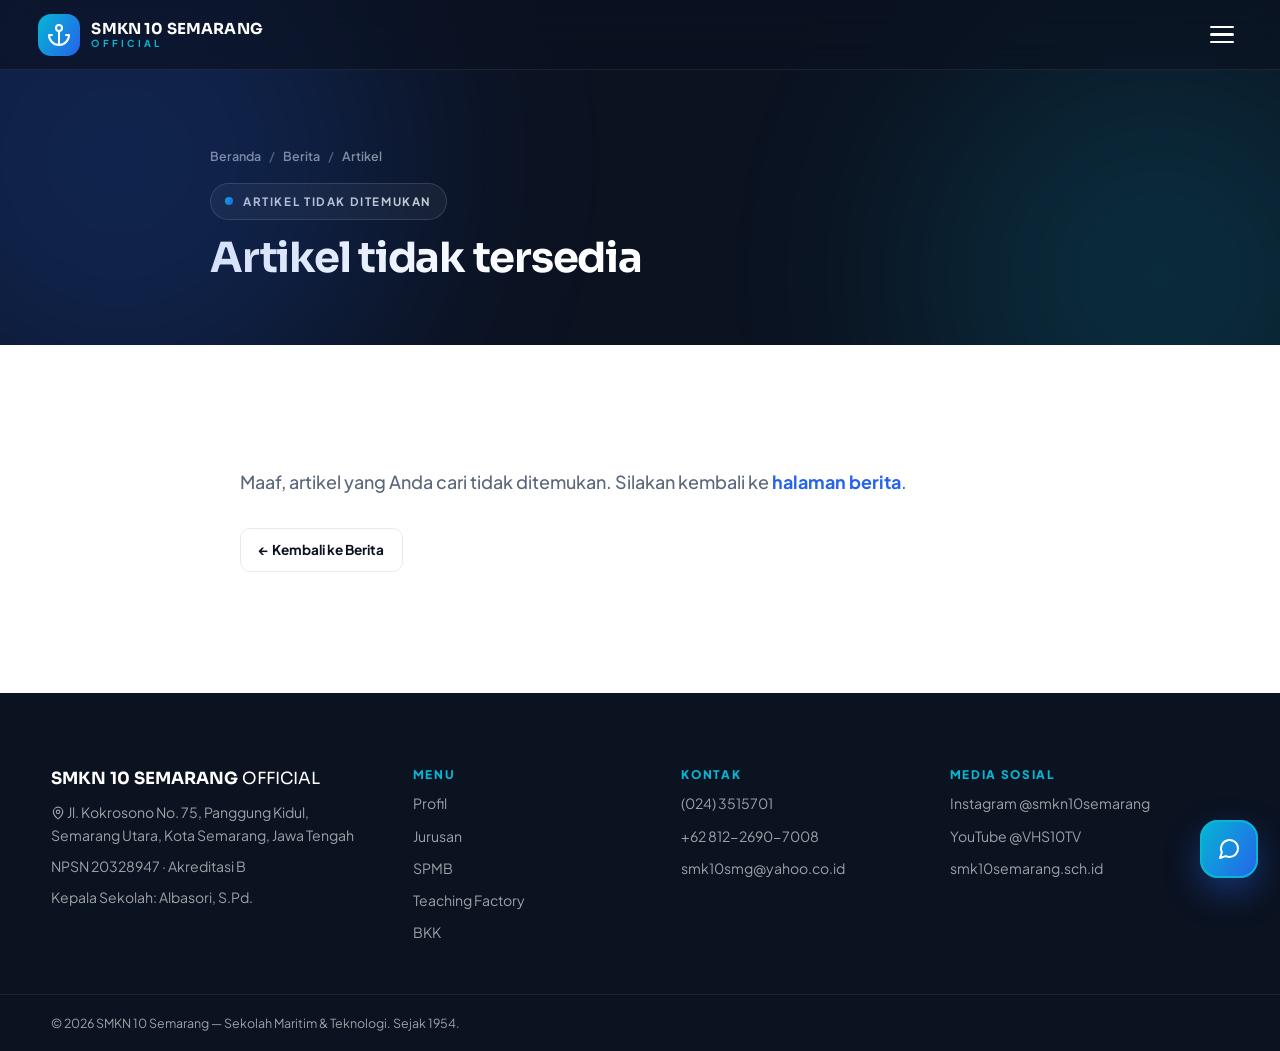
<file: public/artikel.html>
<!DOCTYPE html>
<html lang="id">
<head>
  <meta charset="UTF-8">
  <meta name="viewport" content="width=device-width, initial-scale=1.0">
  <title>Artikel | SMKN 10 Semarang</title>
  <meta name="description" content="Berita dan artikel SMKN 10 Semarang.">
  <link rel="preconnect" href="https://fonts.googleapis.com">
  <link rel="preconnect" href="https://fonts.gstatic.com" crossorigin>
  <link href="https://fonts.googleapis.com/css2?family=Sora:wght@500;600;700&family=Plus+Jakarta+Sans:wght@400;500;600;700;800&display=swap" rel="stylesheet">
  <link rel="icon" href="data:image/svg+xml,%3Csvg xmlns='http://www.w3.org/2000/svg' viewBox='0 0 64 64'%3E%3Crect width='64' height='64' rx='14' fill='%230B1220'/%3E%3Cg fill='none' stroke='%2322D3EE' stroke-width='5' stroke-linecap='round'%3E%3Ccircle cx='32' cy='16' r='7'/%3E%3Cpath d='M32 23v30M15 34H8a24 24 0 0 0 48 0h-7'/%3E%3C/g%3E%3C/svg%3E">
  <link rel="stylesheet" href="assets/css/style.css">
</head>
<body>

  <div class="scroll-progress" id="scrollProgress" aria-hidden="true"></div>
  <div data-component="sprite"></div>
  <header class="navbar" id="navbar" data-component="navbar" data-active="berita"></header>

  <!-- ═══════════ PAGE HERO ═══════════ -->
  <section class="page-hero">
    <div class="hero__mesh" aria-hidden="true">
      <span class="blob blob--a"></span>
      <span class="blob blob--b"></span>
    </div>
    <div class="container" style="max-width:860px">
      <p class="page-hero__crumb"><a href="index.html">Beranda</a> <span>/</span> <a href="berita.html">Berita</a> <span>/</span> Artikel</p>
      <p class="hero__kicker" id="aMeta" style="margin-bottom:16px">Memuat…</p>
      <h1 id="aJudul" style="font-size:clamp(1.7rem,3.6vw,2.6rem)">Memuat artikel…</h1>
    </div>
  </section>

  <!-- ═══════════ ISI ARTIKEL ═══════════ -->
  <section class="section">
    <div class="container" style="max-width:800px">
      <article class="artikel" id="aIsi">
        <p class="lead">Memuat isi artikel…</p>
      </article>
      <p class="form-note" id="aSumber" style="margin-top:30px"></p>
      <div style="margin-top:30px">
        <a href="berita.html" class="btn btn--outline btn--sm">&larr; Kembali ke Berita</a>
      </div>
    </div>
  </section>

  <footer class="footer" data-component="footer"></footer>
  <div data-component="chat"></div>

  <script src="assets/js/config.js" defer></script>
  <script src="assets/js/components.js" defer></script>
  <script src="assets/js/main.js" defer></script>
  <script defer>
  window.addEventListener("DOMContentLoaded", async () => {
    const bulan = ["Januari","Februari","Maret","April","Mei","Juni","Juli","Agustus","September","Oktober","November","Desember"];
    const esc = (s) => String(s ?? "").replace(/[&<>"]/g, (c) => ({"&":"&amp;","<":"&lt;",">":"&gt;",'"':"&quot;"}[c]));
    const id = new URLSearchParams(location.search).get("id");
    const elMeta = document.getElementById("aMeta");
    const elJudul = document.getElementById("aJudul");
    const elIsi = document.getElementById("aIsi");
    const elSumber = document.getElementById("aSumber");
    try {
      const res = await fetch(window.SITE_CONFIG.API_BASE + "/berita.json?v=" + Math.floor(Date.now()/60000), { cache: "no-cache" });
      const rows = await res.json();
      const a = rows.find((r) => r.slug === id);
      if (!a) throw new Error("tidak ditemukan");
      const d = new Date(a.tanggal + "T00:00:00");
      document.title = a.judul + " | SMKN 10 Semarang";
      elMeta.textContent = `${d.getDate()} ${bulan[d.getMonth()]} ${d.getFullYear()}`;
      elJudul.textContent = a.judul;
      elIsi.innerHTML = (a.isi || [a.ringkasan]).map((p) => `<p>${esc(p)}</p>`).join("");
      if (a.sumber) elSumber.innerHTML = `Artikel ini dimigrasikan dari arsip situs lama SMKN 10 Semarang (<a href="${esc(a.sumber)}" target="_blank" rel="noopener">sumber asli</a>).`;
    } catch (e) {
      elMeta.textContent = "Artikel tidak ditemukan";
      elJudul.textContent = "Artikel tidak tersedia";
      elIsi.innerHTML = `<p class="lead">Maaf, artikel yang Anda cari tidak ditemukan. Silakan kembali ke <a href="berita.html" style="color:var(--c2);font-weight:700">halaman berita</a>.</p>`;
    }
  });
  </script>
</body>
</html>
</file>
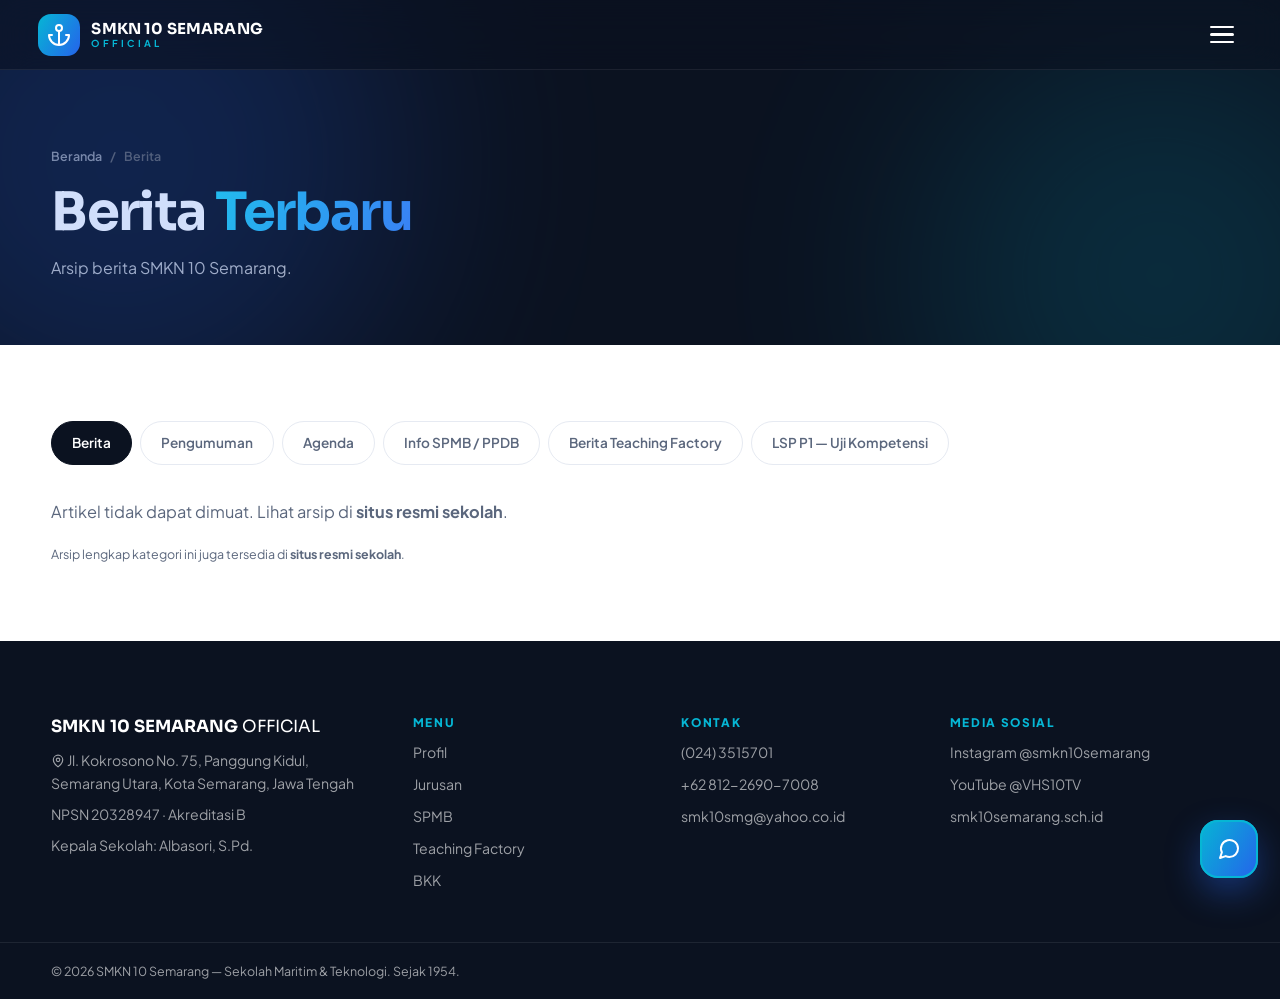
<file: public/berita.html>
<!DOCTYPE html>
<html lang="id">
<head>
  <meta charset="UTF-8">
  <meta name="viewport" content="width=device-width, initial-scale=1.0">
  <title>Berita & Kegiatan | SMKN 10 Semarang</title>
  <meta name="description" content="Berita, agenda, dan kegiatan SMKN 10 Semarang — dari prestasi siswa, kegiatan kesiswaan, sampai kerja sama industri.">
  <link rel="preconnect" href="https://fonts.googleapis.com">
  <link rel="preconnect" href="https://fonts.gstatic.com" crossorigin>
  <link href="https://fonts.googleapis.com/css2?family=Sora:wght@500;600;700&family=Plus+Jakarta+Sans:wght@400;500;600;700;800&display=swap" rel="stylesheet">
  <link rel="icon" href="data:image/svg+xml,%3Csvg xmlns='http://www.w3.org/2000/svg' viewBox='0 0 64 64'%3E%3Crect width='64' height='64' rx='14' fill='%230B1220'/%3E%3Cg fill='none' stroke='%2322D3EE' stroke-width='5' stroke-linecap='round'%3E%3Ccircle cx='32' cy='16' r='7'/%3E%3Cpath d='M32 23v30M15 34H8a24 24 0 0 0 48 0h-7'/%3E%3C/g%3E%3C/svg%3E">
  <link rel="stylesheet" href="assets/css/style.css">
</head>
<body>

  <div class="scroll-progress" id="scrollProgress" aria-hidden="true"></div>
  <div data-component="sprite"></div>
  <header class="navbar" id="navbar" data-component="navbar" data-active="berita"></header>

  <!-- ═══════════ PAGE HERO ═══════════ -->
  <section class="page-hero">
    <div class="hero__mesh" aria-hidden="true">
      <span class="blob blob--a"></span>
      <span class="blob blob--b"></span>
    </div>
    <div class="container">
      <p class="page-hero__crumb"><a href="index.html">Beranda</a> <span>/</span> <span id="crumbKategori">Berita</span></p>
      <h1 id="judulKategori">Berita <em>&amp; Kegiatan</em></h1>
      <p class="page-hero__lead" id="deskKategori">Kabar terbaru dari SMKN 10 Semarang.</p>
    </div>
  </section>

  <!-- ═══════════ FILTER KATEGORI ═══════════ -->
  <section class="section--slim section">
    <div class="container">
      <div class="rumpun-tabs" id="kategoriTabs" aria-label="Pilih kategori"></div>

      <div class="anno-list" id="artikelList" style="margin-top:10px">
        <p class="lead">Memuat artikel…</p>
      </div>

      <p class="form-note" id="arsipNote" style="margin-top:18px"></p>
    </div>
  </section>

  <footer class="footer" data-component="footer"></footer>
  <div data-component="chat"></div>

  <script src="assets/js/config.js" defer></script>
  <script src="assets/js/components.js" defer></script>
  <script src="assets/js/main.js" defer></script>
  <script defer>
  /* Halaman arsip serbaguna: ?k=<kategori> menampilkan artikel kategori itu.
     Artikel diambil dari API (berita.json / pengumuman.json); tiap kategori juga
     menautkan arsip lengkapnya di situs lama — tidak ada informasi yang hilang. */
  window.addEventListener("DOMContentLoaded", async () => {
    const BASE = window.SITE_CONFIG.API_BASE;
    const KATEGORI = {
      "berita":            { nama: "Berita",              resmi: "https://smk10semarang.sch.id/berita/" },
      "pengumuman":        { nama: "Pengumuman",          resmi: "https://smk10semarang.sch.id/pengumuman/", sumber: "pengumuman" },
      "agenda":            { nama: "Agenda",              resmi: "https://smk10semarang.sch.id/agenda/" },
      "ppdb":              { nama: "Info SPMB / PPDB",    resmi: "https://smk10semarang.sch.id/category/ppdb/" },
      "fim":               { nama: "Forum Ilmiah Mingguan", resmi: "https://smk10semarang.sch.id/forum-ilmiah-mingguan/" },
      "kesiswaan":         { nama: "Kesiswaan",           resmi: "https://smk10semarang.sch.id/" },
      "komunitas-belajar": { nama: "Komunitas Belajar",   resmi: "https://smk10semarang.sch.id/" },
      "parenting":         { nama: "Parenting",           resmi: "https://smk10semarang.sch.id/" },
      "kerohanian":        { nama: "Kerohanian",          resmi: "https://smk10semarang.sch.id/" },
      "laporan-bos":       { nama: "Laporan BOS",         resmi: "https://smk10semarang.sch.id/" },
      "tefa":              { nama: "Berita Teaching Factory", resmi: "https://smk10semarang.sch.id/category/tefa/" },
      "mou":               { nama: "MOU Industri",        resmi: "https://smk10semarang.sch.id/mou/" },
      "pelatihan":         { nama: "Kerjasama — Pelatihan", resmi: "https://smk10semarang.sch.id/category/pelatihan/" },
      "studi-tiru":        { nama: "Kerjasama — Studi Tiru", resmi: "https://smk10semarang.sch.id/category/studi-tiru/" },
      "narasumber":        { nama: "Kerjasama — Narasumber", resmi: "https://smk10semarang.sch.id/category/narasumber/" },
      "perguruan-tinggi":  { nama: "Kerjasama — Perguruan Tinggi", resmi: "https://smk10semarang.sch.id/category/perguruan-tinggi/" },
      "instansi":          { nama: "Kerjasama — Instansi Pemerintah", resmi: "https://smk10semarang.sch.id/category/instansi/" },
      "swasta":            { nama: "Kerjasama — Swasta",  resmi: "https://smk10semarang.sch.id/category/swasta/" },
      "lsp-p1":            { nama: "LSP P1 — Uji Kompetensi", resmi: "https://smk10semarang.sch.id/category/lsp-p1/" },
      "magang-guru":       { nama: "SMK PK — Magang Guru", resmi: "https://smk10semarang.sch.id/" },
      "magang-jepang":     { nama: "SMK PK — Magang Jepang", resmi: "https://smk10semarang.sch.id/" },
      "praktisi-mengajar": { nama: "SMK PK — Praktisi Mengajar", resmi: "https://smk10semarang.sch.id/" },
      "workshop":          { nama: "SMK PK — Workshop",   resmi: "https://smk10semarang.sch.id/" },
      "guru-menulis":      { nama: "Guru Menulis",        resmi: "https://smk10semarang.sch.id/" },
      "catatan-ceo":       { nama: "Catatan CEO",         resmi: "https://smk10semarang.sch.id/" },
      "kultum-ramadhan":   { nama: "Kultum Ramadhan",     resmi: "https://smk10semarang.sch.id/" },
      "siswa-menulis":     { nama: "Siswa Menulis",       resmi: "https://smk10semarang.sch.id/" }
    };
    const TAB_UTAMA = ["berita", "pengumuman", "agenda", "ppdb", "tefa", "lsp-p1"];
    const bulan = ["Jan","Feb","Mar","Apr","Mei","Jun","Jul","Agu","Sep","Okt","Nov","Des"];
    const esc = (s) => String(s ?? "").replace(/[&<>"]/g, (c) => ({"&":"&amp;","<":"&lt;",">":"&gt;",'"':"&quot;"}[c]));

    const k = new URLSearchParams(location.search).get("k") || "berita";
    const info = KATEGORI[k] || KATEGORI["berita"];

    document.title = info.nama + " | SMKN 10 Semarang";
    document.getElementById("crumbKategori").textContent = info.nama;
    document.getElementById("judulKategori").innerHTML = esc(info.nama).replace(/^(\S+)/, "$1").replace(/ (—|&amp;) /, " $1 ") ;
    document.getElementById("judulKategori").innerHTML = (() => {
      const parts = info.nama.split(" ");
      return esc(parts[0]) + " <em>" + esc(parts.slice(1).join(" ") || "Terbaru") + "</em>";
    })();
    document.getElementById("deskKategori").textContent = "Arsip " + info.nama.toLowerCase() + " SMKN 10 Semarang.";

    // tab kategori utama
    document.getElementById("kategoriTabs").innerHTML = TAB_UTAMA.map((key) =>
      `<a class="rumpun-tab ${key === k ? "is-active" : ""}" href="berita.html?k=${key}">${esc(KATEGORI[key].nama)}</a>`
    ).join("");

    const list = document.getElementById("artikelList");
    const note = document.getElementById("arsipNote");
    note.innerHTML = `Arsip lengkap kategori ini juga tersedia di <a href="${info.resmi}" target="_blank" rel="noopener"><strong>situs resmi sekolah</strong></a>.`;

    try {
      let rows;
      if (info.sumber === "pengumuman") {
        const res = await fetch(BASE + "/pengumuman.json?v=" + Math.floor(Date.now()/60000), { cache: "no-cache" });
        rows = (await res.json()).map(({ _catatan, ...r }) => ({ ...r, ringkasan: r.isi, url: "#" }));
      } else {
        const res = await fetch(BASE + "/berita.json?v=" + Math.floor(Date.now()/60000), { cache: "no-cache" });
        rows = (await res.json()).map(({ _catatan, ...r }) => r).filter((r) => r.kategori === k);
      }
      rows.sort((a, b) => (a.tanggal < b.tanggal ? 1 : -1));
      if (!rows.length) {
        list.innerHTML = `<p class="lead">Belum ada artikel pada kategori ini di situs baru — silakan lihat arsipnya di <a href="${info.resmi}" target="_blank" rel="noopener"><strong>situs resmi</strong></a>.</p>`;
        return;
      }
      list.innerHTML = rows.map((r) => {
        const d = new Date(r.tanggal + "T00:00:00");
        const internal = !!r.slug;
        const href = internal ? ("artikel.html?id=" + r.slug) : (r.url && r.url !== "#" ? r.url : info.resmi);
        return `
        <a href="${esc(href)}"${internal ? "" : " target=\"_blank\" rel=\"noopener\""} class="anno">
          <span class="anno__date"><strong>${String(d.getDate()).padStart(2, "0")}</strong><small>${bulan[d.getMonth()]} ${d.getFullYear()}</small></span>
          <span class="anno__body"><strong>${esc(r.judul)}</strong><small>${esc(r.ringkasan || "")}</small></span>
          <svg class="ic anno__arrow" aria-hidden="true"><use href="#i-arrow"/></svg>
        </a>`;
      }).join("");
    } catch (err) {
      list.innerHTML = `<p class="lead">Artikel tidak dapat dimuat. Lihat arsip di <a href="${info.resmi}" target="_blank" rel="noopener"><strong>situs resmi sekolah</strong></a>.</p>`;
    }
  });
  </script>
</body>
</html>
</file>
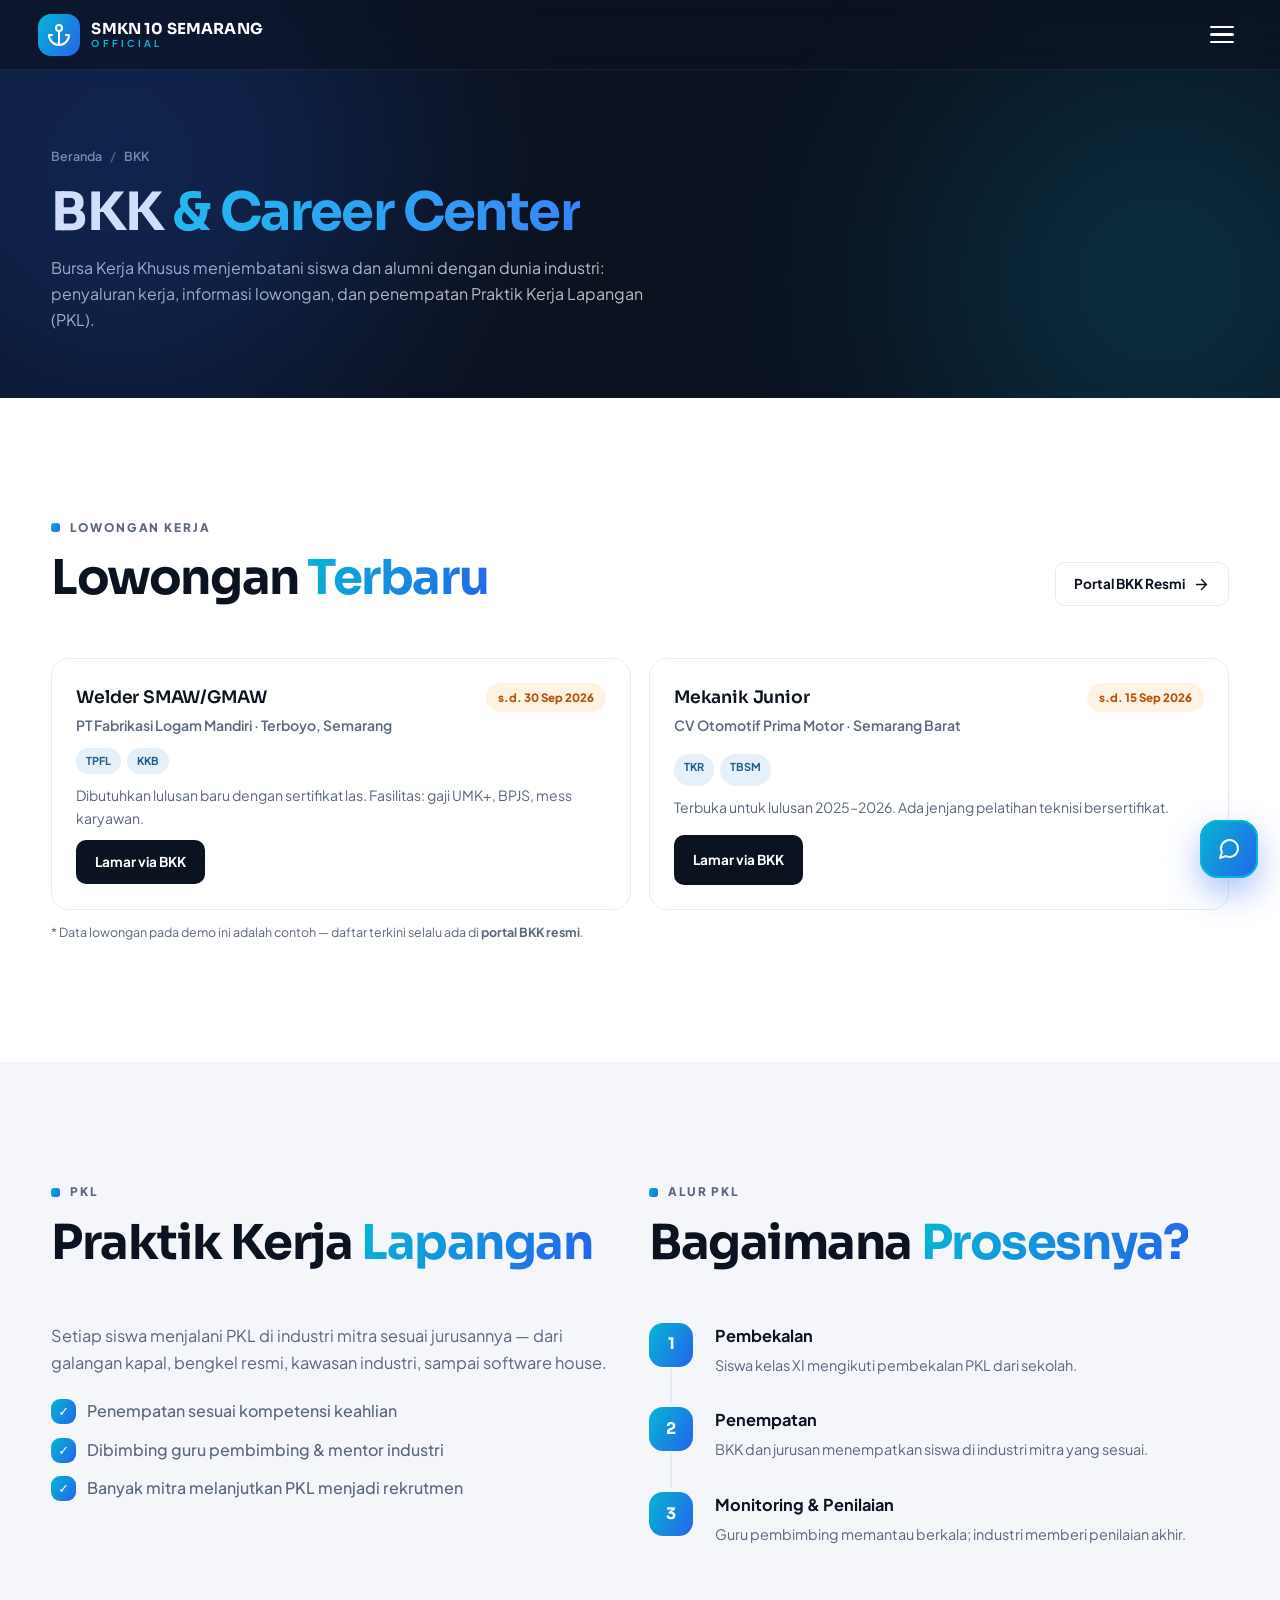
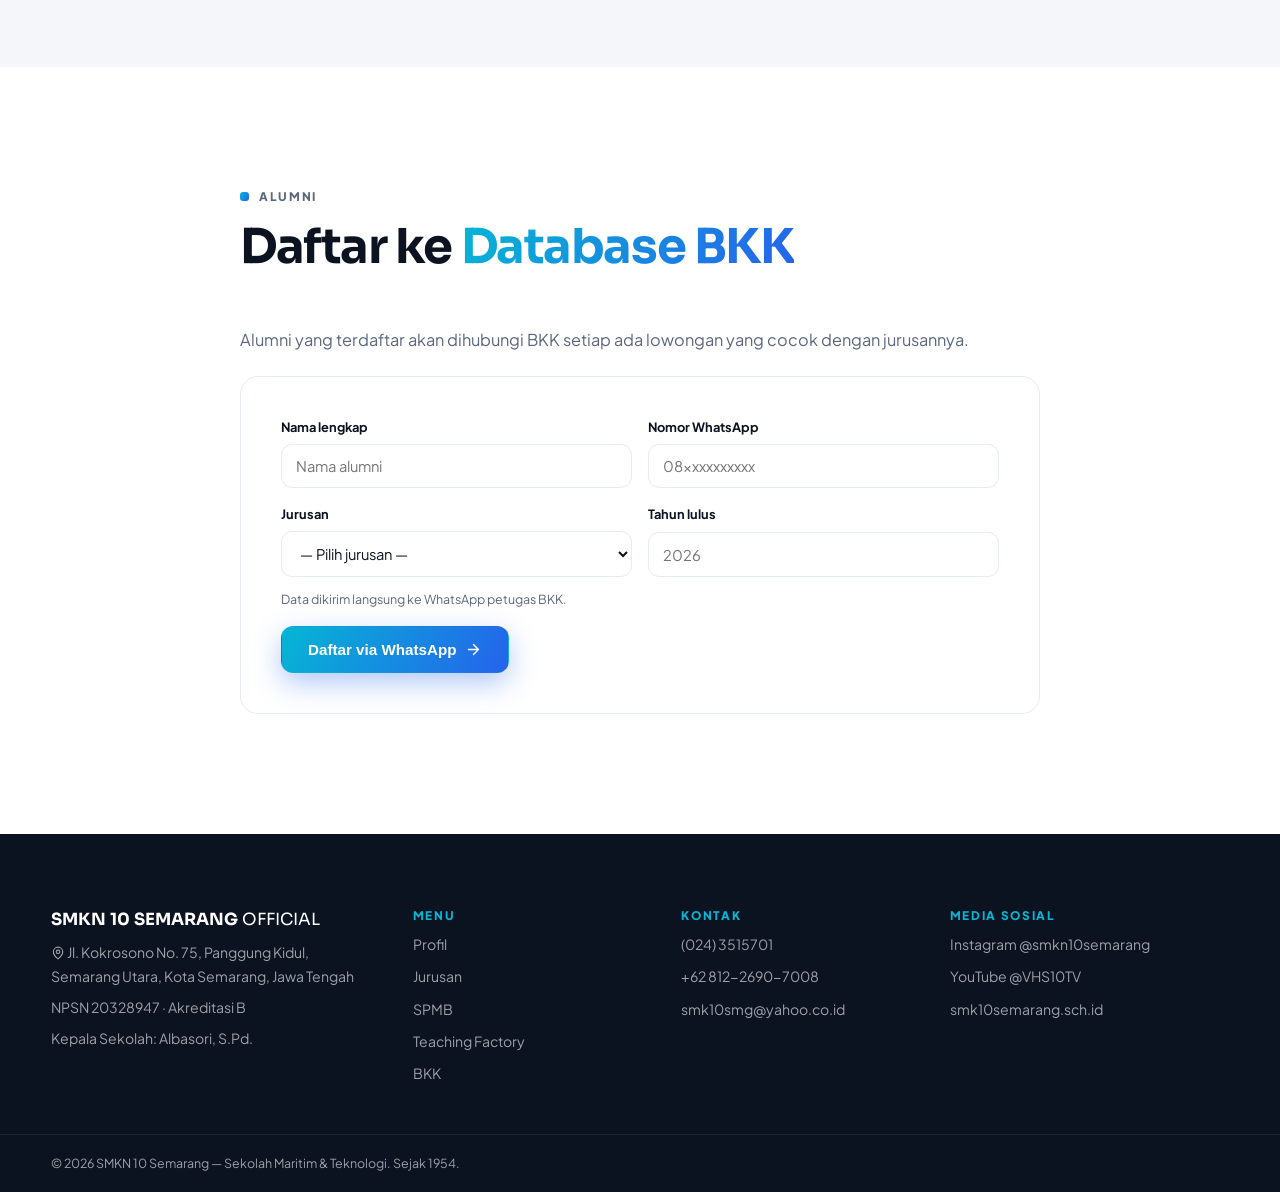
<file: public/bkk.html>
<!DOCTYPE html>
<html lang="id">
<head>
  <meta charset="UTF-8">
  <meta name="viewport" content="width=device-width, initial-scale=1.0">
  <title>BKK & Career Center | SMKN 10 Semarang</title>
  <meta name="description" content="Bursa Kerja Khusus (BKK) SMKN 10 Semarang: lowongan kerja untuk lulusan, informasi PKL, dan pendaftaran alumni. Jembatan sekolah dengan dunia industri.">
  <link rel="preconnect" href="https://fonts.googleapis.com">
  <link rel="preconnect" href="https://fonts.gstatic.com" crossorigin>
  <link href="https://fonts.googleapis.com/css2?family=Sora:wght@500;600;700&family=Plus+Jakarta+Sans:wght@400;500;600;700;800&display=swap" rel="stylesheet">
  <link rel="icon" href="data:image/svg+xml,%3Csvg xmlns='http://www.w3.org/2000/svg' viewBox='0 0 64 64'%3E%3Crect width='64' height='64' rx='14' fill='%230B1220'/%3E%3Cg fill='none' stroke='%2322D3EE' stroke-width='5' stroke-linecap='round'%3E%3Ccircle cx='32' cy='16' r='7'/%3E%3Cpath d='M32 23v30M15 34H8a24 24 0 0 0 48 0h-7'/%3E%3C/g%3E%3C/svg%3E">
  <link rel="stylesheet" href="assets/css/style.css">
</head>
<body>

  <div class="scroll-progress" id="scrollProgress" aria-hidden="true"></div>
  <div data-component="sprite"></div>
  <header class="navbar" id="navbar" data-component="navbar" data-active="bkk"></header>

  <!-- ═══════════ PAGE HERO ═══════════ -->
  <section class="page-hero">
    <div class="hero__mesh" aria-hidden="true">
      <span class="blob blob--a"></span>
      <span class="blob blob--b"></span>
    </div>
    <div class="container">
      <p class="page-hero__crumb"><a href="index.html">Beranda</a> <span>/</span> BKK</p>
      <h1>BKK <em>&amp; Career Center</em></h1>
      <p class="page-hero__lead">
        Bursa Kerja Khusus menjembatani siswa dan alumni dengan dunia industri:
        penyaluran kerja, informasi lowongan, dan penempatan Praktik Kerja Lapangan (PKL).
      </p>
    </div>
  </section>

  <!-- ═══════════ LOWONGAN ═══════════ -->
  <section class="section" id="lowongan">
    <div class="container">
      <div class="section-head section-head--row reveal">
        <div>
          <p class="eyebrow">Lowongan Kerja</p>
          <h2 class="section-title">Lowongan <em>Terbaru</em></h2>
        </div>
        <a href="https://www.bkk.smk10semarang.sch.id" class="btn btn--outline btn--sm" target="_blank" rel="noopener">Portal BKK Resmi <svg class="ic btn__arrow" aria-hidden="true"><use href="#i-arrow"/></svg></a>
      </div>

      <div class="low-grid" data-source="lowongan">
        <div class="low-card reveal">
          <div class="low-card__top">
            <div><h3>Welder SMAW/GMAW</h3><span class="low-card__company">PT Fabrikasi Logam Mandiri · Terboyo, Semarang</span></div>
            <span class="low-deadline">s.d. 30 Sep 2026</span>
          </div>
          <div class="low-chips"><span class="low-chip">TPFL</span><span class="low-chip">KKB</span></div>
          <p>Dibutuhkan lulusan baru dengan sertifikat las. Fasilitas: gaji UMK+, BPJS, mess karyawan.</p>
          <a class="btn btn--navy btn--sm" style="justify-self:start" href="https://wa.me/6281226907008?text=Halo%20BKK%2C%20saya%20ingin%20melamar%20posisi%20Welder" target="_blank" rel="noopener">Lamar via BKK</a>
        </div>
        <div class="low-card reveal">
          <div class="low-card__top">
            <div><h3>Mekanik Junior</h3><span class="low-card__company">CV Otomotif Prima Motor · Semarang Barat</span></div>
            <span class="low-deadline">s.d. 15 Sep 2026</span>
          </div>
          <div class="low-chips"><span class="low-chip">TKR</span><span class="low-chip">TBSM</span></div>
          <p>Terbuka untuk lulusan 2025–2026. Ada jenjang pelatihan teknisi bersertifikat.</p>
          <a class="btn btn--navy btn--sm" style="justify-self:start" href="https://wa.me/6281226907008?text=Halo%20BKK%2C%20saya%20ingin%20melamar%20posisi%20Mekanik%20Junior" target="_blank" rel="noopener">Lamar via BKK</a>
        </div>
      </div>
      <p class="form-note reveal">* Data lowongan pada demo ini adalah contoh — daftar terkini selalu ada di <a href="https://www.bkk.smk10semarang.sch.id" target="_blank" rel="noopener"><strong>portal BKK resmi</strong></a>.</p>
    </div>
  </section>

  <!-- ═══════════ PKL ═══════════ -->
  <section class="section section--soft" id="pkl">
    <div class="container">
      <div class="low-grid">
        <div class="reveal">
          <div class="section-head">
            <p class="eyebrow">PKL</p>
            <h2 class="section-title">Praktik Kerja <em>Lapangan</em></h2>
          </div>
          <p class="lead" style="margin-bottom:18px">
            Setiap siswa menjalani PKL di industri mitra sesuai jurusannya — dari galangan kapal,
            bengkel resmi, kawasan industri, sampai software house.
          </p>
          <ul class="checklist">
            <li>Penempatan sesuai kompetensi keahlian</li>
            <li>Dibimbing guru pembimbing &amp; mentor industri</li>
            <li>Banyak mitra melanjutkan PKL menjadi rekrutmen</li>
          </ul>
        </div>
        <div class="reveal">
          <div class="section-head">
            <p class="eyebrow">Alur PKL</p>
            <h2 class="section-title">Bagaimana <em>Prosesnya?</em></h2>
          </div>
          <div class="timeline">
            <div class="tstep">
              <span class="tstep__num">1</span>
              <div class="tstep__body"><strong>Pembekalan</strong><p>Siswa kelas XI mengikuti pembekalan PKL dari sekolah.</p></div>
            </div>
            <div class="tstep">
              <span class="tstep__num">2</span>
              <div class="tstep__body"><strong>Penempatan</strong><p>BKK dan jurusan menempatkan siswa di industri mitra yang sesuai.</p></div>
            </div>
            <div class="tstep">
              <span class="tstep__num">3</span>
              <div class="tstep__body"><strong>Monitoring &amp; Penilaian</strong><p>Guru pembimbing memantau berkala; industri memberi penilaian akhir.</p></div>
            </div>
          </div>
        </div>
      </div>
    </div>
  </section>

  <!-- ═══════════ FORM ALUMNI ═══════════ -->
  <section class="section" id="alumni-daftar">
    <div class="container" style="max-width:800px">
      <div class="section-head reveal">
        <p class="eyebrow">Alumni</p>
        <h2 class="section-title">Daftar ke <em>Database BKK</em></h2>
      </div>
      <p class="lead reveal" style="margin-bottom:22px">
        Alumni yang terdaftar akan dihubungi BKK setiap ada lowongan yang cocok dengan jurusannya.
      </p>
      <form class="form-card reveal" data-wa="Halo BKK SMKN 10 Semarang, saya alumni dan ingin terdaftar di database BKK.">
        <div class="form-grid">
          <div class="field">
            <label for="b-nama">Nama lengkap</label>
            <input id="b-nama" name="nama" data-label="Nama" type="text" required placeholder="Nama alumni">
          </div>
          <div class="field">
            <label for="b-hp">Nomor WhatsApp</label>
            <input id="b-hp" name="hp" data-label="No. WA" type="tel" required placeholder="08xxxxxxxxxx">
          </div>
          <div class="field">
            <label for="b-jurusan">Jurusan</label>
            <select id="b-jurusan" name="jurusan" data-label="Jurusan">
              <option value="">— Pilih jurusan —</option>
              <option>Nautika Kapal Niaga (NKN)</option>
              <option>Konstruksi Kapal Baja (KKB)</option>
              <option>Teknik Pemesinan Kapal (TPK)</option>
              <option>Teknik Pengelasan &amp; Fabrikasi Logam (TPFL)</option>
              <option>Teknik Kendaraan Ringan (TKR)</option>
              <option>Teknik Sepeda Motor (TBSM)</option>
              <option>Perawatan Bodi Otomotif (PBO)</option>
              <option>Rekayasa Perangkat Lunak &amp; Gim (RPLG)</option>
              <option>Manajemen Logistik (MANLOG)</option>
            </select>
          </div>
          <div class="field">
            <label for="b-lulus">Tahun lulus</label>
            <input id="b-lulus" name="lulus" data-label="Tahun lulus" type="number" min="1960" max="2030" placeholder="2026">
          </div>
        </div>
        <p class="form-note">Data dikirim langsung ke WhatsApp petugas BKK.</p>
        <button type="submit" class="btn btn--acc" style="margin-top:16px">Daftar via WhatsApp <svg class="ic btn__arrow" aria-hidden="true"><use href="#i-arrow"/></svg></button>
      </form>
    </div>
  </section>

  <footer class="footer" data-component="footer"></footer>
  <div data-component="chat"></div>

  <script src="assets/js/config.js" defer></script>
  <script src="assets/js/components.js" defer></script>
  <script src="assets/js/main.js" defer></script>
  <script src="assets/js/data.js" defer></script>
</body>
</html>
</file>
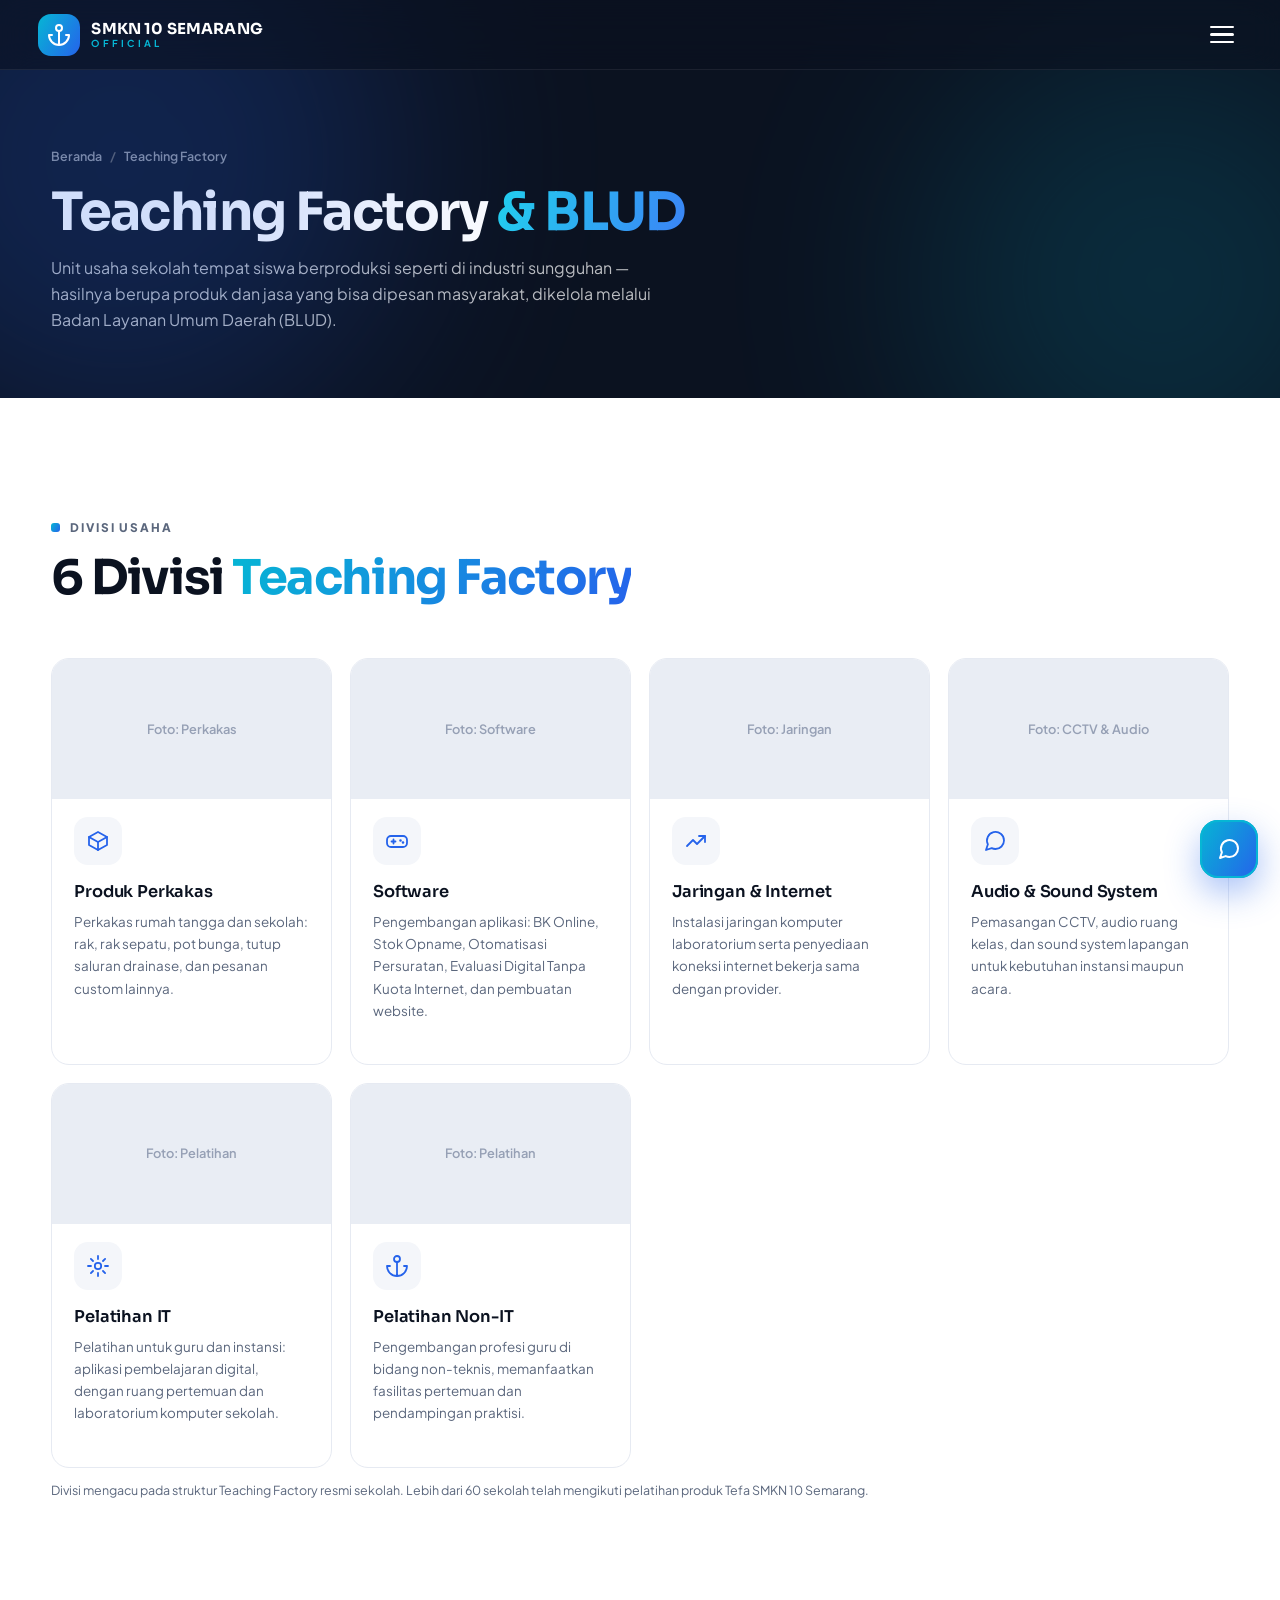
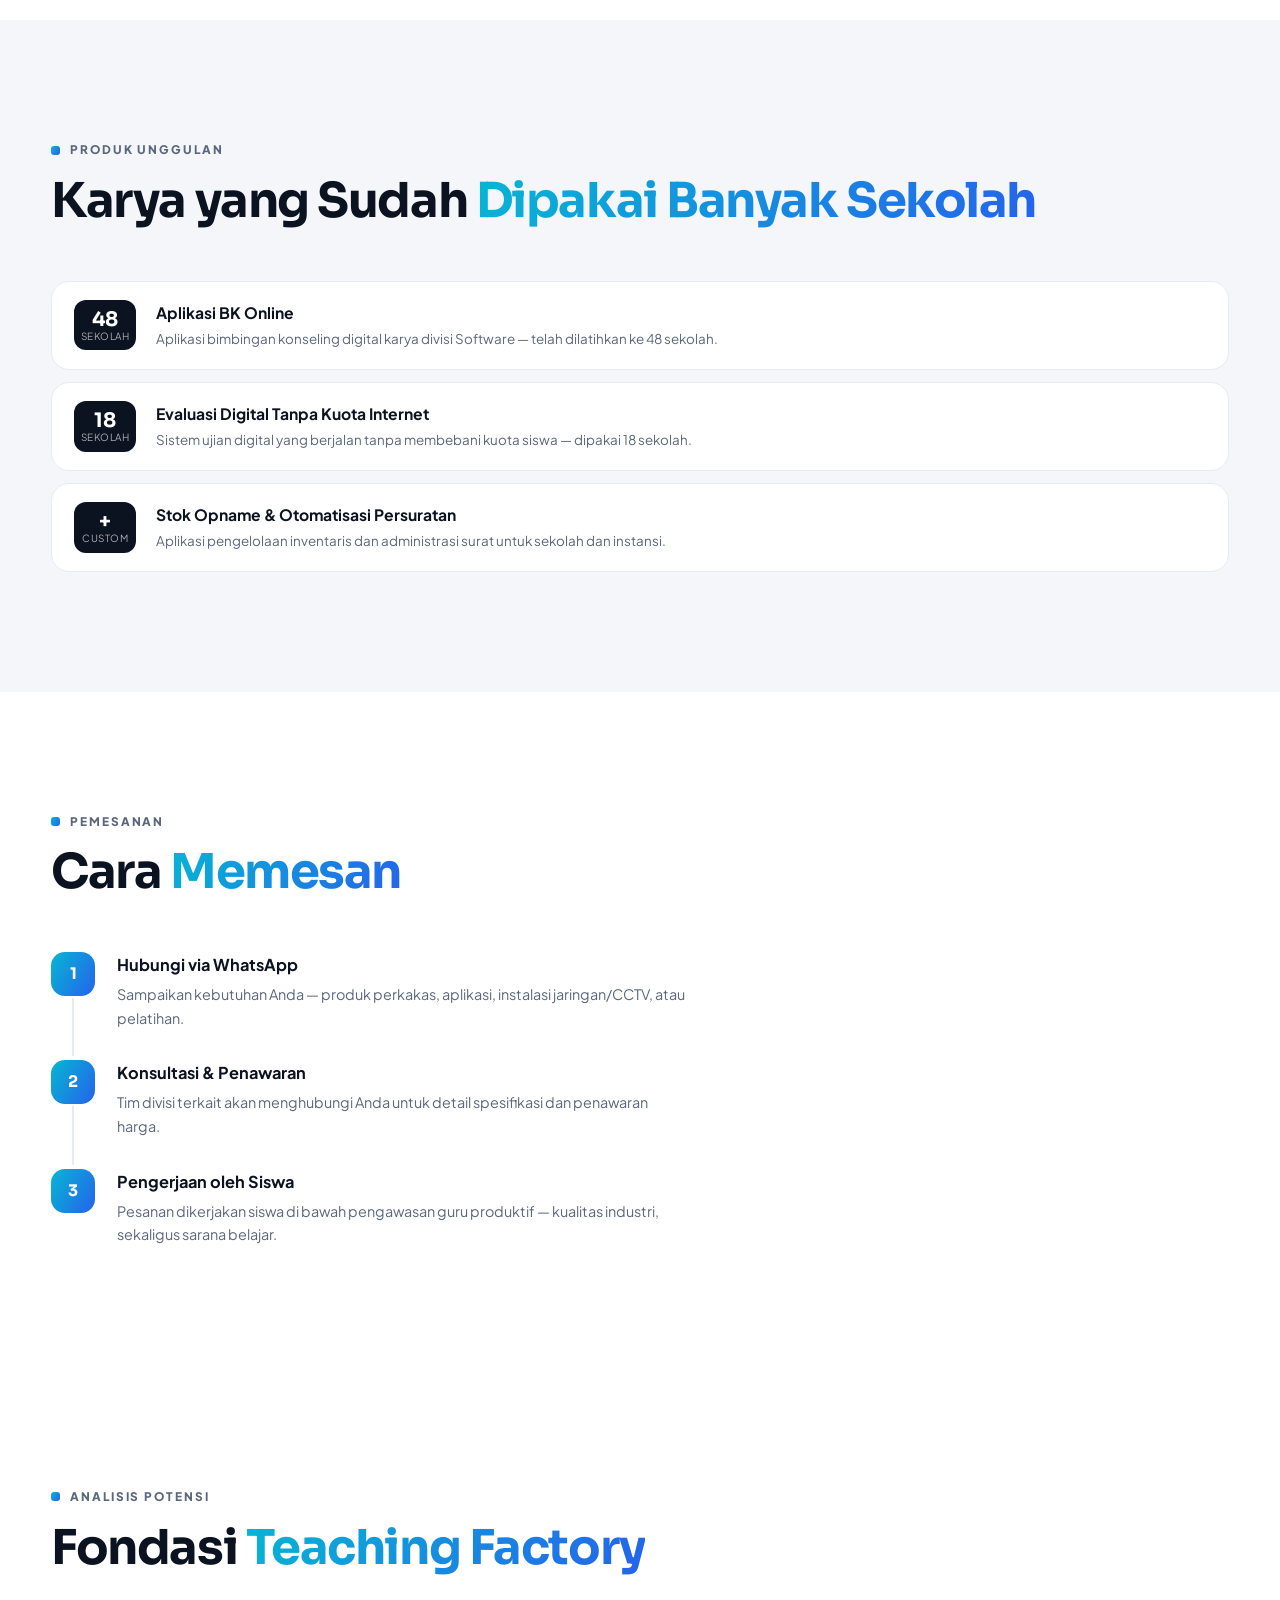
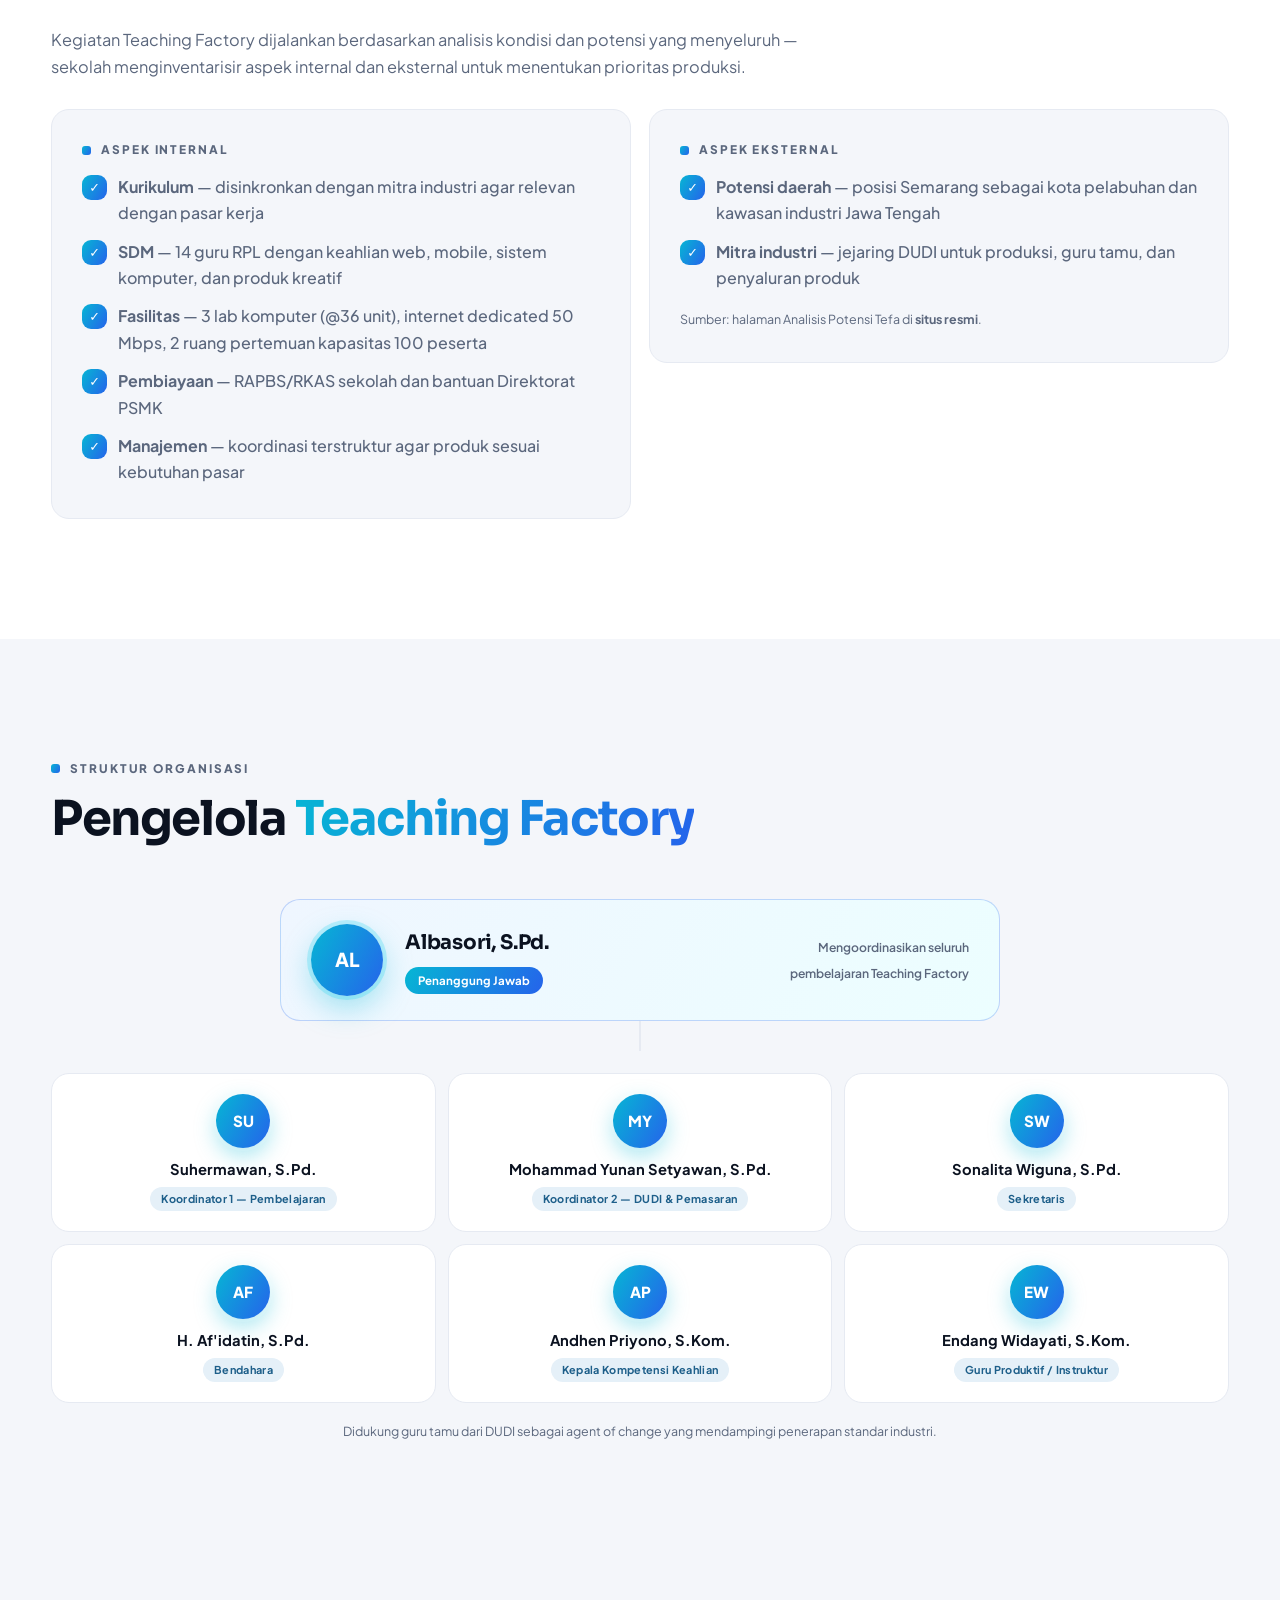
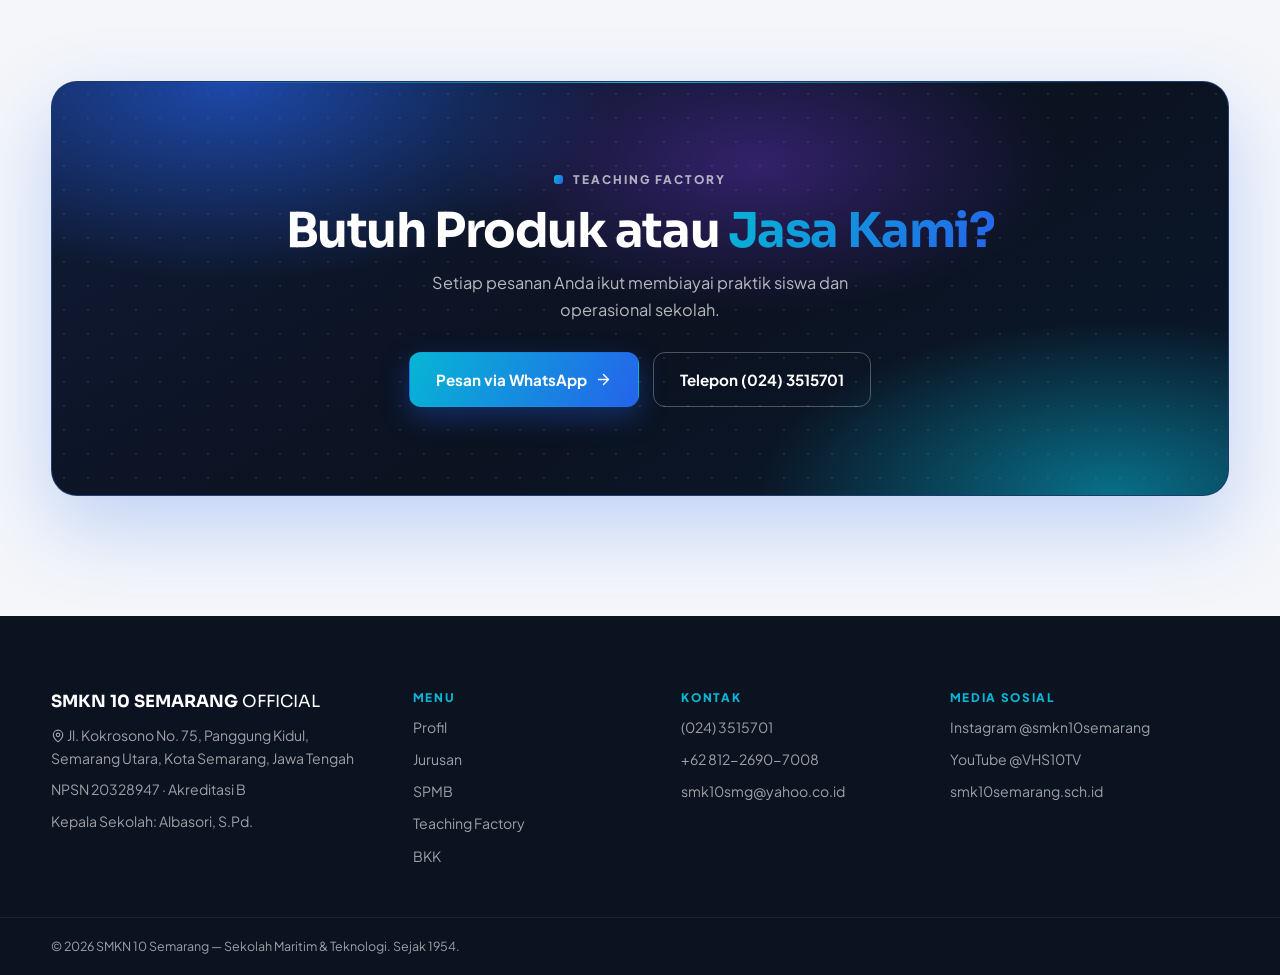
<file: public/blud.html>
<!DOCTYPE html>
<html lang="id">
<head>
  <meta charset="UTF-8">
  <meta name="viewport" content="width=device-width, initial-scale=1.0">
  <title>Teaching Factory · BLUD | SMKN 10 Semarang</title>
  <meta name="description" content="Teaching Factory SMKN 10 Semarang: 6 divisi usaha sekolah — produk perkakas, software, jaringan & internet, audio & CCTV, serta pelatihan guru. Pesan produk dan jasa karya siswa.">
  <link rel="preconnect" href="https://fonts.googleapis.com">
  <link rel="preconnect" href="https://fonts.gstatic.com" crossorigin>
  <link href="https://fonts.googleapis.com/css2?family=Sora:wght@500;600;700&family=Plus+Jakarta+Sans:wght@400;500;600;700;800&display=swap" rel="stylesheet">
  <link rel="icon" href="data:image/svg+xml,%3Csvg xmlns='http://www.w3.org/2000/svg' viewBox='0 0 64 64'%3E%3Crect width='64' height='64' rx='14' fill='%230B1220'/%3E%3Cg fill='none' stroke='%2322D3EE' stroke-width='5' stroke-linecap='round'%3E%3Ccircle cx='32' cy='16' r='7'/%3E%3Cpath d='M32 23v30M15 34H8a24 24 0 0 0 48 0h-7'/%3E%3C/g%3E%3C/svg%3E">
  <link rel="stylesheet" href="assets/css/style.css">
</head>
<body>

  <div class="scroll-progress" id="scrollProgress" aria-hidden="true"></div>
  <div data-component="sprite"></div>
  <header class="navbar" id="navbar" data-component="navbar" data-active="tefa"></header>

  <!-- ═══════════ PAGE HERO ═══════════ -->
  <section class="page-hero">
    <div class="hero__mesh" aria-hidden="true">
      <span class="blob blob--a"></span>
      <span class="blob blob--b"></span>
    </div>
    <div class="container">
      <p class="page-hero__crumb"><a href="index.html">Beranda</a> <span>/</span> Teaching Factory</p>
      <h1>Teaching Factory <em>&amp; BLUD</em></h1>
      <p class="page-hero__lead">
        Unit usaha sekolah tempat siswa berproduksi seperti di industri sungguhan —
        hasilnya berupa produk dan jasa yang bisa dipesan masyarakat, dikelola melalui
        Badan Layanan Umum Daerah (BLUD).
      </p>
    </div>
  </section>

  <!-- ═══════════ DIVISI ═══════════ -->
  <section class="section" id="divisi">
    <div class="container">
      <div class="section-head reveal">
        <p class="eyebrow">Divisi Usaha</p>
        <h2 class="section-title">6 Divisi <em>Teaching Factory</em></h2>
      </div>
      <div class="jurusan-grid">
        <div class="jcard reveal">
          <div class="photo-ph jcard__photo"><span class="photo-ph__label">Foto: Perkakas</span>
          <img src="https://images.unsplash.com/photo-1504328345606-18bbc8c9d7d1?auto=format&fit=crop&w=900&q=70" alt="Pengerjaan logam" loading="lazy" onerror="this.remove()">
        </div>
        <svg class="jcard__icon" aria-hidden="true"><use href="#i-box"/></svg>
          <h3>Produk Perkakas</h3>
          <p>Perkakas rumah tangga dan sekolah: rak, rak sepatu, pot bunga, tutup saluran drainase, dan pesanan custom lainnya.</p>
        </div>
        <div class="jcard reveal">
          <div class="photo-ph jcard__photo"><span class="photo-ph__label">Foto: Software</span>
          <img src="https://images.unsplash.com/photo-1460925895917-afdab827c52f?auto=format&fit=crop&w=900&q=70" alt="Pengembangan aplikasi" loading="lazy" onerror="this.remove()">
        </div>
        <svg class="jcard__icon" aria-hidden="true"><use href="#i-gamepad"/></svg>
          <h3>Software</h3>
          <p>Pengembangan aplikasi: BK Online, Stok Opname, Otomatisasi Persuratan, Evaluasi Digital Tanpa Kuota Internet, dan pembuatan website.</p>
        </div>
        <div class="jcard reveal">
          <div class="photo-ph jcard__photo"><span class="photo-ph__label">Foto: Jaringan</span>
          <img src="https://images.unsplash.com/photo-1517430816045-df4b7de11d1d?auto=format&fit=crop&w=900&q=70" alt="Instalasi perangkat jaringan" loading="lazy" onerror="this.remove()">
        </div>
        <svg class="jcard__icon" aria-hidden="true"><use href="#i-trend"/></svg>
          <h3>Jaringan &amp; Internet</h3>
          <p>Instalasi jaringan komputer laboratorium serta penyediaan koneksi internet bekerja sama dengan provider.</p>
        </div>
        <div class="jcard reveal">
          <div class="photo-ph jcard__photo"><span class="photo-ph__label">Foto: CCTV & Audio</span>
          <img src="https://images.unsplash.com/photo-1557597774-9d273605dfa9?auto=format&fit=crop&w=900&q=70" alt="Kamera CCTV" loading="lazy" onerror="this.remove()">
        </div>
        <svg class="jcard__icon" aria-hidden="true"><use href="#i-chat"/></svg>
          <h3>Audio &amp; Sound System</h3>
          <p>Pemasangan CCTV, audio ruang kelas, dan sound system lapangan untuk kebutuhan instansi maupun acara.</p>
        </div>
        <div class="jcard reveal">
          <div class="photo-ph jcard__photo"><span class="photo-ph__label">Foto: Pelatihan</span>
          <img src="https://images.unsplash.com/photo-1571260899304-425eee4c7efc?auto=format&fit=crop&w=900&q=70" alt="Pelatihan di ruang kelas" loading="lazy" onerror="this.remove()">
        </div>
        <svg class="jcard__icon" aria-hidden="true"><use href="#i-gear"/></svg>
          <h3>Pelatihan IT</h3>
          <p>Pelatihan untuk guru dan instansi: aplikasi pembelajaran digital, dengan ruang pertemuan dan laboratorium komputer sekolah.</p>
        </div>
        <div class="jcard reveal">
          <div class="photo-ph jcard__photo"><span class="photo-ph__label">Foto: Pelatihan</span>
          <img src="https://images.unsplash.com/photo-1523240795612-9a054b0db644?auto=format&fit=crop&w=900&q=70" alt="Diskusi kelompok" loading="lazy" onerror="this.remove()">
        </div>
        <svg class="jcard__icon" aria-hidden="true"><use href="#i-anchor"/></svg>
          <h3>Pelatihan Non-IT</h3>
          <p>Pengembangan profesi guru di bidang non-teknis, memanfaatkan fasilitas pertemuan dan pendampingan praktisi.</p>
        </div>
      </div>
      <p class="form-note reveal">Divisi mengacu pada struktur Teaching Factory resmi sekolah. Lebih dari 60 sekolah telah mengikuti pelatihan produk Tefa SMKN 10 Semarang.</p>
    </div>
  </section>

  <!-- ═══════════ PRODUK UNGGULAN ═══════════ -->
  <section class="section section--soft">
    <div class="container">
      <div class="section-head reveal">
        <p class="eyebrow">Produk Unggulan</p>
        <h2 class="section-title">Karya yang Sudah <em>Dipakai Banyak Sekolah</em></h2>
      </div>
      <div class="anno-list">
        <div class="anno reveal">
          <span class="anno__date"><strong>48</strong><small>Sekolah</small></span>
          <span class="anno__body">
            <strong>Aplikasi BK Online</strong>
            <small>Aplikasi bimbingan konseling digital karya divisi Software — telah dilatihkan ke 48 sekolah.</small>
          </span>
        </div>
        <div class="anno reveal">
          <span class="anno__date"><strong>18</strong><small>Sekolah</small></span>
          <span class="anno__body">
            <strong>Evaluasi Digital Tanpa Kuota Internet</strong>
            <small>Sistem ujian digital yang berjalan tanpa membebani kuota siswa — dipakai 18 sekolah.</small>
          </span>
        </div>
        <div class="anno reveal">
          <span class="anno__date"><strong>+</strong><small>Custom</small></span>
          <span class="anno__body">
            <strong>Stok Opname &amp; Otomatisasi Persuratan</strong>
            <small>Aplikasi pengelolaan inventaris dan administrasi surat untuk sekolah dan instansi.</small>
          </span>
        </div>
      </div>
    </div>
  </section>

  <!-- ═══════════ CARA PESAN ═══════════ -->
  <section class="section">
    <div class="container">
      <div class="section-head reveal">
        <p class="eyebrow">Pemesanan</p>
        <h2 class="section-title">Cara <em>Memesan</em></h2>
      </div>
      <div class="timeline" style="max-width:640px">
        <div class="tstep reveal">
          <span class="tstep__num">1</span>
          <div class="tstep__body">
            <strong>Hubungi via WhatsApp</strong>
            <p>Sampaikan kebutuhan Anda — produk perkakas, aplikasi, instalasi jaringan/CCTV, atau pelatihan.</p>
          </div>
        </div>
        <div class="tstep reveal">
          <span class="tstep__num">2</span>
          <div class="tstep__body">
            <strong>Konsultasi &amp; Penawaran</strong>
            <p>Tim divisi terkait akan menghubungi Anda untuk detail spesifikasi dan penawaran harga.</p>
          </div>
        </div>
        <div class="tstep reveal">
          <span class="tstep__num">3</span>
          <div class="tstep__body">
            <strong>Pengerjaan oleh Siswa</strong>
            <p>Pesanan dikerjakan siswa di bawah pengawasan guru produktif — kualitas industri, sekaligus sarana belajar.</p>
          </div>
        </div>
      </div>
    </div>
  </section>

  <!-- ═══════════ ANALISIS POTENSI ═══════════ -->
  <section class="section" id="analisis-potensi">
    <div class="container">
      <div class="section-head reveal">
        <p class="eyebrow">Analisis Potensi</p>
        <h2 class="section-title">Fondasi <em>Teaching Factory</em></h2>
      </div>
      <p class="lead reveal" style="max-width:760px;margin-bottom:28px">
        Kegiatan Teaching Factory dijalankan berdasarkan analisis kondisi dan potensi yang menyeluruh —
        sekolah menginventarisir aspek internal dan eksternal untuk menentukan prioritas produksi.
      </p>
      <div class="low-grid">
        <div class="reveal">
          <div class="vm-card">
            <p class="eyebrow">Aspek Internal</p>
            <ul class="checklist" style="margin:14px 0 0">
              <li><strong>Kurikulum</strong> — disinkronkan dengan mitra industri agar relevan dengan pasar kerja</li>
              <li><strong>SDM</strong> — 14 guru RPL dengan keahlian web, mobile, sistem komputer, dan produk kreatif</li>
              <li><strong>Fasilitas</strong> — 3 lab komputer (@36 unit), internet dedicated 50 Mbps, 2 ruang pertemuan kapasitas 100 peserta</li>
              <li><strong>Pembiayaan</strong> — RAPBS/RKAS sekolah dan bantuan Direktorat PSMK</li>
              <li><strong>Manajemen</strong> — koordinasi terstruktur agar produk sesuai kebutuhan pasar</li>
            </ul>
          </div>
        </div>
        <div class="reveal">
          <div class="vm-card">
            <p class="eyebrow">Aspek Eksternal</p>
            <ul class="checklist" style="margin:14px 0 0">
              <li><strong>Potensi daerah</strong> — posisi Semarang sebagai kota pelabuhan dan kawasan industri Jawa Tengah</li>
              <li><strong>Mitra industri</strong> — jejaring DUDI untuk produksi, guru tamu, dan penyaluran produk</li>
            </ul>
            <p class="form-note" style="margin-top:18px">Sumber: halaman Analisis Potensi Tefa di <a href="https://smk10semarang.sch.id/analisis-potensi/" target="_blank" rel="noopener"><strong>situs resmi</strong></a>.</p>
          </div>
        </div>
      </div>
    </div>
  </section>

  <!-- ═══════════ STRUKTUR ORGANISASI TEFA ═══════════ -->
  <section class="section section--soft" id="struktur-tefa">
    <div class="container">
      <div class="section-head reveal">
        <p class="eyebrow">Struktur Organisasi</p>
        <h2 class="section-title">Pengelola <em>Teaching Factory</em></h2>
      </div>
      <div class="org reveal">
        <div class="org-top">
          <span class="org-card__avatar org-top__avatar">AL</span>
          <div class="org-top__text">
            <strong>Albasori, S.Pd.</strong>
            <small>Penanggung Jawab</small>
          </div>
          <div class="org-top__aside">
            <span>Mengoordinasikan seluruh</span>
            <span>pembelajaran Teaching Factory</span>
          </div>
        </div>
        <span class="org-line" aria-hidden="true"></span>
        <div class="org-grid org-grid--3">
          <div class="org-card"><span class="org-card__avatar">SU</span><strong>Suhermawan, S.Pd.</strong><small>Koordinator 1 — Pembelajaran</small></div>
          <div class="org-card"><span class="org-card__avatar">MY</span><strong>Mohammad Yunan Setyawan, S.Pd.</strong><small>Koordinator 2 — DUDI &amp; Pemasaran</small></div>
          <div class="org-card"><span class="org-card__avatar">SW</span><strong>Sonalita Wiguna, S.Pd.</strong><small>Sekretaris</small></div>
          <div class="org-card"><span class="org-card__avatar">AF</span><strong>H. Af'idatin, S.Pd.</strong><small>Bendahara</small></div>
          <div class="org-card"><span class="org-card__avatar">AP</span><strong>Andhen Priyono, S.Kom.</strong><small>Kepala Kompetensi Keahlian</small></div>
          <div class="org-card"><span class="org-card__avatar">EW</span><strong>Endang Widayati, S.Kom.</strong><small>Guru Produktif / Instruktur</small></div>
        </div>
        <p class="form-note" style="margin-top:18px">Didukung guru tamu dari DUDI sebagai agent of change yang mendampingi penerapan standar industri.</p>
      </div>
    </div>
  </section>

  <!-- ═══════════ CTA ═══════════ -->
  <section class="section section--soft">
    <div class="container">
      <div class="cta reveal">
        <div class="cta__glow" aria-hidden="true"></div>
        <p class="eyebrow eyebrow--gold">Teaching Factory</p>
        <h2 class="section-title">Butuh Produk atau <em>Jasa Kami?</em></h2>
        <p class="lead">Setiap pesanan Anda ikut membiayai praktik siswa dan operasional sekolah.</p>
        <div class="cta__actions">
          <a href="https://wa.me/6281226907008?text=Halo%2C%20saya%20mau%20pesan%20produk%20%2F%20jasa%20Teaching%20Factory" class="btn btn--acc" target="_blank" rel="noopener">Pesan via WhatsApp <svg class="ic btn__arrow" aria-hidden="true"><use href="#i-arrow"/></svg></a>
          <a href="tel:0243515701" class="btn btn--ghost">Telepon (024) 3515701</a>
        </div>
      </div>
    </div>
  </section>

  <footer class="footer" data-component="footer"></footer>
  <div data-component="chat"></div>

  <script src="assets/js/config.js" defer></script>
  <script src="assets/js/components.js" defer></script>
  <script src="assets/js/main.js" defer></script>
  <script src="assets/js/data.js" defer></script>
</body>
</html>
</file>
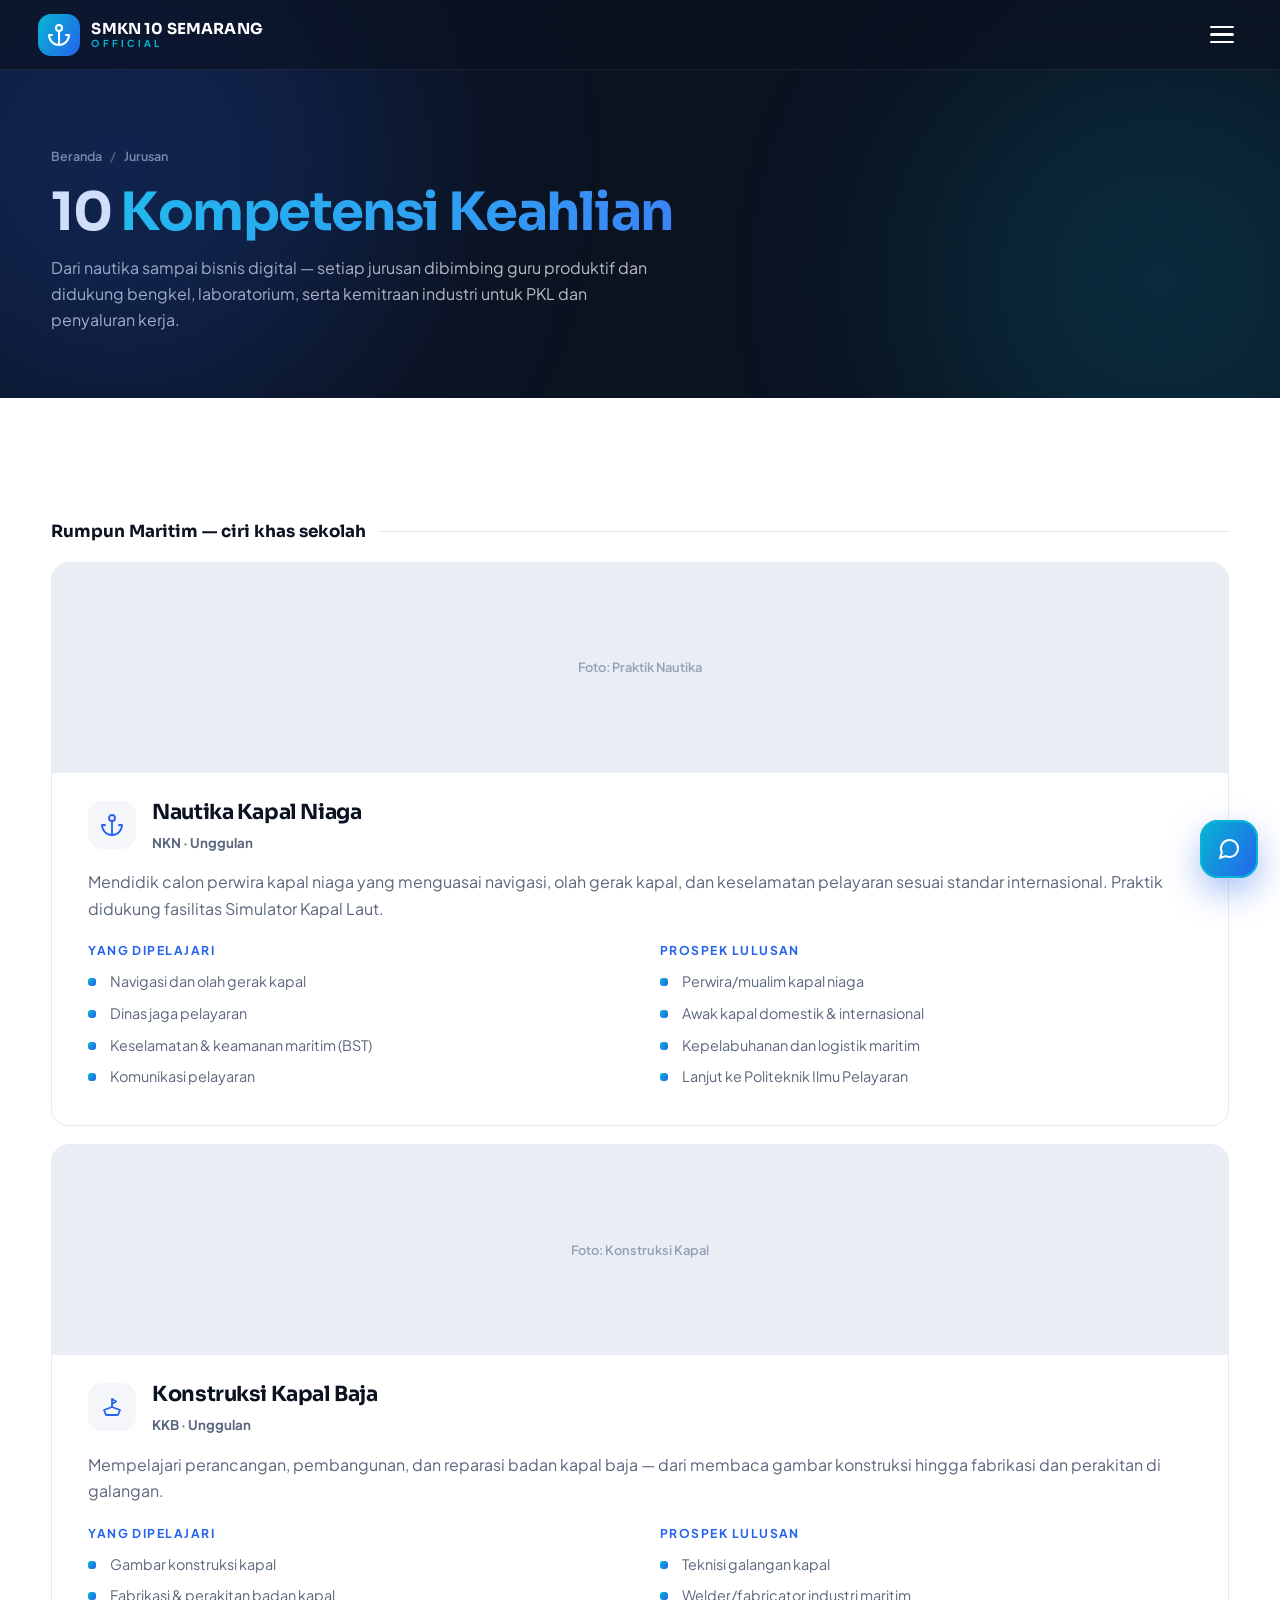
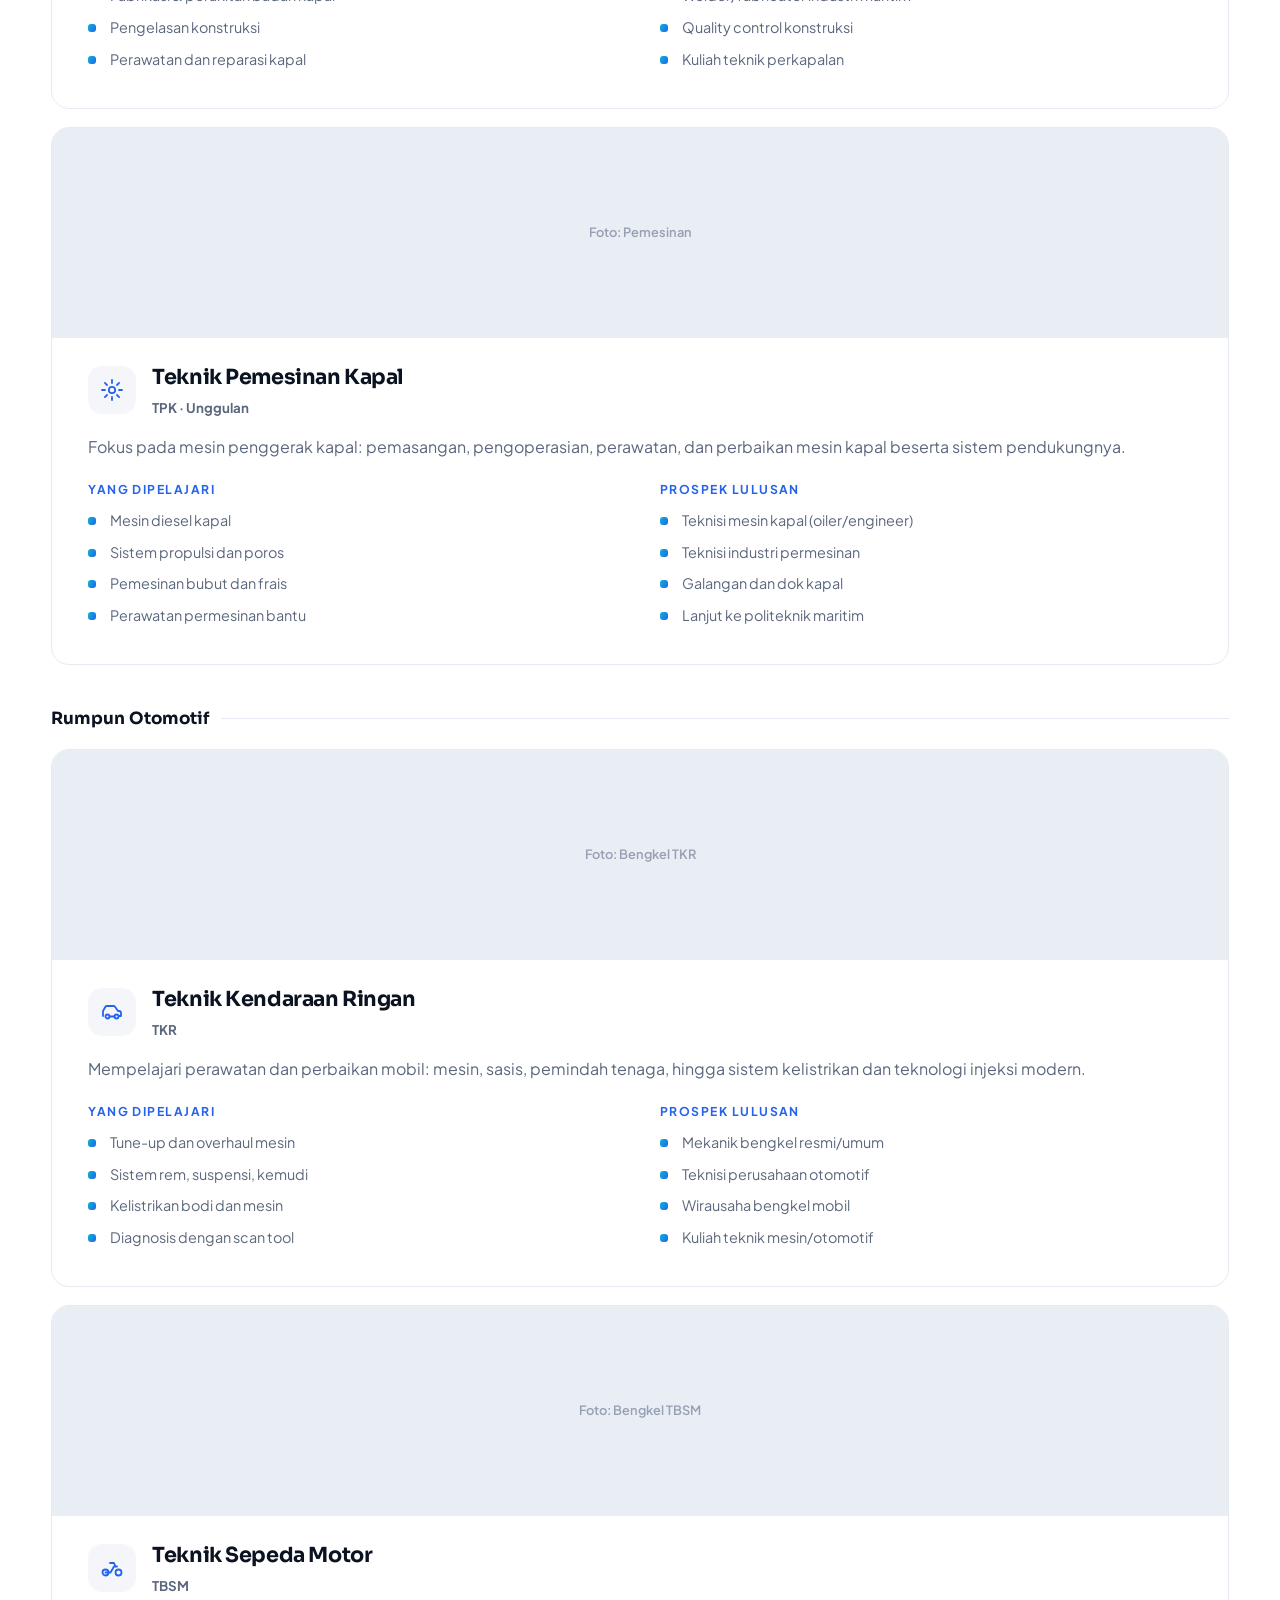
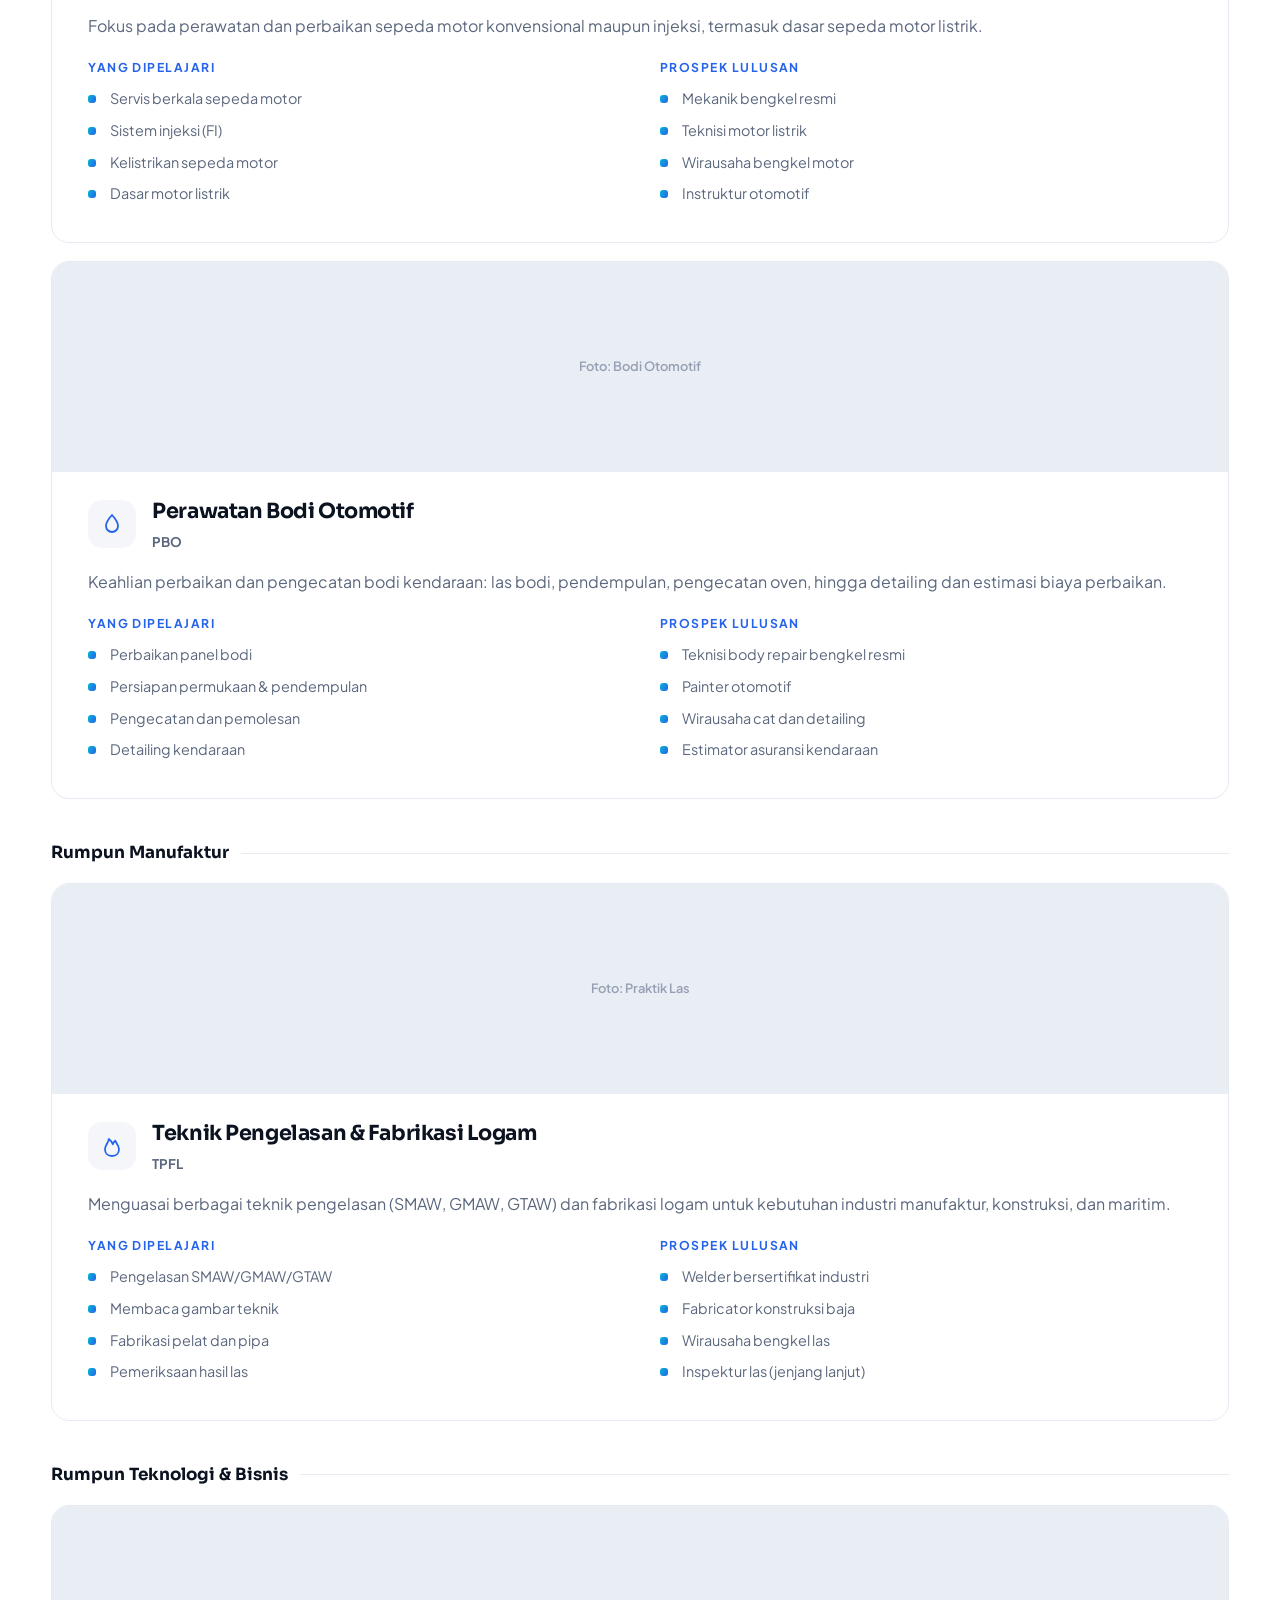
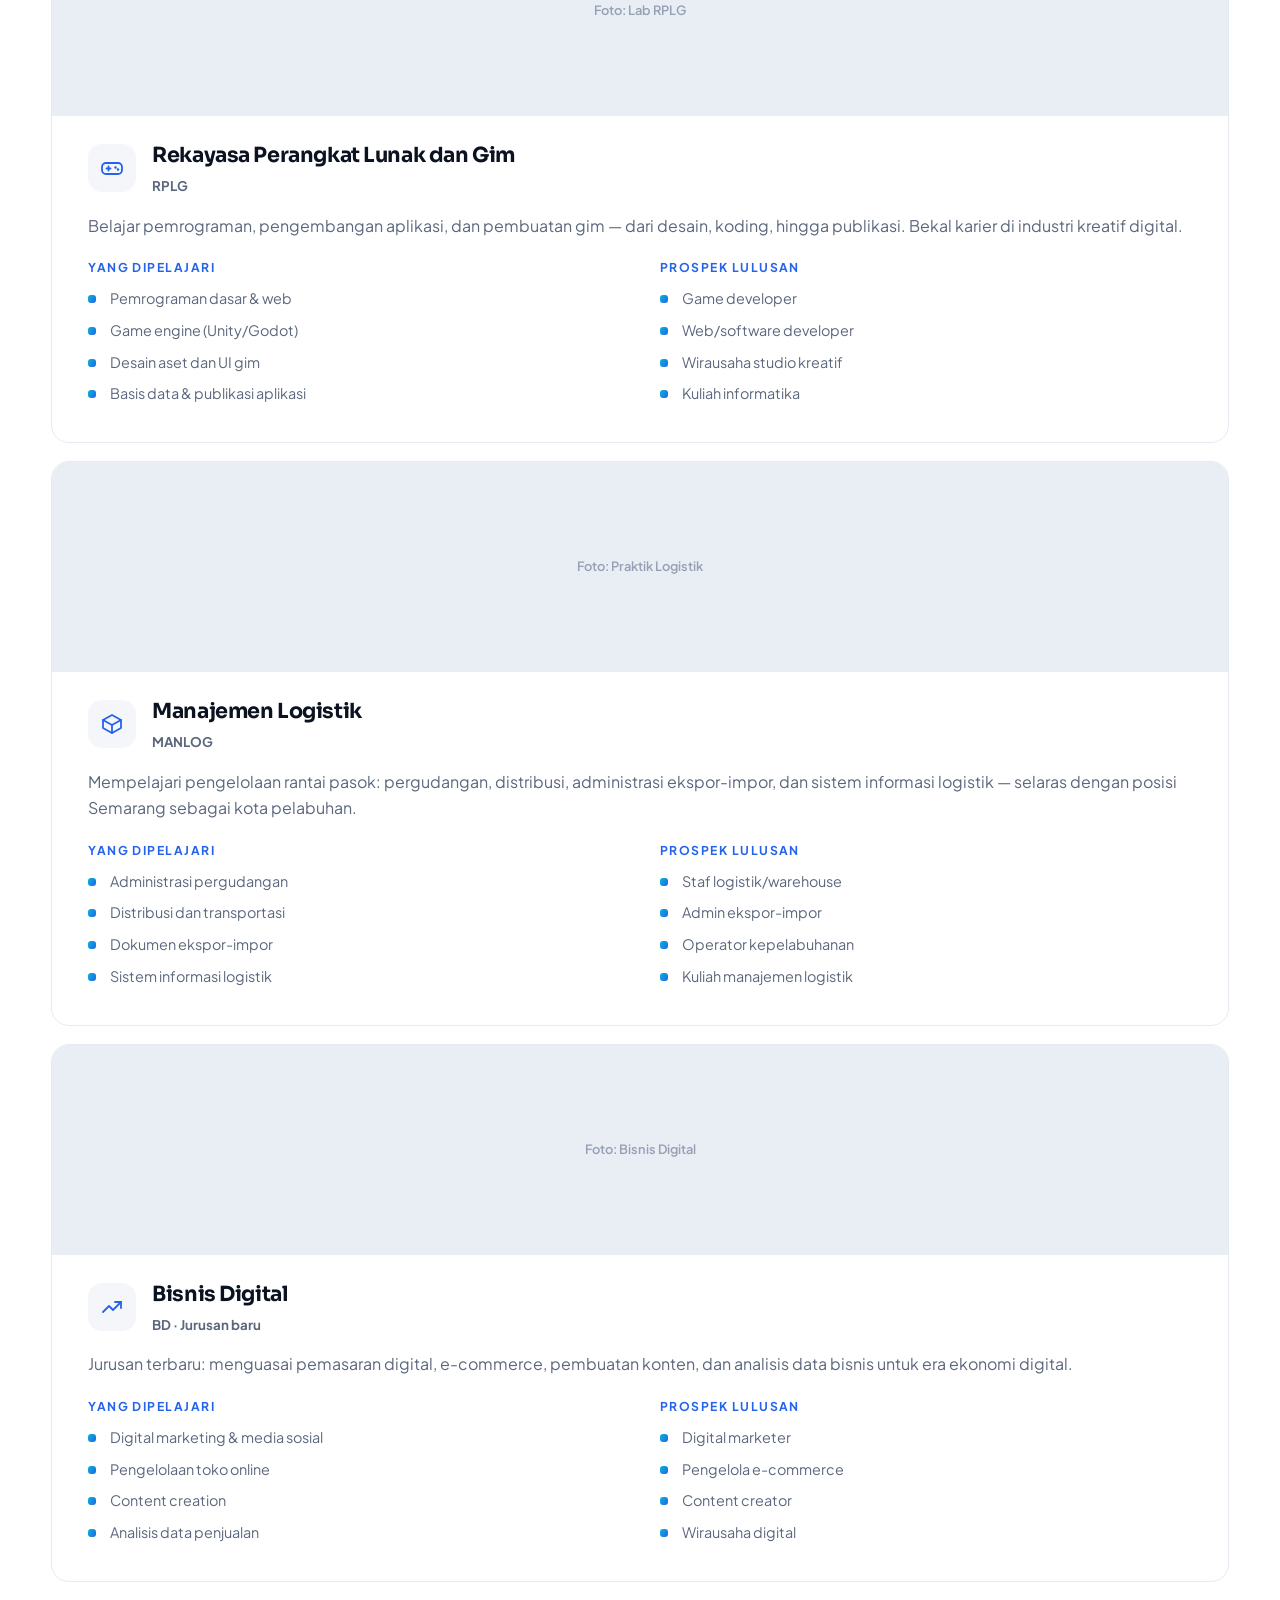
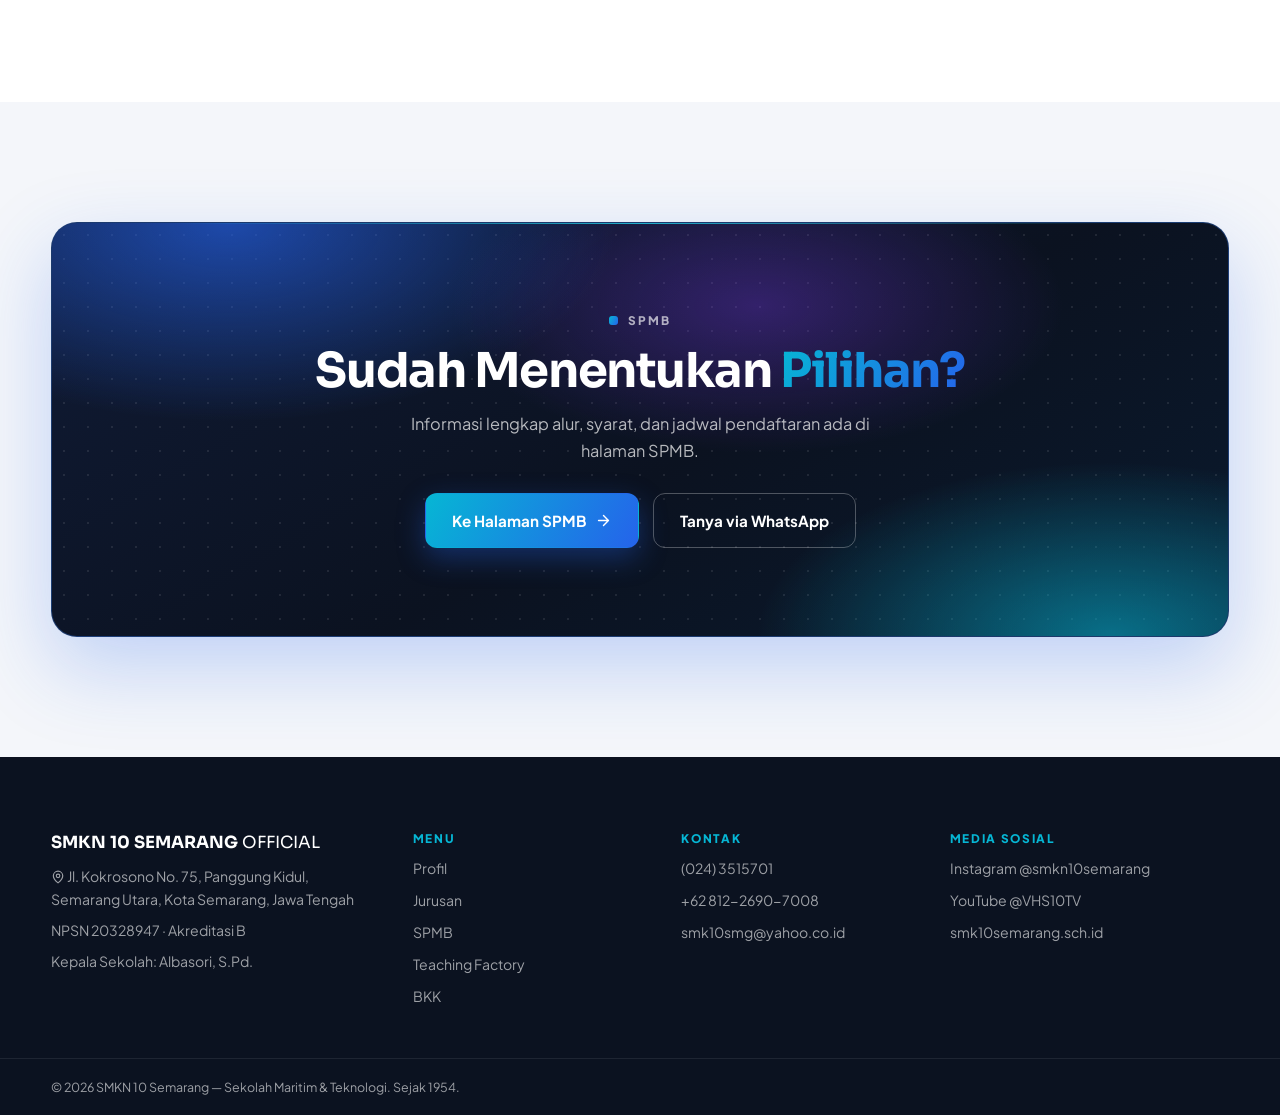
<file: public/jurusan.html>
<!DOCTYPE html>
<html lang="id">
<head>
  <meta charset="UTF-8">
  <meta name="viewport" content="width=device-width, initial-scale=1.0">
  <title>Kompetensi Keahlian | SMKN 10 Semarang</title>
  <meta name="description" content="10 kompetensi keahlian SMKN 10 Semarang: Nautika Kapal Niaga, Konstruksi Kapal Baja, Teknik Pemesinan Kapal, TPFL, TKR, TBSM, PBO, RPLG, Manajemen Logistik, dan Bisnis Digital.">
  <link rel="preconnect" href="https://fonts.googleapis.com">
  <link rel="preconnect" href="https://fonts.gstatic.com" crossorigin>
  <link href="https://fonts.googleapis.com/css2?family=Sora:wght@500;600;700&family=Plus+Jakarta+Sans:wght@400;500;600;700;800&display=swap" rel="stylesheet">
  <link rel="icon" href="data:image/svg+xml,%3Csvg xmlns='http://www.w3.org/2000/svg' viewBox='0 0 64 64'%3E%3Crect width='64' height='64' rx='14' fill='%230B1220'/%3E%3Cg fill='none' stroke='%2322D3EE' stroke-width='5' stroke-linecap='round'%3E%3Ccircle cx='32' cy='16' r='7'/%3E%3Cpath d='M32 23v30M15 34H8a24 24 0 0 0 48 0h-7'/%3E%3C/g%3E%3C/svg%3E">
  <link rel="stylesheet" href="assets/css/style.css">
</head>
<body>

  <div class="scroll-progress" id="scrollProgress" aria-hidden="true"></div>
  <div data-component="sprite"></div>
  <header class="navbar" id="navbar" data-component="navbar" data-active="spmb"></header>

  <!-- ═══════════ PAGE HERO ═══════════ -->
  <section class="page-hero">
    <div class="hero__mesh" aria-hidden="true">
      <span class="blob blob--a"></span>
      <span class="blob blob--b"></span>
    </div>
    <div class="container">
      <p class="page-hero__crumb"><a href="index.html">Beranda</a> <span>/</span> Jurusan</p>
      <h1>10 <em>Kompetensi Keahlian</em></h1>
      <p class="page-hero__lead">
        Dari nautika sampai bisnis digital — setiap jurusan dibimbing guru produktif
        dan didukung bengkel, laboratorium, serta kemitraan industri untuk PKL dan penyaluran kerja.
      </p>
    </div>
  </section>

  <!-- ═══════════ DAFTAR JURUSAN ═══════════ -->
  <section class="section">
    <div class="container">

      <h2 class="rumpun-head reveal">Rumpun Maritim — ciri khas sekolah</h2>

      <article class="detail-card reveal" id="nautika-kapal-niaga">
        <div class="photo-ph detail-card__photo"><span class="photo-ph__label">Foto: Praktik Nautika</span>
          <img src="https://images.unsplash.com/photo-1494412574643-ff11b0a5c1c3?auto=format&fit=crop&w=900&q=70" alt="Pelabuhan peti kemas" loading="lazy" onerror="this.remove()">
        </div>
        <div class="detail-card__head">
          <svg class="jcard__icon" aria-hidden="true"><use href="#i-anchor"/></svg>
          <div><h3>Nautika Kapal Niaga</h3><small>NKN · Unggulan</small></div>
        </div>
        <p>Mendidik calon perwira kapal niaga yang menguasai navigasi, olah gerak kapal, dan keselamatan pelayaran sesuai standar internasional. Praktik didukung fasilitas Simulator Kapal Laut.</p>
        <div class="jd">
          <div><h4>Yang Dipelajari</h4><ul><li>Navigasi dan olah gerak kapal</li><li>Dinas jaga pelayaran</li><li>Keselamatan &amp; keamanan maritim (BST)</li><li>Komunikasi pelayaran</li></ul></div>
          <div><h4>Prospek Lulusan</h4><ul><li>Perwira/mualim kapal niaga</li><li>Awak kapal domestik &amp; internasional</li><li>Kepelabuhanan dan logistik maritim</li><li>Lanjut ke Politeknik Ilmu Pelayaran</li></ul></div>
        </div>
      </article>

      <article class="detail-card reveal" id="konstruksi-kapal-baja">
        <div class="photo-ph detail-card__photo"><span class="photo-ph__label">Foto: Konstruksi Kapal</span>
          <img src="https://images.unsplash.com/photo-1578575437130-527eed3abbec?auto=format&fit=crop&w=900&q=70" alt="Kapal kontainer di galangan" loading="lazy" onerror="this.remove()">
        </div>
        <div class="detail-card__head">
          <svg class="jcard__icon" aria-hidden="true"><use href="#i-ship"/></svg>
          <div><h3>Konstruksi Kapal Baja</h3><small>KKB · Unggulan</small></div>
        </div>
        <p>Mempelajari perancangan, pembangunan, dan reparasi badan kapal baja — dari membaca gambar konstruksi hingga fabrikasi dan perakitan di galangan.</p>
        <div class="jd">
          <div><h4>Yang Dipelajari</h4><ul><li>Gambar konstruksi kapal</li><li>Fabrikasi &amp; perakitan badan kapal</li><li>Pengelasan konstruksi</li><li>Perawatan dan reparasi kapal</li></ul></div>
          <div><h4>Prospek Lulusan</h4><ul><li>Teknisi galangan kapal</li><li>Welder/fabricator industri maritim</li><li>Quality control konstruksi</li><li>Kuliah teknik perkapalan</li></ul></div>
        </div>
      </article>

      <article class="detail-card reveal" id="teknik-pemesinan-kapal">
        <div class="photo-ph detail-card__photo"><span class="photo-ph__label">Foto: Pemesinan</span>
          <img src="https://images.unsplash.com/photo-1504328345606-18bbc8c9d7d1?auto=format&fit=crop&w=900&q=70" alt="Mesin industri" loading="lazy" onerror="this.remove()">
        </div>
        <div class="detail-card__head">
          <svg class="jcard__icon" aria-hidden="true"><use href="#i-gear"/></svg>
          <div><h3>Teknik Pemesinan Kapal</h3><small>TPK · Unggulan</small></div>
        </div>
        <p>Fokus pada mesin penggerak kapal: pemasangan, pengoperasian, perawatan, dan perbaikan mesin kapal beserta sistem pendukungnya.</p>
        <div class="jd">
          <div><h4>Yang Dipelajari</h4><ul><li>Mesin diesel kapal</li><li>Sistem propulsi dan poros</li><li>Pemesinan bubut dan frais</li><li>Perawatan permesinan bantu</li></ul></div>
          <div><h4>Prospek Lulusan</h4><ul><li>Teknisi mesin kapal (oiler/engineer)</li><li>Teknisi industri permesinan</li><li>Galangan dan dok kapal</li><li>Lanjut ke politeknik maritim</li></ul></div>
        </div>
      </article>

      <h2 class="rumpun-head reveal">Rumpun Otomotif</h2>

      <article class="detail-card reveal" id="teknik-kendaraan-ringan">
        <div class="photo-ph detail-card__photo"><span class="photo-ph__label">Foto: Bengkel TKR</span>
          <img src="https://images.unsplash.com/photo-1487754180451-c456f719a1fc?auto=format&fit=crop&w=900&q=70" alt="Mesin mobil" loading="lazy" onerror="this.remove()">
        </div>
        <div class="detail-card__head">
          <svg class="jcard__icon" aria-hidden="true"><use href="#i-car"/></svg>
          <div><h3>Teknik Kendaraan Ringan</h3><small>TKR</small></div>
        </div>
        <p>Mempelajari perawatan dan perbaikan mobil: mesin, sasis, pemindah tenaga, hingga sistem kelistrikan dan teknologi injeksi modern.</p>
        <div class="jd">
          <div><h4>Yang Dipelajari</h4><ul><li>Tune-up dan overhaul mesin</li><li>Sistem rem, suspensi, kemudi</li><li>Kelistrikan bodi dan mesin</li><li>Diagnosis dengan scan tool</li></ul></div>
          <div><h4>Prospek Lulusan</h4><ul><li>Mekanik bengkel resmi/umum</li><li>Teknisi perusahaan otomotif</li><li>Wirausaha bengkel mobil</li><li>Kuliah teknik mesin/otomotif</li></ul></div>
        </div>
      </article>

      <article class="detail-card reveal" id="teknik-sepeda-motor">
        <div class="photo-ph detail-card__photo"><span class="photo-ph__label">Foto: Bengkel TBSM</span>
          <img src="https://images.unsplash.com/photo-1558981403-c5f9899a28bc?auto=format&fit=crop&w=900&q=70" alt="Sepeda motor" loading="lazy" onerror="this.remove()">
        </div>
        <div class="detail-card__head">
          <svg class="jcard__icon" aria-hidden="true"><use href="#i-moto"/></svg>
          <div><h3>Teknik Sepeda Motor</h3><small>TBSM</small></div>
        </div>
        <p>Fokus pada perawatan dan perbaikan sepeda motor konvensional maupun injeksi, termasuk dasar sepeda motor listrik.</p>
        <div class="jd">
          <div><h4>Yang Dipelajari</h4><ul><li>Servis berkala sepeda motor</li><li>Sistem injeksi (FI)</li><li>Kelistrikan sepeda motor</li><li>Dasar motor listrik</li></ul></div>
          <div><h4>Prospek Lulusan</h4><ul><li>Mekanik bengkel resmi</li><li>Teknisi motor listrik</li><li>Wirausaha bengkel motor</li><li>Instruktur otomotif</li></ul></div>
        </div>
      </article>

      <article class="detail-card reveal" id="perawatan-bodi-otomotif">
        <div class="photo-ph detail-card__photo"><span class="photo-ph__label">Foto: Bodi Otomotif</span>
          <img src="https://images.unsplash.com/photo-1581091226825-a6a2a5aee158?auto=format&fit=crop&w=900&q=70" alt="Teknisi di bengkel" loading="lazy" onerror="this.remove()">
        </div>
        <div class="detail-card__head">
          <svg class="jcard__icon" aria-hidden="true"><use href="#i-drop"/></svg>
          <div><h3>Perawatan Bodi Otomotif</h3><small>PBO</small></div>
        </div>
        <p>Keahlian perbaikan dan pengecatan bodi kendaraan: las bodi, pendempulan, pengecatan oven, hingga detailing dan estimasi biaya perbaikan.</p>
        <div class="jd">
          <div><h4>Yang Dipelajari</h4><ul><li>Perbaikan panel bodi</li><li>Persiapan permukaan &amp; pendempulan</li><li>Pengecatan dan pemolesan</li><li>Detailing kendaraan</li></ul></div>
          <div><h4>Prospek Lulusan</h4><ul><li>Teknisi body repair bengkel resmi</li><li>Painter otomotif</li><li>Wirausaha cat dan detailing</li><li>Estimator asuransi kendaraan</li></ul></div>
        </div>
      </article>

      <h2 class="rumpun-head reveal">Rumpun Manufaktur</h2>

      <article class="detail-card reveal" id="teknik-pengelasan-fabrikasi-logam">
        <div class="photo-ph detail-card__photo"><span class="photo-ph__label">Foto: Praktik Las</span>
          <img src="https://images.unsplash.com/photo-1504917595217-d4dc5ebe6122?auto=format&fit=crop&w=900&q=70" alt="Percikan las" loading="lazy" onerror="this.remove()">
        </div>
        <div class="detail-card__head">
          <svg class="jcard__icon" aria-hidden="true"><use href="#i-flame"/></svg>
          <div><h3>Teknik Pengelasan &amp; Fabrikasi Logam</h3><small>TPFL</small></div>
        </div>
        <p>Menguasai berbagai teknik pengelasan (SMAW, GMAW, GTAW) dan fabrikasi logam untuk kebutuhan industri manufaktur, konstruksi, dan maritim.</p>
        <div class="jd">
          <div><h4>Yang Dipelajari</h4><ul><li>Pengelasan SMAW/GMAW/GTAW</li><li>Membaca gambar teknik</li><li>Fabrikasi pelat dan pipa</li><li>Pemeriksaan hasil las</li></ul></div>
          <div><h4>Prospek Lulusan</h4><ul><li>Welder bersertifikat industri</li><li>Fabricator konstruksi baja</li><li>Wirausaha bengkel las</li><li>Inspektur las (jenjang lanjut)</li></ul></div>
        </div>
      </article>

      <h2 class="rumpun-head reveal">Rumpun Teknologi &amp; Bisnis</h2>

      <article class="detail-card reveal" id="rekayasa-perangkat-lunak-gim">
        <div class="photo-ph detail-card__photo"><span class="photo-ph__label">Foto: Lab RPLG</span>
          <img src="https://images.unsplash.com/photo-1461749280684-dccba630e2f6?auto=format&fit=crop&w=900&q=70" alt="Kode program" loading="lazy" onerror="this.remove()">
        </div>
        <div class="detail-card__head">
          <svg class="jcard__icon" aria-hidden="true"><use href="#i-gamepad"/></svg>
          <div><h3>Rekayasa Perangkat Lunak dan Gim</h3><small>RPLG</small></div>
        </div>
        <p>Belajar pemrograman, pengembangan aplikasi, dan pembuatan gim — dari desain, koding, hingga publikasi. Bekal karier di industri kreatif digital.</p>
        <div class="jd">
          <div><h4>Yang Dipelajari</h4><ul><li>Pemrograman dasar &amp; web</li><li>Game engine (Unity/Godot)</li><li>Desain aset dan UI gim</li><li>Basis data &amp; publikasi aplikasi</li></ul></div>
          <div><h4>Prospek Lulusan</h4><ul><li>Game developer</li><li>Web/software developer</li><li>Wirausaha studio kreatif</li><li>Kuliah informatika</li></ul></div>
        </div>
      </article>

      <article class="detail-card reveal" id="manajemen-logistik">
        <div class="photo-ph detail-card__photo"><span class="photo-ph__label">Foto: Praktik Logistik</span>
          <img src="https://images.unsplash.com/photo-1553413077-190dd305871c?auto=format&fit=crop&w=900&q=70" alt="Gudang logistik" loading="lazy" onerror="this.remove()">
        </div>
        <div class="detail-card__head">
          <svg class="jcard__icon" aria-hidden="true"><use href="#i-box"/></svg>
          <div><h3>Manajemen Logistik</h3><small>MANLOG</small></div>
        </div>
        <p>Mempelajari pengelolaan rantai pasok: pergudangan, distribusi, administrasi ekspor-impor, dan sistem informasi logistik — selaras dengan posisi Semarang sebagai kota pelabuhan.</p>
        <div class="jd">
          <div><h4>Yang Dipelajari</h4><ul><li>Administrasi pergudangan</li><li>Distribusi dan transportasi</li><li>Dokumen ekspor-impor</li><li>Sistem informasi logistik</li></ul></div>
          <div><h4>Prospek Lulusan</h4><ul><li>Staf logistik/warehouse</li><li>Admin ekspor-impor</li><li>Operator kepelabuhanan</li><li>Kuliah manajemen logistik</li></ul></div>
        </div>
      </article>

      <article class="detail-card reveal" id="bisnis-digital">
        <div class="photo-ph detail-card__photo"><span class="photo-ph__label">Foto: Bisnis Digital</span>
          <img src="https://images.unsplash.com/photo-1460925895917-afdab827c52f?auto=format&fit=crop&w=900&q=70" alt="Analitik bisnis di laptop" loading="lazy" onerror="this.remove()">
        </div>
        <div class="detail-card__head">
          <svg class="jcard__icon" aria-hidden="true"><use href="#i-trend"/></svg>
          <div><h3>Bisnis Digital</h3><small>BD · Jurusan baru</small></div>
        </div>
        <p>Jurusan terbaru: menguasai pemasaran digital, e-commerce, pembuatan konten, dan analisis data bisnis untuk era ekonomi digital.</p>
        <div class="jd">
          <div><h4>Yang Dipelajari</h4><ul><li>Digital marketing &amp; media sosial</li><li>Pengelolaan toko online</li><li>Content creation</li><li>Analisis data penjualan</li></ul></div>
          <div><h4>Prospek Lulusan</h4><ul><li>Digital marketer</li><li>Pengelola e-commerce</li><li>Content creator</li><li>Wirausaha digital</li></ul></div>
        </div>
      </article>

    </div>
  </section>

  <!-- ═══════════ CTA ═══════════ -->
  <section class="section section--soft">
    <div class="container">
      <div class="cta reveal">
        <div class="cta__glow" aria-hidden="true"></div>
        <p class="eyebrow eyebrow--gold">SPMB</p>
        <h2 class="section-title">Sudah Menentukan <em>Pilihan?</em></h2>
        <p class="lead">Informasi lengkap alur, syarat, dan jadwal pendaftaran ada di halaman SPMB.</p>
        <div class="cta__actions">
          <a href="spmb.html" class="btn btn--acc">Ke Halaman SPMB <svg class="ic btn__arrow" aria-hidden="true"><use href="#i-arrow"/></svg></a>
          <a href="https://wa.me/6281226907008?text=Halo%2C%20saya%20mau%20tanya%20soal%20jurusan%20di%20SMKN%2010%20Semarang" class="btn btn--ghost" target="_blank" rel="noopener">Tanya via WhatsApp</a>
        </div>
      </div>
    </div>
  </section>

  <footer class="footer" data-component="footer"></footer>
  <div data-component="chat"></div>

  <script src="assets/js/config.js" defer></script>
  <script src="assets/js/components.js" defer></script>
  <script src="assets/js/main.js" defer></script>
  <script src="assets/js/data.js" defer></script>
</body>
</html>
</file>
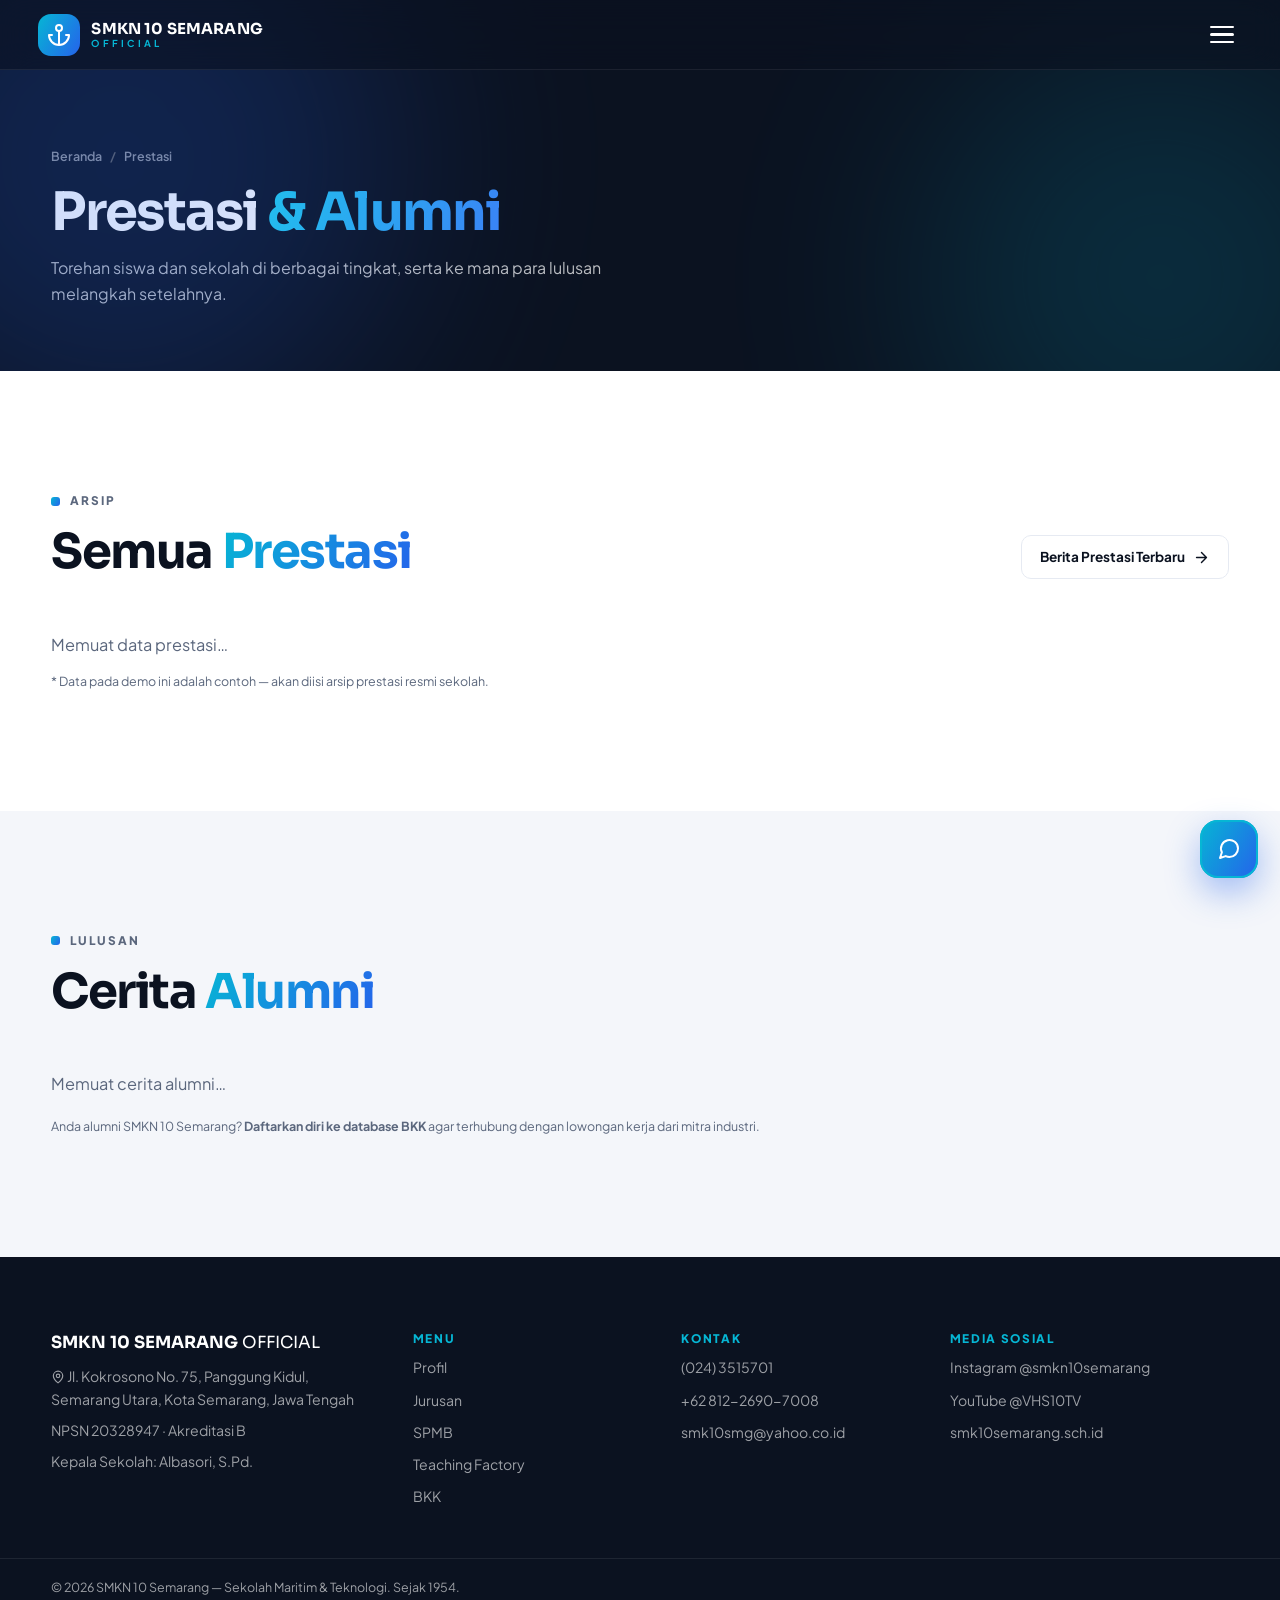
<file: public/prestasi.html>
<!DOCTYPE html>
<html lang="id">
<head>
  <meta charset="UTF-8">
  <meta name="viewport" content="width=device-width, initial-scale=1.0">
  <title>Prestasi & Alumni | SMKN 10 Semarang</title>
  <meta name="description" content="Arsip prestasi siswa dan sekolah SMKN 10 Semarang di tingkat kota, provinsi, dan nasional — serta cerita para alumni.">
  <link rel="preconnect" href="https://fonts.googleapis.com">
  <link rel="preconnect" href="https://fonts.gstatic.com" crossorigin>
  <link href="https://fonts.googleapis.com/css2?family=Sora:wght@500;600;700&family=Plus+Jakarta+Sans:wght@400;500;600;700;800&display=swap" rel="stylesheet">
  <link rel="icon" href="data:image/svg+xml,%3Csvg xmlns='http://www.w3.org/2000/svg' viewBox='0 0 64 64'%3E%3Crect width='64' height='64' rx='14' fill='%230B1220'/%3E%3Cg fill='none' stroke='%2322D3EE' stroke-width='5' stroke-linecap='round'%3E%3Ccircle cx='32' cy='16' r='7'/%3E%3Cpath d='M32 23v30M15 34H8a24 24 0 0 0 48 0h-7'/%3E%3C/g%3E%3C/svg%3E">
  <link rel="stylesheet" href="assets/css/style.css">
</head>
<body>

  <div class="scroll-progress" id="scrollProgress" aria-hidden="true"></div>
  <div data-component="sprite"></div>
  <header class="navbar" id="navbar" data-component="navbar" data-active="prestasi"></header>

  <!-- ═══════════ PAGE HERO ═══════════ -->
  <section class="page-hero">
    <div class="hero__mesh" aria-hidden="true">
      <span class="blob blob--a"></span>
      <span class="blob blob--b"></span>
    </div>
    <div class="container">
      <p class="page-hero__crumb"><a href="index.html">Beranda</a> <span>/</span> Prestasi</p>
      <h1>Prestasi <em>&amp; Alumni</em></h1>
      <p class="page-hero__lead">
        Torehan siswa dan sekolah di berbagai tingkat, serta ke mana para lulusan melangkah setelahnya.
      </p>
    </div>
  </section>

  <!-- ═══════════ ARSIP PRESTASI ═══════════ -->
  <section class="section">
    <div class="container">
      <div class="section-head section-head--row reveal">
        <div>
          <p class="eyebrow">Arsip</p>
          <h2 class="section-title">Semua <em>Prestasi</em></h2>
        </div>
        <a href="berita.html" class="btn btn--outline btn--sm">Berita Prestasi Terbaru <svg class="ic btn__arrow" aria-hidden="true"><use href="#i-arrow"/></svg></a>
      </div>
      <div class="prestasi-grid" data-source="prestasi">
        <p class="lead">Memuat data prestasi…</p>
      </div>
      <p class="form-note reveal">* Data pada demo ini adalah contoh — akan diisi arsip prestasi resmi sekolah.</p>
    </div>
  </section>

  <!-- ═══════════ ALUMNI ═══════════ -->
  <section class="section section--soft" id="alumni">
    <div class="container">
      <div class="section-head reveal">
        <p class="eyebrow">Lulusan</p>
        <h2 class="section-title">Cerita <em>Alumni</em></h2>
      </div>
      <div class="alumni-grid" data-source="alumni">
        <p class="lead">Memuat cerita alumni…</p>
      </div>
      <p class="form-note reveal" style="margin-top:18px">Anda alumni SMKN 10 Semarang? <a href="bkk.html#alumni-daftar"><strong>Daftarkan diri ke database BKK</strong></a> agar terhubung dengan lowongan kerja dari mitra industri.</p>
    </div>
  </section>

  <footer class="footer" data-component="footer"></footer>
  <div data-component="chat"></div>

  <script src="assets/js/config.js" defer></script>
  <script src="assets/js/components.js" defer></script>
  <script src="assets/js/main.js" defer></script>
  <script src="assets/js/data.js" defer></script>
</body>
</html>
</file>
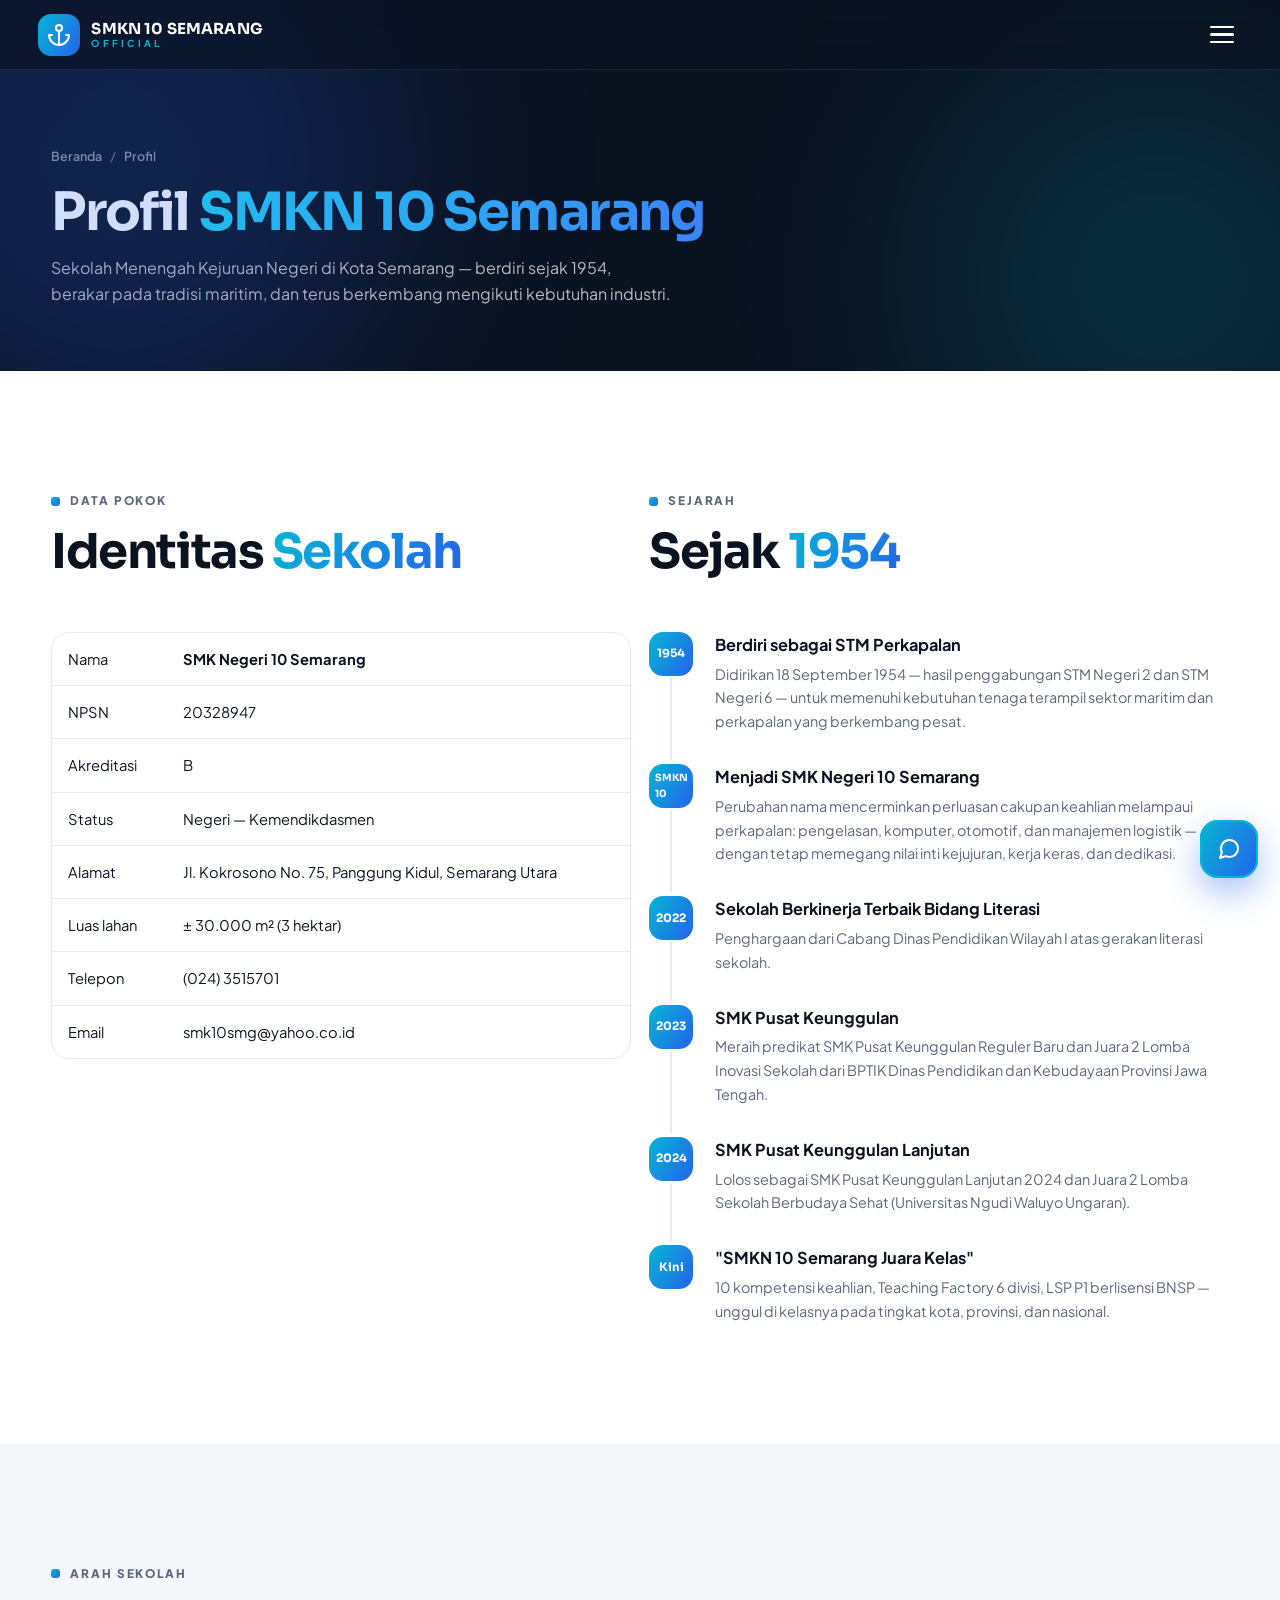
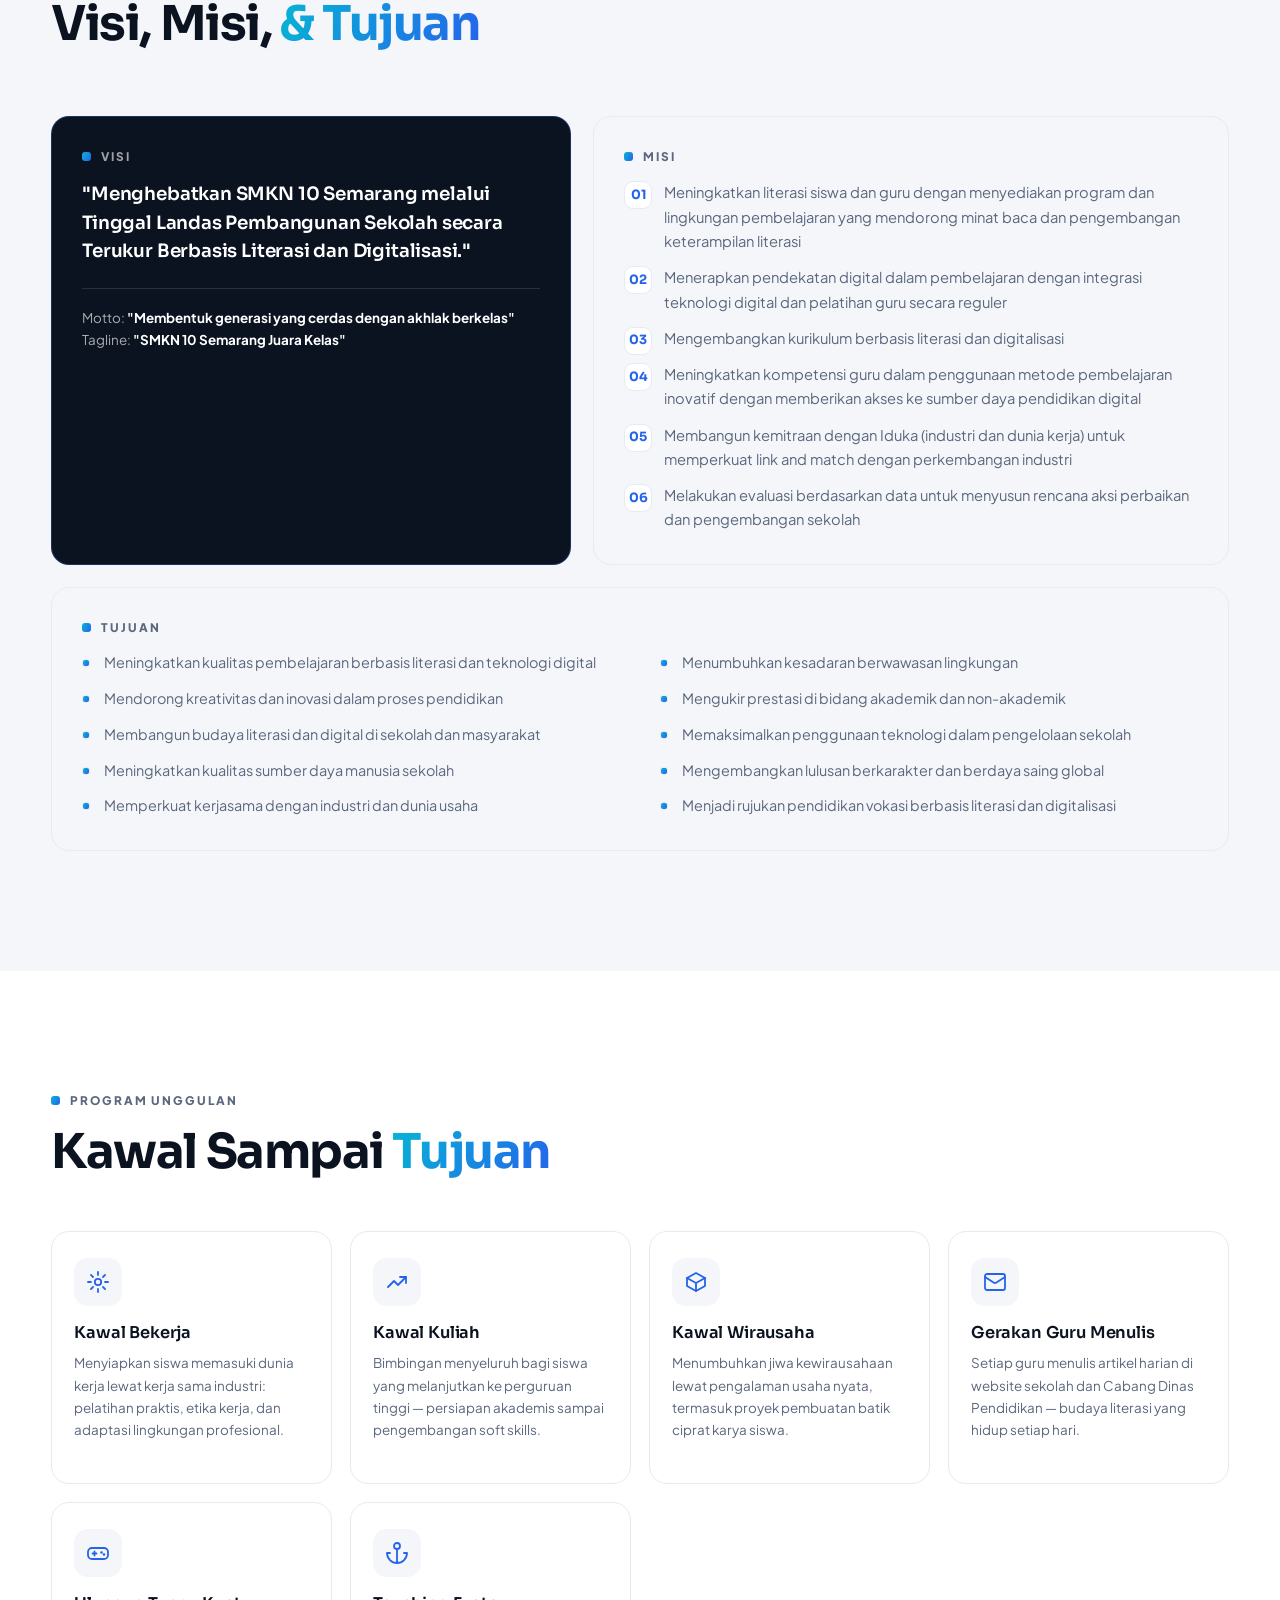
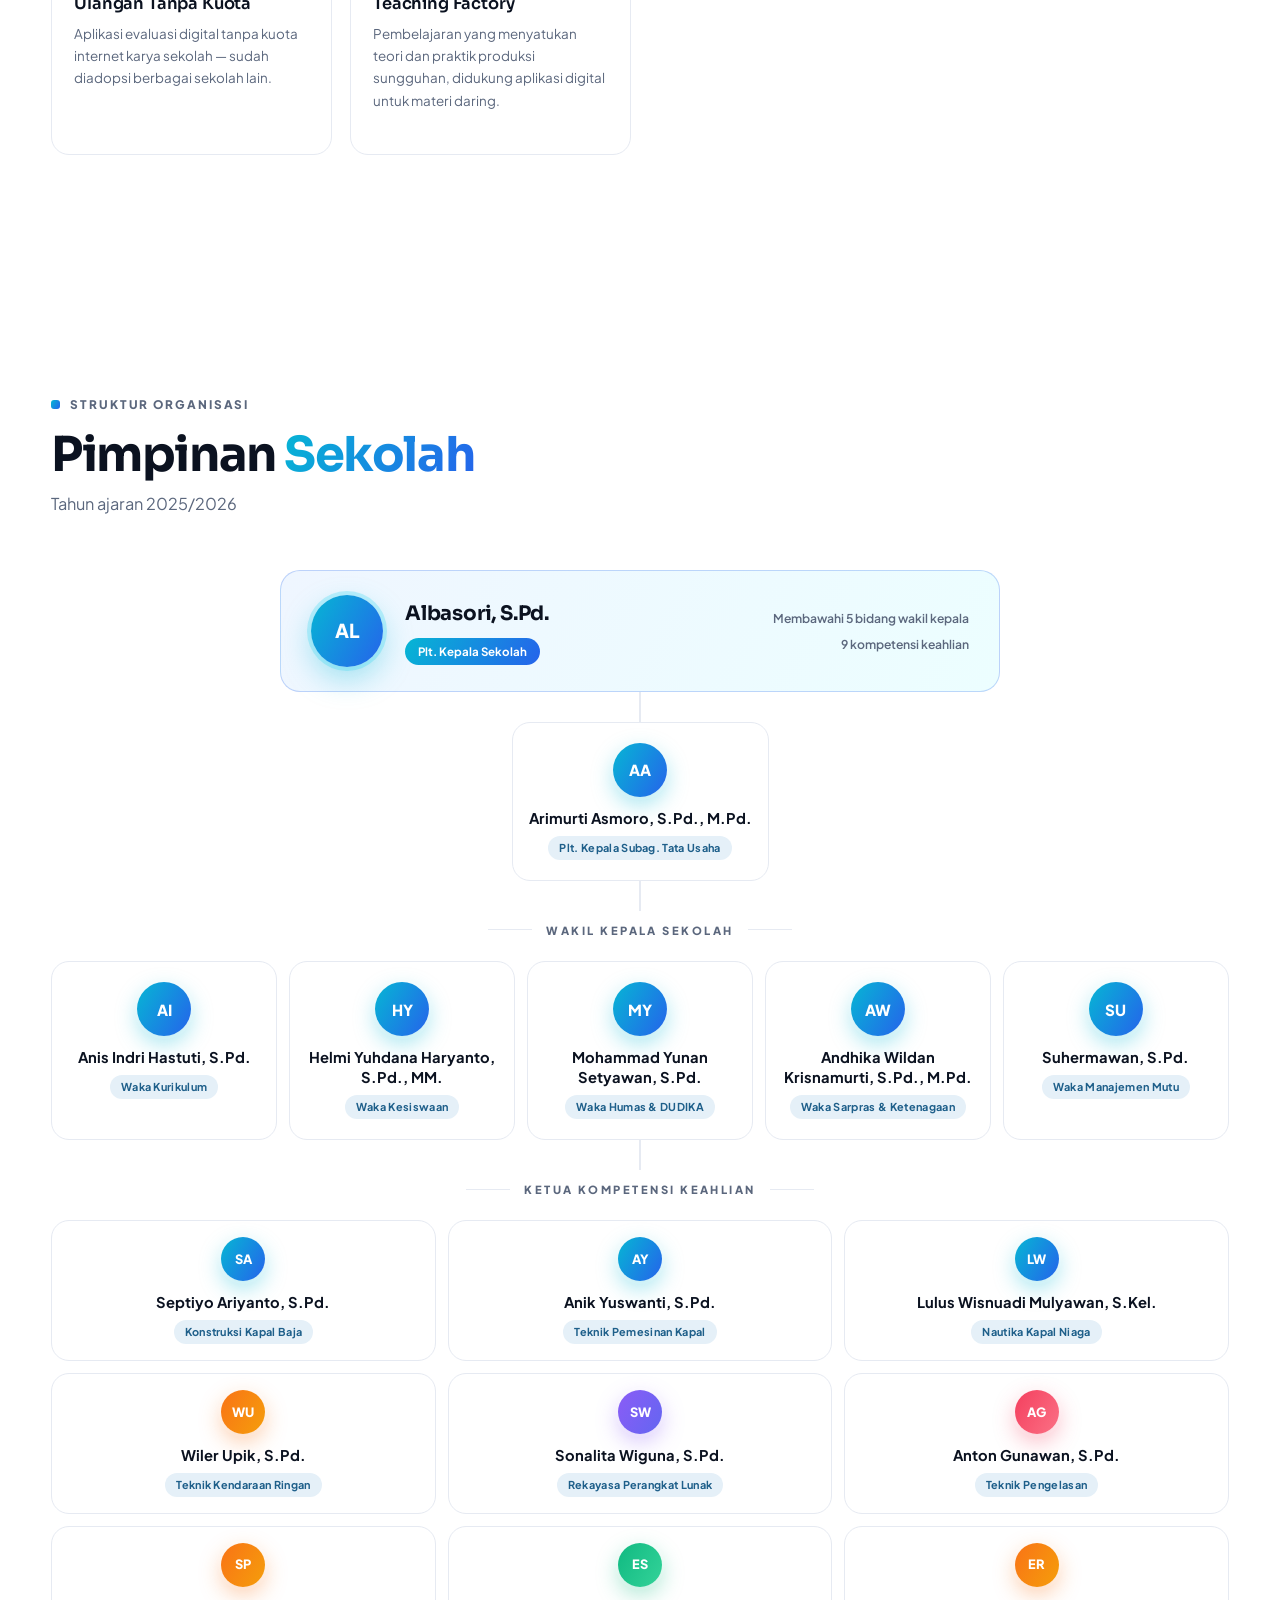
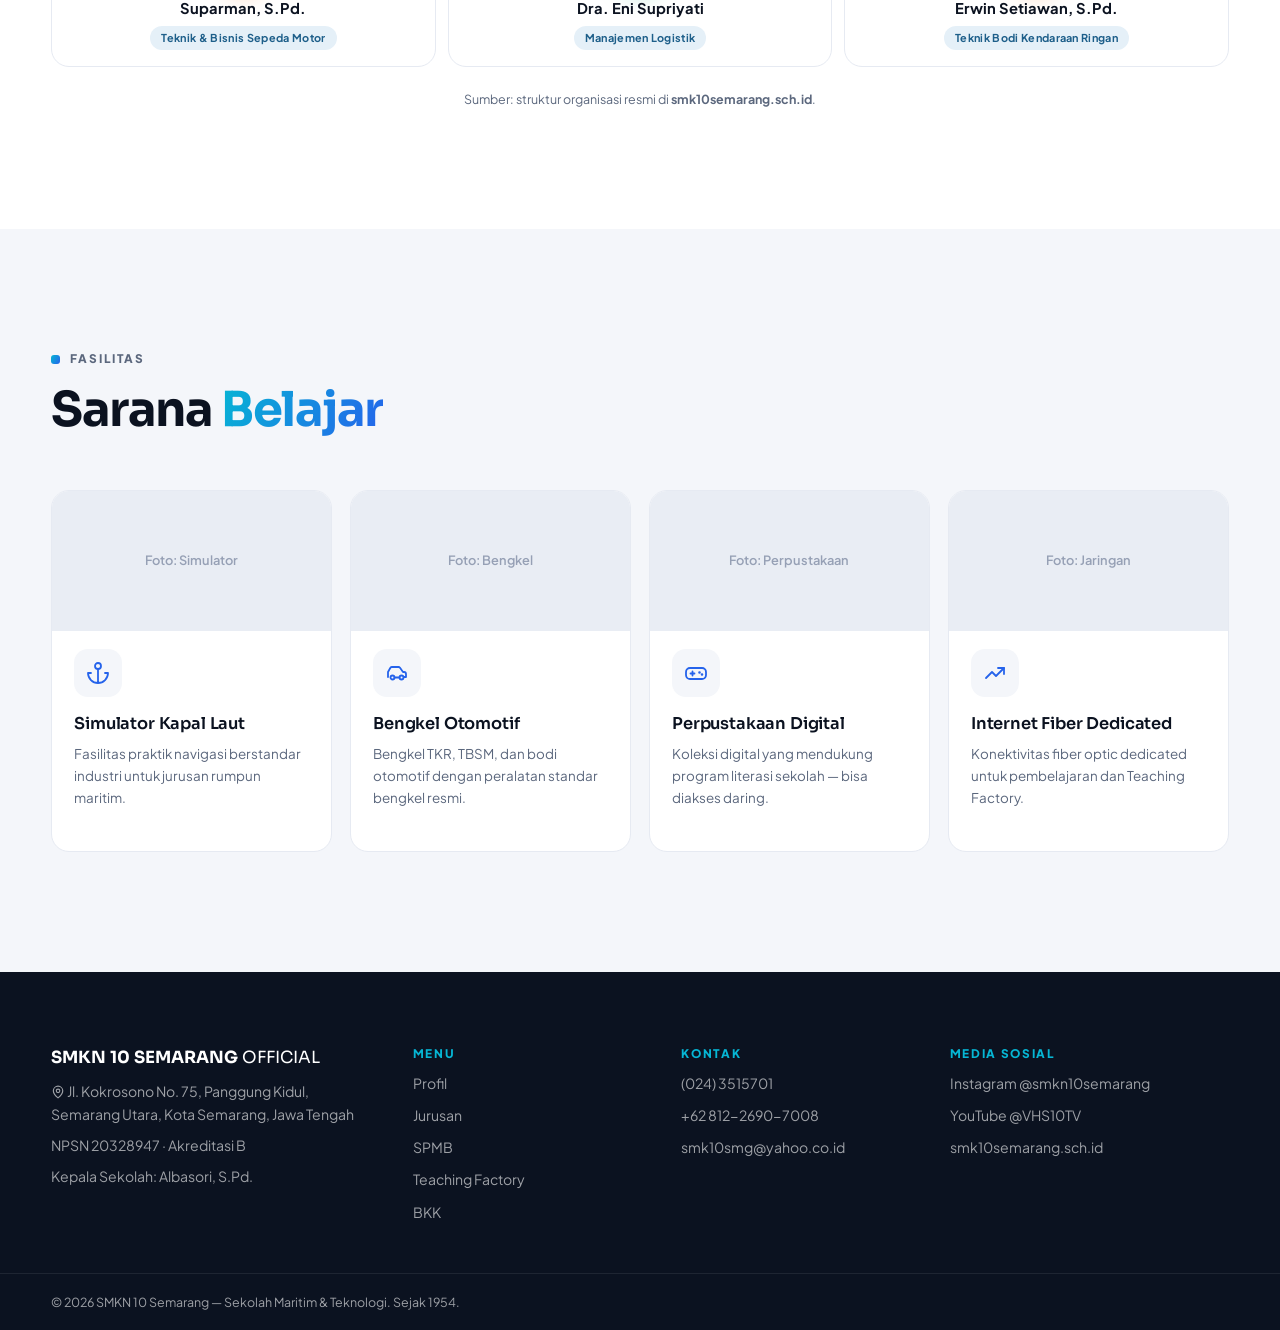
<file: public/profil.html>
<!DOCTYPE html>
<html lang="id">
<head>
  <meta charset="UTF-8">
  <meta name="viewport" content="width=device-width, initial-scale=1.0">
  <title>Profil Sekolah | SMKN 10 Semarang</title>
  <meta name="description" content="Profil SMKN 10 Semarang: sejarah sejak 1954 sebagai STM Perkapalan, visi misi dan tujuan, struktur organisasi, data pokok, dan fasilitas sekolah.">
  <link rel="preconnect" href="https://fonts.googleapis.com">
  <link rel="preconnect" href="https://fonts.gstatic.com" crossorigin>
  <link href="https://fonts.googleapis.com/css2?family=Sora:wght@500;600;700&family=Plus+Jakarta+Sans:wght@400;500;600;700;800&display=swap" rel="stylesheet">
  <link rel="icon" href="data:image/svg+xml,%3Csvg xmlns='http://www.w3.org/2000/svg' viewBox='0 0 64 64'%3E%3Crect width='64' height='64' rx='14' fill='%230B1220'/%3E%3Cg fill='none' stroke='%2322D3EE' stroke-width='5' stroke-linecap='round'%3E%3Ccircle cx='32' cy='16' r='7'/%3E%3Cpath d='M32 23v30M15 34H8a24 24 0 0 0 48 0h-7'/%3E%3C/g%3E%3C/svg%3E">
  <link rel="stylesheet" href="assets/css/style.css">
</head>
<body>

  <div class="scroll-progress" id="scrollProgress" aria-hidden="true"></div>
  <div data-component="sprite"></div>
  <header class="navbar" id="navbar" data-component="navbar" data-active="profil"></header>

  <!-- ═══════════ PAGE HERO ═══════════ -->
  <section class="page-hero">
    <div class="hero__mesh" aria-hidden="true">
      <span class="blob blob--a"></span>
      <span class="blob blob--b"></span>
    </div>
    <div class="container">
      <p class="page-hero__crumb"><a href="index.html">Beranda</a> <span>/</span> Profil</p>
      <h1>Profil <em>SMKN 10 Semarang</em></h1>
      <p class="page-hero__lead">
        Sekolah Menengah Kejuruan Negeri di Kota Semarang — berdiri sejak 1954,
        berakar pada tradisi maritim, dan terus berkembang mengikuti kebutuhan industri.
      </p>
    </div>
  </section>

  <!-- ═══════════ DATA POKOK ═══════════ -->
  <section class="section" id="data-pokok">
    <div class="container">
      <div class="low-grid">
        <div class="reveal">
          <div class="section-head">
            <p class="eyebrow">Data Pokok</p>
            <h2 class="section-title">Identitas <em>Sekolah</em></h2>
          </div>
          <div class="table-wrap">
            <table class="info-table">
              <tr><td>Nama</td><td><strong>SMK Negeri 10 Semarang</strong></td></tr>
              <tr><td>NPSN</td><td>20328947</td></tr>
              <tr><td>Akreditasi</td><td>B</td></tr>
              <tr><td>Status</td><td>Negeri — Kemendikdasmen</td></tr>
              <tr><td>Alamat</td><td>Jl. Kokrosono No. 75, Panggung Kidul, Semarang Utara</td></tr>
              <tr><td>Luas lahan</td><td>± 30.000 m² (3 hektar)</td></tr>
              <tr><td>Telepon</td><td>(024) 3515701</td></tr>
              <tr><td>Email</td><td>smk10smg@yahoo.co.id</td></tr>
            </table>
          </div>
        </div>
        <div class="reveal" id="sejarah">
          <div class="section-head">
            <p class="eyebrow">Sejarah</p>
            <h2 class="section-title">Sejak <em>1954</em></h2>
          </div>
          <div class="timeline">
            <div class="tstep">
              <span class="tstep__num" style="font-size:.72rem">1954</span>
              <div class="tstep__body"><strong>Berdiri sebagai STM Perkapalan</strong><p>Didirikan 18 September 1954 — hasil penggabungan STM Negeri 2 dan STM Negeri 6 — untuk memenuhi kebutuhan tenaga terampil sektor maritim dan perkapalan yang berkembang pesat.</p></div>
            </div>
            <div class="tstep">
              <span class="tstep__num" style="font-size:.62rem">SMKN<br>10</span>
              <div class="tstep__body"><strong>Menjadi SMK Negeri 10 Semarang</strong><p>Perubahan nama mencerminkan perluasan cakupan keahlian melampaui perkapalan: pengelasan, komputer, otomotif, dan manajemen logistik — dengan tetap memegang nilai inti kejujuran, kerja keras, dan dedikasi.</p></div>
            </div>
            <div class="tstep">
              <span class="tstep__num" style="font-size:.72rem">2022</span>
              <div class="tstep__body"><strong>Sekolah Berkinerja Terbaik Bidang Literasi</strong><p>Penghargaan dari Cabang Dinas Pendidikan Wilayah I atas gerakan literasi sekolah.</p></div>
            </div>
            <div class="tstep">
              <span class="tstep__num" style="font-size:.72rem">2023</span>
              <div class="tstep__body"><strong>SMK Pusat Keunggulan</strong><p>Meraih predikat SMK Pusat Keunggulan Reguler Baru dan Juara 2 Lomba Inovasi Sekolah dari BPTIK Dinas Pendidikan dan Kebudayaan Provinsi Jawa Tengah.</p></div>
            </div>
            <div class="tstep">
              <span class="tstep__num" style="font-size:.72rem">2024</span>
              <div class="tstep__body"><strong>SMK Pusat Keunggulan Lanjutan</strong><p>Lolos sebagai SMK Pusat Keunggulan Lanjutan 2024 dan Juara 2 Lomba Sekolah Berbudaya Sehat (Universitas Ngudi Waluyo Ungaran).</p></div>
            </div>
            <div class="tstep">
              <span class="tstep__num" style="font-size:.72rem">Kini</span>
              <div class="tstep__body"><strong>"SMKN 10 Semarang Juara Kelas"</strong><p>10 kompetensi keahlian, Teaching Factory 6 divisi, LSP P1 berlisensi BNSP — unggul di kelasnya pada tingkat kota, provinsi, dan nasional.</p></div>
            </div>
          </div>
        </div>
      </div>
    </div>
  </section>

  <!-- ═══════════ VISI MISI TUJUAN ═══════════ -->
  <section class="section section--soft" id="visi-misi">
    <div class="container">
      <div class="section-head reveal">
        <p class="eyebrow">Arah Sekolah</p>
        <h2 class="section-title">Visi, Misi, <em>&amp; Tujuan</em></h2>
      </div>
      <div class="vm-grid">
        <div class="vm-card vm-card--visi reveal">
          <p class="eyebrow">Visi</p>
          <p class="vm-visi">"Menghebatkan SMKN 10 Semarang melalui Tinggal Landas Pembangunan Sekolah secara Terukur Berbasis Literasi dan Digitalisasi."</p>
          <p class="vm-kepsek">Motto: <strong>"Membentuk generasi yang cerdas dengan akhlak berkelas"</strong><br>Tagline: <strong>"SMKN 10 Semarang Juara Kelas"</strong></p>
        </div>
        <div class="vm-card reveal">
          <p class="eyebrow">Misi</p>
          <ol class="vm-misi">
            <li>Meningkatkan literasi siswa dan guru dengan menyediakan program dan lingkungan pembelajaran yang mendorong minat baca dan pengembangan keterampilan literasi</li>
            <li>Menerapkan pendekatan digital dalam pembelajaran dengan integrasi teknologi digital dan pelatihan guru secara reguler</li>
            <li>Mengembangkan kurikulum berbasis literasi dan digitalisasi</li>
            <li>Meningkatkan kompetensi guru dalam penggunaan metode pembelajaran inovatif dengan memberikan akses ke sumber daya pendidikan digital</li>
            <li>Membangun kemitraan dengan Iduka (industri dan dunia kerja) untuk memperkuat link and match dengan perkembangan industri</li>
            <li>Melakukan evaluasi berdasarkan data untuk menyusun rencana aksi perbaikan dan pengembangan sekolah</li>
          </ol>
        </div>
      </div>
      <div class="vm-card reveal" style="margin-top:22px">
        <p class="eyebrow">Tujuan</p>
        <div class="jd" style="margin-top:6px">
          <ol class="vm-misi">
            <li>Meningkatkan kualitas pembelajaran berbasis literasi dan teknologi digital</li>
            <li>Mendorong kreativitas dan inovasi dalam proses pendidikan</li>
            <li>Membangun budaya literasi dan digital di sekolah dan masyarakat</li>
            <li>Meningkatkan kualitas sumber daya manusia sekolah</li>
            <li>Memperkuat kerjasama dengan industri dan dunia usaha</li>
          </ol>
          <ol class="vm-misi" style="counter-reset: misi 5">
            <li>Menumbuhkan kesadaran berwawasan lingkungan</li>
            <li>Mengukir prestasi di bidang akademik dan non-akademik</li>
            <li>Memaksimalkan penggunaan teknologi dalam pengelolaan sekolah</li>
            <li>Mengembangkan lulusan berkarakter dan berdaya saing global</li>
            <li>Menjadi rujukan pendidikan vokasi berbasis literasi dan digitalisasi</li>
          </ol>
        </div>
      </div>
    </div>
  </section>

  <!-- ═══════════ PROGRAM UNGGULAN ═══════════ -->
  <section class="section" id="program">
    <div class="container">
      <div class="section-head reveal">
        <p class="eyebrow">Program Unggulan</p>
        <h2 class="section-title">Kawal Sampai <em>Tujuan</em></h2>
      </div>
      <div class="jurusan-grid">
        <div class="jcard reveal">
          <svg class="jcard__icon" aria-hidden="true"><use href="#i-gear"/></svg>
          <h3>Kawal Bekerja</h3>
          <p>Menyiapkan siswa memasuki dunia kerja lewat kerja sama industri: pelatihan praktis, etika kerja, dan adaptasi lingkungan profesional.</p>
        </div>
        <div class="jcard reveal">
          <svg class="jcard__icon" aria-hidden="true"><use href="#i-trend"/></svg>
          <h3>Kawal Kuliah</h3>
          <p>Bimbingan menyeluruh bagi siswa yang melanjutkan ke perguruan tinggi — persiapan akademis sampai pengembangan soft skills.</p>
        </div>
        <div class="jcard reveal">
          <svg class="jcard__icon" aria-hidden="true"><use href="#i-box"/></svg>
          <h3>Kawal Wirausaha</h3>
          <p>Menumbuhkan jiwa kewirausahaan lewat pengalaman usaha nyata, termasuk proyek pembuatan batik ciprat karya siswa.</p>
        </div>
        <div class="jcard reveal">
          <svg class="jcard__icon" aria-hidden="true"><use href="#i-mail"/></svg>
          <h3>Gerakan Guru Menulis</h3>
          <p>Setiap guru menulis artikel harian di website sekolah dan Cabang Dinas Pendidikan — budaya literasi yang hidup setiap hari.</p>
        </div>
        <div class="jcard reveal">
          <svg class="jcard__icon" aria-hidden="true"><use href="#i-gamepad"/></svg>
          <h3>Ulangan Tanpa Kuota</h3>
          <p>Aplikasi evaluasi digital tanpa kuota internet karya sekolah — sudah diadopsi berbagai sekolah lain.</p>
        </div>
        <div class="jcard reveal">
          <svg class="jcard__icon" aria-hidden="true"><use href="#i-anchor"/></svg>
          <h3>Teaching Factory</h3>
          <p>Pembelajaran yang menyatukan teori dan praktik produksi sungguhan, didukung aplikasi digital untuk materi daring.</p>
        </div>
      </div>
    </div>
  </section>

  <!-- ═══════════ STRUKTUR ORGANISASI ═══════════ -->
  <section class="section" id="struktur">
    <div class="container">
      <div class="section-head reveal">
        <p class="eyebrow">Struktur Organisasi</p>
        <h2 class="section-title">Pimpinan <em>Sekolah</em></h2>
        <p class="lead" style="margin-top:8px">Tahun ajaran 2025/2026</p>
      </div>

      <div class="org-panel reveal"><div class="org-panel__glow" aria-hidden="true"></div><div class="org">
        <div class="org-top">
          <span class="org-card__avatar org-top__avatar">AL</span>
          <div class="org-top__text">
            <strong>Albasori, S.Pd.</strong>
            <small>Plt. Kepala Sekolah</small>
          </div>
          <div class="org-top__aside">
            <span>Membawahi 5 bidang wakil kepala</span>
            <span>9 kompetensi keahlian</span>
          </div>
        </div>
        <span class="org-line" aria-hidden="true"></span>
        <div class="org-card">
          <span class="org-card__avatar">AA</span>
          <strong>Arimurti Asmoro, S.Pd., M.Pd.</strong>
          <small>Plt. Kepala Subag. Tata Usaha</small>
        </div>
        <span class="org-line" aria-hidden="true"></span>
        <p class="org-label">Wakil Kepala Sekolah</p>
        <div class="org-grid org-grid--5">
          <div class="org-card"><span class="org-card__avatar">AI</span><strong>Anis Indri Hastuti, S.Pd.</strong><small>Waka Kurikulum</small></div>
          <div class="org-card"><span class="org-card__avatar">HY</span><strong>Helmi Yuhdana Haryanto, S.Pd., MM.</strong><small>Waka Kesiswaan</small></div>
          <div class="org-card"><span class="org-card__avatar">MY</span><strong>Mohammad Yunan Setyawan, S.Pd.</strong><small>Waka Humas &amp; DUDIKA</small></div>
          <div class="org-card"><span class="org-card__avatar">AW</span><strong>Andhika Wildan Krisnamurti, S.Pd., M.Pd.</strong><small>Waka Sarpras &amp; Ketenagaan</small></div>
          <div class="org-card"><span class="org-card__avatar">SU</span><strong>Suhermawan, S.Pd.</strong><small>Waka Manajemen Mutu</small></div>
        </div>
        <span class="org-line" aria-hidden="true"></span>
        <p class="org-label">Ketua Kompetensi Keahlian</p>
        <div class="org-grid org-grid--3">
          <div class="org-card org-card--sm "><span class="org-card__avatar">SA</span><strong>Septiyo Ariyanto, S.Pd.</strong><small>Konstruksi Kapal Baja</small></div>
          <div class="org-card org-card--sm "><span class="org-card__avatar">AY</span><strong>Anik Yuswanti, S.Pd.</strong><small>Teknik Pemesinan Kapal</small></div>
          <div class="org-card org-card--sm "><span class="org-card__avatar">LW</span><strong>Lulus Wisnuadi Mulyawan, S.Kel.</strong><small>Nautika Kapal Niaga</small></div>
          <div class="org-card org-card--sm org-card--oto"><span class="org-card__avatar">WU</span><strong>Wiler Upik, S.Pd.</strong><small>Teknik Kendaraan Ringan</small></div>
          <div class="org-card org-card--sm org-card--tech"><span class="org-card__avatar">SW</span><strong>Sonalita Wiguna, S.Pd.</strong><small>Rekayasa Perangkat Lunak</small></div>
          <div class="org-card org-card--sm org-card--manu"><span class="org-card__avatar">AG</span><strong>Anton Gunawan, S.Pd.</strong><small>Teknik Pengelasan</small></div>
          <div class="org-card org-card--sm org-card--oto"><span class="org-card__avatar">SP</span><strong>Suparman, S.Pd.</strong><small>Teknik &amp; Bisnis Sepeda Motor</small></div>
          <div class="org-card org-card--sm org-card--biz"><span class="org-card__avatar">ES</span><strong>Dra. Eni Supriyati</strong><small>Manajemen Logistik</small></div>
          <div class="org-card org-card--sm org-card--oto"><span class="org-card__avatar">ER</span><strong>Erwin Setiawan, S.Pd.</strong><small>Teknik Bodi Kendaraan Ringan</small></div>
        </div>
      </div></div>
      <p class="form-note reveal" style="text-align:center;margin-top:22px">Sumber: struktur organisasi resmi di <a href="https://smk10semarang.sch.id/profil/struktur-organisasi/" target="_blank" rel="noopener"><strong>smk10semarang.sch.id</strong></a>.</p>
    </div>
  </section>

  <!-- ═══════════ FASILITAS ═══════════ -->
  <section class="section section--soft" id="fasilitas">
    <div class="container">
      <div class="section-head reveal">
        <p class="eyebrow">Fasilitas</p>
        <h2 class="section-title">Sarana <em>Belajar</em></h2>
      </div>
      <div class="jurusan-grid">
        <div class="jcard reveal">
          <div class="photo-ph jcard__photo"><span class="photo-ph__label">Foto: Simulator</span>
          <img src="https://images.unsplash.com/photo-1494412574643-ff11b0a5c1c3?auto=format&fit=crop&w=900&q=70" alt="Kapal dan pelabuhan" loading="lazy" onerror="this.remove()">
        </div>
        <svg class="jcard__icon" aria-hidden="true"><use href="#i-anchor"/></svg>
          <h3>Simulator Kapal Laut</h3>
          <p>Fasilitas praktik navigasi berstandar industri untuk jurusan rumpun maritim.</p>
        </div>
        <div class="jcard reveal">
          <div class="photo-ph jcard__photo"><span class="photo-ph__label">Foto: Bengkel</span>
          <img src="https://images.unsplash.com/photo-1487754180451-c456f719a1fc?auto=format&fit=crop&w=900&q=70" alt="Bengkel otomotif" loading="lazy" onerror="this.remove()">
        </div>
        <svg class="jcard__icon" aria-hidden="true"><use href="#i-car"/></svg>
          <h3>Bengkel Otomotif</h3>
          <p>Bengkel TKR, TBSM, dan bodi otomotif dengan peralatan standar bengkel resmi.</p>
        </div>
        <div class="jcard reveal">
          <div class="photo-ph jcard__photo"><span class="photo-ph__label">Foto: Perpustakaan</span>
          <img src="https://images.unsplash.com/photo-1523240795612-9a054b0db644?auto=format&fit=crop&w=900&q=70" alt="Siswa belajar di perpustakaan" loading="lazy" onerror="this.remove()">
        </div>
        <svg class="jcard__icon" aria-hidden="true"><use href="#i-gamepad"/></svg>
          <h3>Perpustakaan Digital</h3>
          <p>Koleksi digital yang mendukung program literasi sekolah — bisa diakses daring.</p>
        </div>
        <div class="jcard reveal">
          <div class="photo-ph jcard__photo"><span class="photo-ph__label">Foto: Jaringan</span>
          <img src="https://images.unsplash.com/photo-1517430816045-df4b7de11d1d?auto=format&fit=crop&w=900&q=70" alt="Perangkat komputer" loading="lazy" onerror="this.remove()">
        </div>
        <svg class="jcard__icon" aria-hidden="true"><use href="#i-trend"/></svg>
          <h3>Internet Fiber Dedicated</h3>
          <p>Konektivitas fiber optic dedicated untuk pembelajaran dan Teaching Factory.</p>
        </div>
      </div>
    </div>
  </section>

  <footer class="footer" data-component="footer"></footer>
  <div data-component="chat"></div>

  <script src="assets/js/config.js" defer></script>
  <script src="assets/js/components.js" defer></script>
  <script src="assets/js/main.js" defer></script>
  <script src="assets/js/data.js" defer></script>
</body>
</html>
</file>
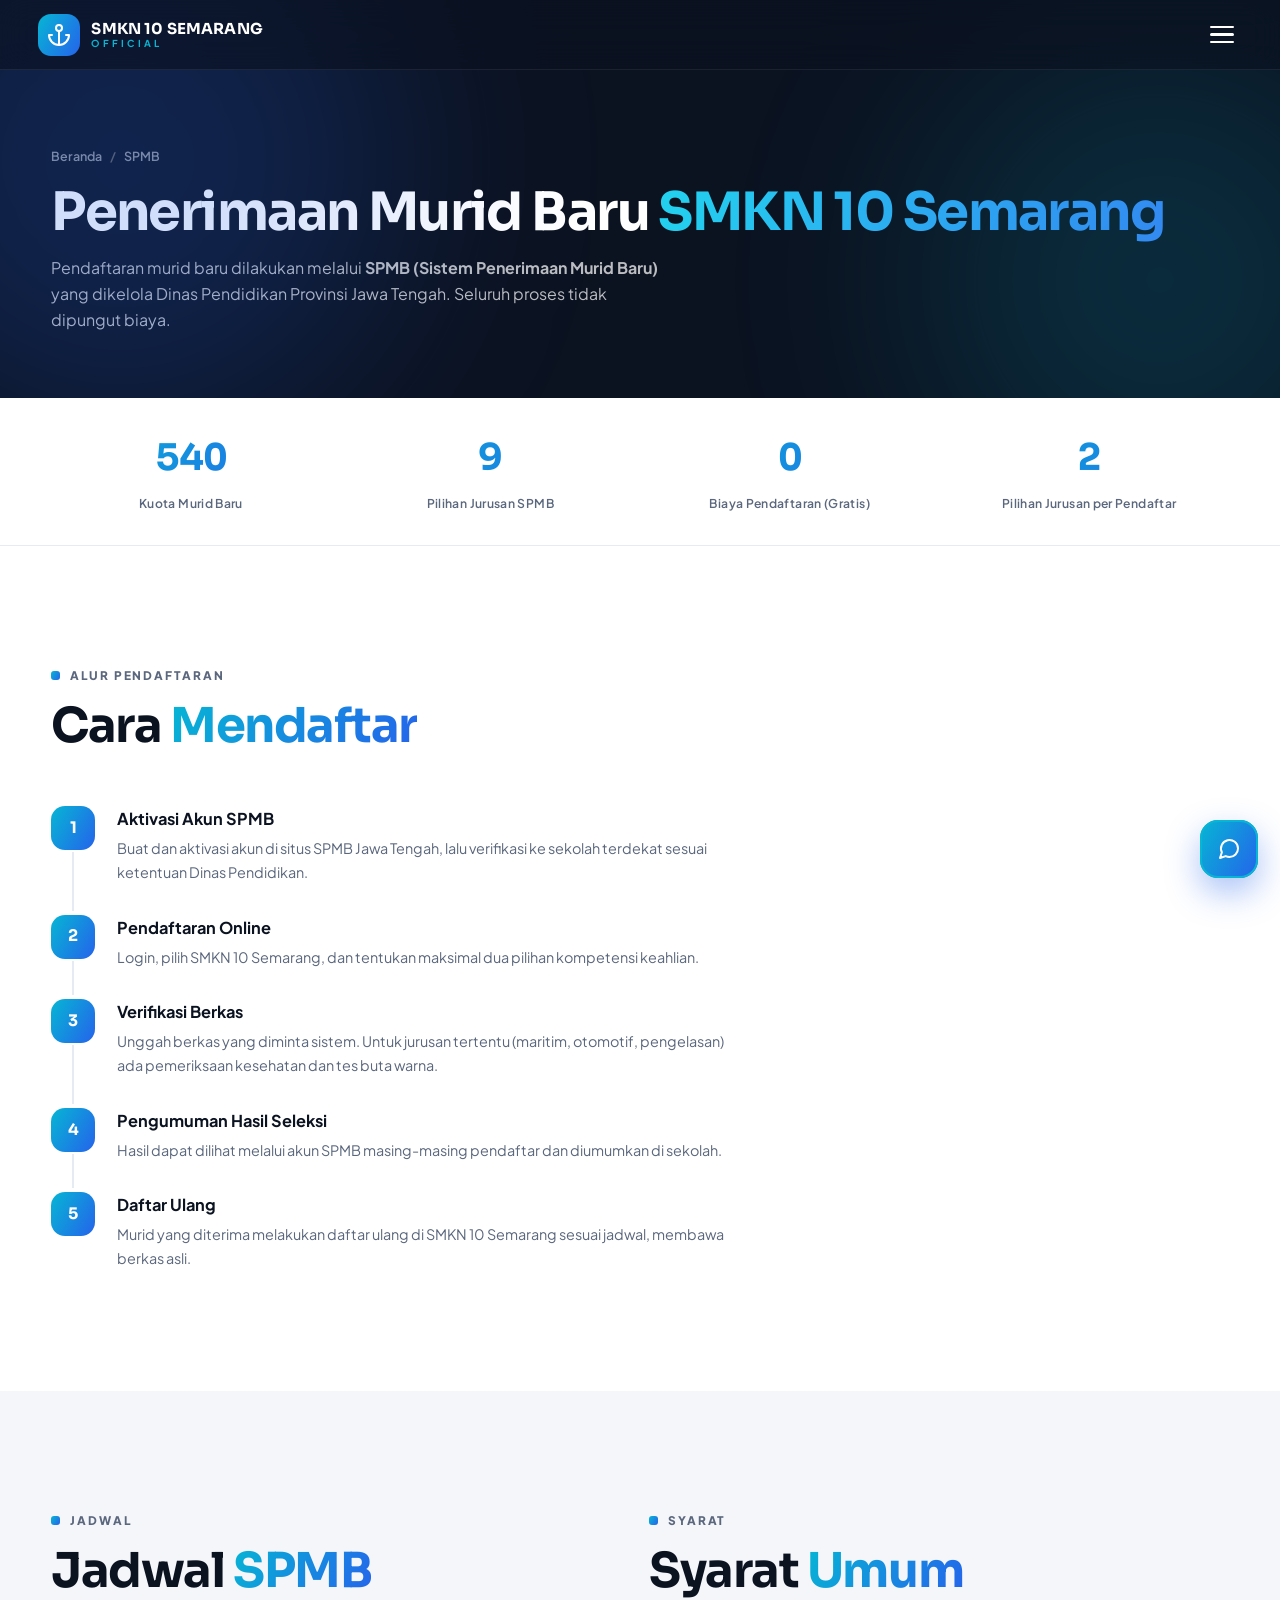
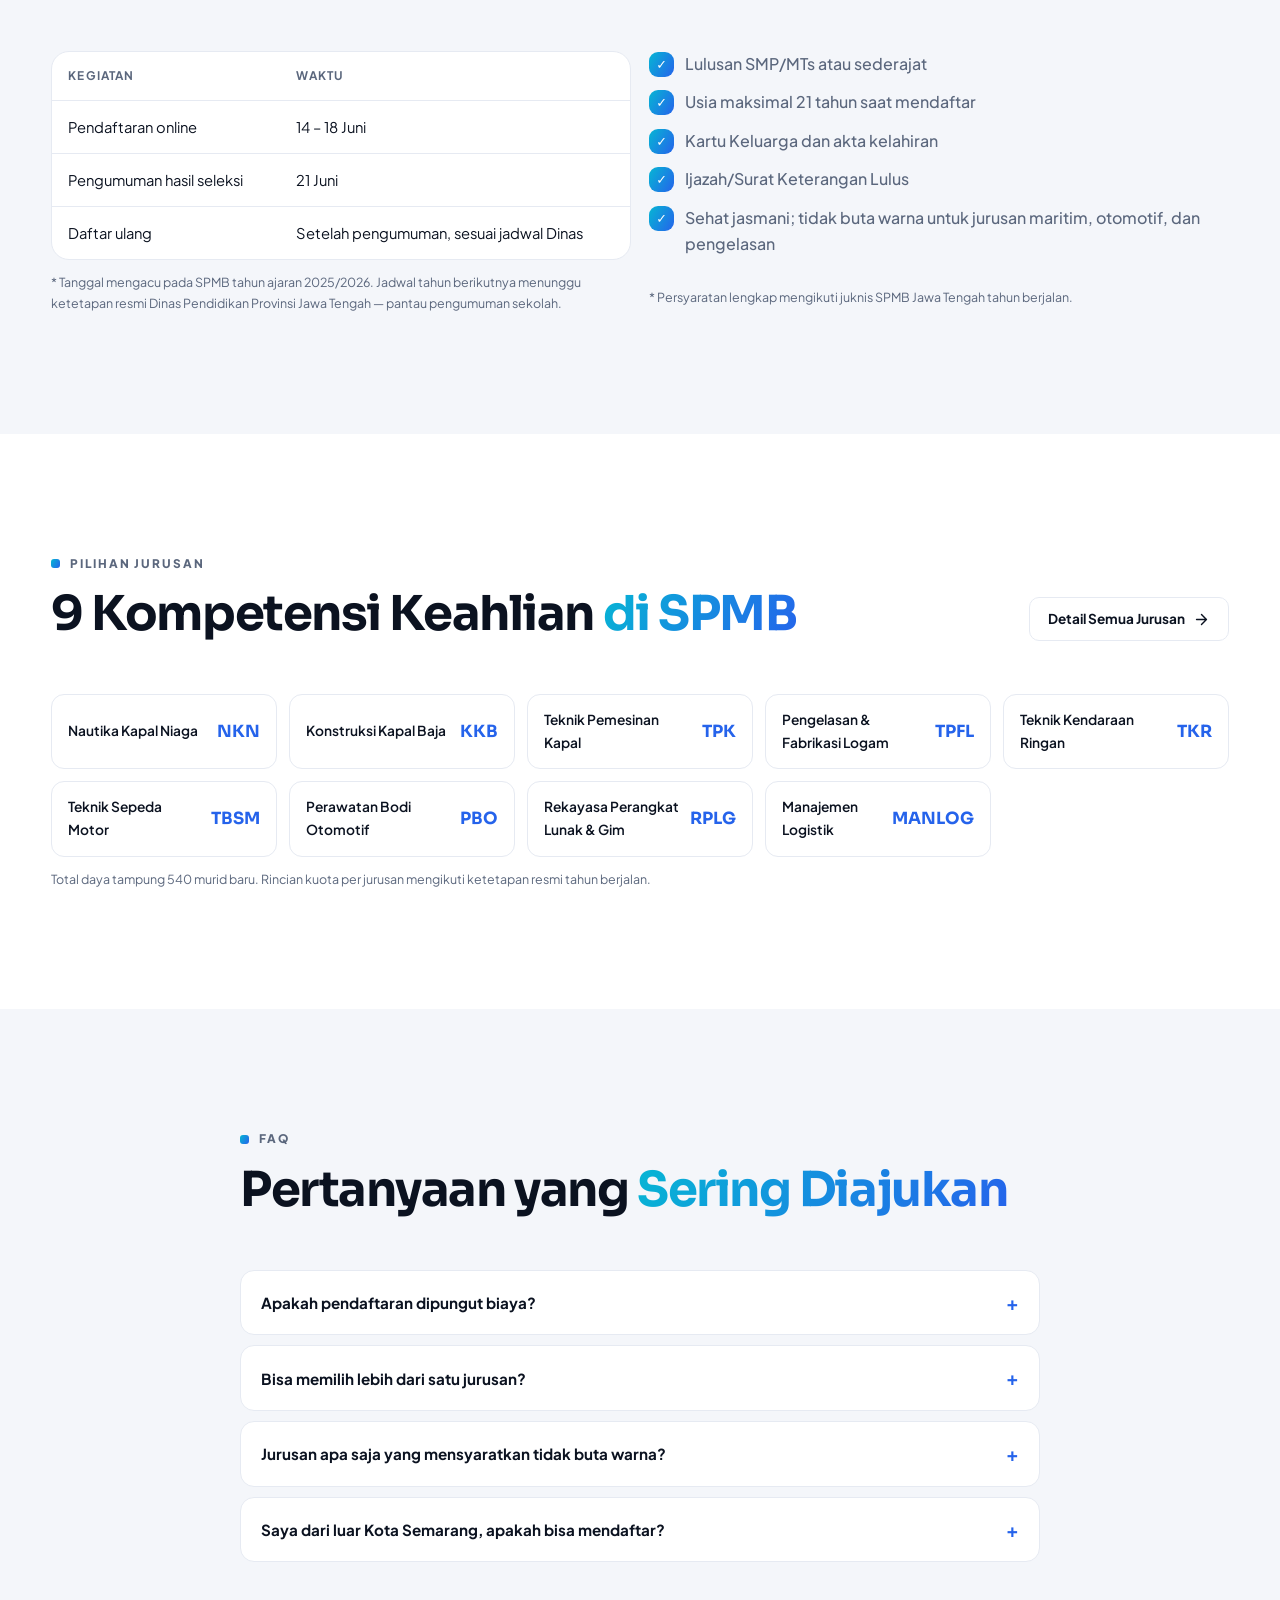
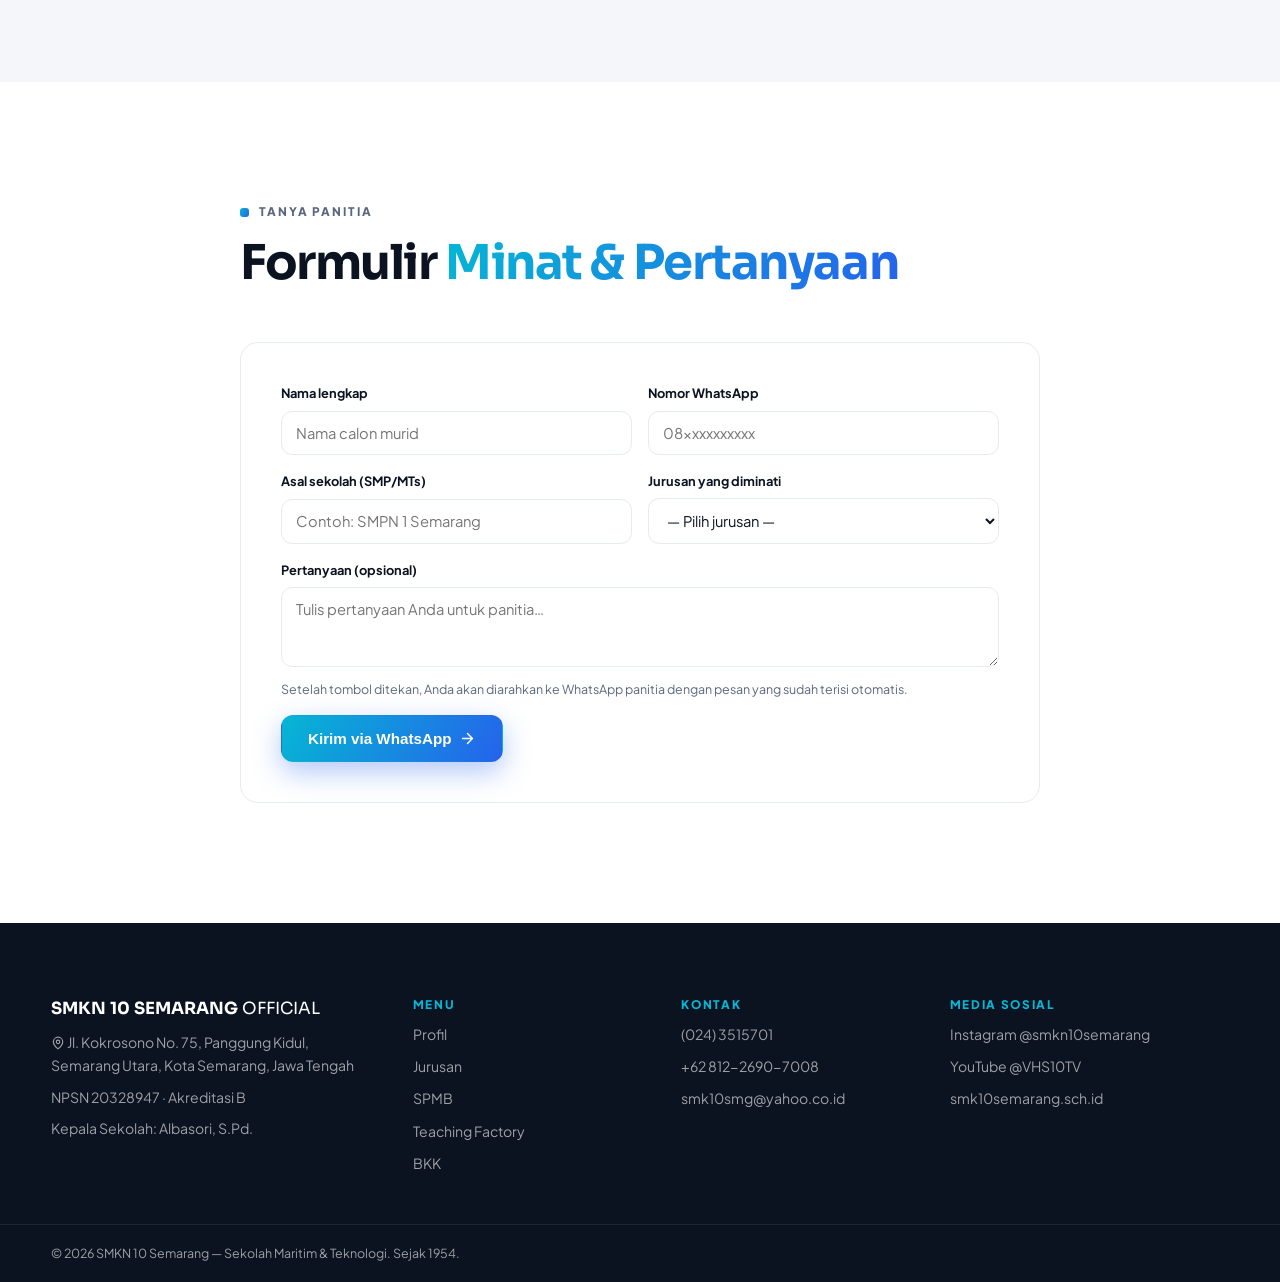
<file: public/spmb.html>
<!DOCTYPE html>
<html lang="id">
<head>
  <meta charset="UTF-8">
  <meta name="viewport" content="width=device-width, initial-scale=1.0">
  <title>SPMB — Penerimaan Murid Baru | SMKN 10 Semarang</title>
  <meta name="description" content="Informasi SPMB (Sistem Penerimaan Murid Baru) SMKN 10 Semarang: alur pendaftaran, syarat, jadwal, dan 9 pilihan kompetensi keahlian. Kuota 540 murid baru.">
  <link rel="preconnect" href="https://fonts.googleapis.com">
  <link rel="preconnect" href="https://fonts.gstatic.com" crossorigin>
  <link href="https://fonts.googleapis.com/css2?family=Sora:wght@500;600;700&family=Plus+Jakarta+Sans:wght@400;500;600;700;800&display=swap" rel="stylesheet">
  <link rel="icon" href="data:image/svg+xml,%3Csvg xmlns='http://www.w3.org/2000/svg' viewBox='0 0 64 64'%3E%3Crect width='64' height='64' rx='14' fill='%230B1220'/%3E%3Cg fill='none' stroke='%2322D3EE' stroke-width='5' stroke-linecap='round'%3E%3Ccircle cx='32' cy='16' r='7'/%3E%3Cpath d='M32 23v30M15 34H8a24 24 0 0 0 48 0h-7'/%3E%3C/g%3E%3C/svg%3E">
  <link rel="stylesheet" href="assets/css/style.css">
</head>
<body>

  <div class="scroll-progress" id="scrollProgress" aria-hidden="true"></div>

  <div data-component="sprite"></div>

  <!-- ═══════════ NAVBAR ═══════════ -->
  <header class="navbar" id="navbar" data-component="navbar" data-active="spmb"></header>

  <!-- ═══════════ PAGE HERO ═══════════ -->
  <section class="page-hero">
    <div class="hero__mesh" aria-hidden="true">
      <span class="blob blob--a"></span>
      <span class="blob blob--b"></span>
    </div>
    <div class="container">
      <p class="page-hero__crumb"><a href="index.html">Beranda</a> <span>/</span> SPMB</p>
      <h1>Penerimaan Murid Baru <em>SMKN 10 Semarang</em></h1>
      <p class="page-hero__lead">
        Pendaftaran murid baru dilakukan melalui <strong>SPMB (Sistem Penerimaan Murid Baru)</strong>
        yang dikelola Dinas Pendidikan Provinsi Jawa Tengah. Seluruh proses tidak dipungut biaya.
      </p>
    </div>
  </section>

  <!-- ═══════════ ANGKA KUNCI ═══════════ -->
  <section class="statstrip">
    <div class="container statstrip__row">
      <div class="stat">
        <span class="stat__num" data-count="540">0</span>
        <span class="stat__label">Kuota Murid Baru</span>
      </div>
      <div class="stat">
        <span class="stat__num" data-count="9">0</span>
        <span class="stat__label">Pilihan Jurusan SPMB</span>
      </div>
      <div class="stat">
        <span class="stat__num" data-count="0" data-plain="true">0</span>
        <span class="stat__label">Biaya Pendaftaran (Gratis)</span>
      </div>
      <div class="stat">
        <span class="stat__num" data-count="2" data-plain="true">0</span>
        <span class="stat__label">Pilihan Jurusan per Pendaftar</span>
      </div>
    </div>
  </section>

  <!-- ═══════════ ALUR ═══════════ -->
  <section class="section">
    <div class="container">
      <div class="section-head reveal">
        <p class="eyebrow">Alur Pendaftaran</p>
        <h2 class="section-title">Cara <em>Mendaftar</em></h2>
      </div>
      <div class="timeline" style="max-width:680px">
        <div class="tstep reveal">
          <span class="tstep__num">1</span>
          <div class="tstep__body">
            <strong>Aktivasi Akun SPMB</strong>
            <p>Buat dan aktivasi akun di situs SPMB Jawa Tengah, lalu verifikasi ke sekolah terdekat sesuai ketentuan Dinas Pendidikan.</p>
          </div>
        </div>
        <div class="tstep reveal">
          <span class="tstep__num">2</span>
          <div class="tstep__body">
            <strong>Pendaftaran Online</strong>
            <p>Login, pilih SMKN 10 Semarang, dan tentukan maksimal dua pilihan kompetensi keahlian.</p>
          </div>
        </div>
        <div class="tstep reveal">
          <span class="tstep__num">3</span>
          <div class="tstep__body">
            <strong>Verifikasi Berkas</strong>
            <p>Unggah berkas yang diminta sistem. Untuk jurusan tertentu (maritim, otomotif, pengelasan) ada pemeriksaan kesehatan dan tes buta warna.</p>
          </div>
        </div>
        <div class="tstep reveal">
          <span class="tstep__num">4</span>
          <div class="tstep__body">
            <strong>Pengumuman Hasil Seleksi</strong>
            <p>Hasil dapat dilihat melalui akun SPMB masing-masing pendaftar dan diumumkan di sekolah.</p>
          </div>
        </div>
        <div class="tstep reveal">
          <span class="tstep__num">5</span>
          <div class="tstep__body">
            <strong>Daftar Ulang</strong>
            <p>Murid yang diterima melakukan daftar ulang di SMKN 10 Semarang sesuai jadwal, membawa berkas asli.</p>
          </div>
        </div>
      </div>
    </div>
  </section>

  <!-- ═══════════ JADWAL & SYARAT ═══════════ -->
  <section class="section section--soft">
    <div class="container">
      <div class="low-grid">
        <div class="reveal">
          <div class="section-head">
            <p class="eyebrow">Jadwal</p>
            <h2 class="section-title">Jadwal <em>SPMB</em></h2>
          </div>
          <div class="table-wrap">
            <table class="info-table">
              <tr><th>Kegiatan</th><th>Waktu</th></tr>
              <tr><td>Pendaftaran online</td><td>14 – 18 Juni</td></tr>
              <tr><td>Pengumuman hasil seleksi</td><td>21 Juni</td></tr>
              <tr><td>Daftar ulang</td><td>Setelah pengumuman, sesuai jadwal Dinas</td></tr>
            </table>
          </div>
          <p class="form-note">* Tanggal mengacu pada SPMB tahun ajaran 2025/2026. Jadwal tahun berikutnya menunggu ketetapan resmi Dinas Pendidikan Provinsi Jawa Tengah — pantau pengumuman sekolah.</p>
        </div>
        <div class="reveal">
          <div class="section-head">
            <p class="eyebrow">Syarat</p>
            <h2 class="section-title">Syarat <em>Umum</em></h2>
          </div>
          <ul class="checklist">
            <li>Lulusan SMP/MTs atau sederajat</li>
            <li>Usia maksimal 21 tahun saat mendaftar</li>
            <li>Kartu Keluarga dan akta kelahiran</li>
            <li>Ijazah/Surat Keterangan Lulus</li>
            <li>Sehat jasmani; tidak buta warna untuk jurusan maritim, otomotif, dan pengelasan</li>
          </ul>
          <p class="form-note">* Persyaratan lengkap mengikuti juknis SPMB Jawa Tengah tahun berjalan.</p>
        </div>
      </div>
    </div>
  </section>

  <!-- ═══════════ PILIHAN JURUSAN ═══════════ -->
  <section class="section">
    <div class="container">
      <div class="section-head section-head--row reveal">
        <div>
          <p class="eyebrow">Pilihan Jurusan</p>
          <h2 class="section-title">9 Kompetensi Keahlian <em>di SPMB</em></h2>
        </div>
        <a href="jurusan.html" class="btn btn--outline btn--sm">Detail Semua Jurusan <svg class="ic btn__arrow" aria-hidden="true"><use href="#i-arrow"/></svg></a>
      </div>
      <div class="kuota-grid reveal">
        <a class="kuota" href="jurusan.html#nautika-kapal-niaga">Nautika Kapal Niaga <strong>NKN</strong></a>
        <a class="kuota" href="jurusan.html#konstruksi-kapal-baja">Konstruksi Kapal Baja <strong>KKB</strong></a>
        <a class="kuota" href="jurusan.html#teknik-pemesinan-kapal">Teknik Pemesinan Kapal <strong>TPK</strong></a>
        <a class="kuota" href="jurusan.html#teknik-pengelasan-fabrikasi-logam">Pengelasan &amp; Fabrikasi Logam <strong>TPFL</strong></a>
        <a class="kuota" href="jurusan.html#teknik-kendaraan-ringan">Teknik Kendaraan Ringan <strong>TKR</strong></a>
        <a class="kuota" href="jurusan.html#teknik-sepeda-motor">Teknik Sepeda Motor <strong>TBSM</strong></a>
        <a class="kuota" href="jurusan.html#perawatan-bodi-otomotif">Perawatan Bodi Otomotif <strong>PBO</strong></a>
        <a class="kuota" href="jurusan.html#rekayasa-perangkat-lunak-gim">Rekayasa Perangkat Lunak &amp; Gim <strong>RPLG</strong></a>
        <a class="kuota" href="jurusan.html#manajemen-logistik">Manajemen Logistik <strong>MANLOG</strong></a>
      </div>
      <p class="form-note reveal">Total daya tampung 540 murid baru. Rincian kuota per jurusan mengikuti ketetapan resmi tahun berjalan.</p>
    </div>
  </section>

  <!-- ═══════════ FAQ ═══════════ -->
  <section class="section section--soft">
    <div class="container" style="max-width:800px">
      <div class="section-head reveal">
        <p class="eyebrow">FAQ</p>
        <h2 class="section-title">Pertanyaan yang <em>Sering Diajukan</em></h2>
      </div>
      <div class="faq reveal">
        <details>
          <summary>Apakah pendaftaran dipungut biaya?</summary>
          <p>Tidak. SMKN 10 Semarang adalah sekolah negeri — seluruh proses SPMB gratis, dari pendaftaran sampai daftar ulang.</p>
        </details>
        <details>
          <summary>Bisa memilih lebih dari satu jurusan?</summary>
          <p>Bisa. Saat mendaftar di sistem SPMB, calon murid menentukan pilihan pertama dan pilihan kedua.</p>
        </details>
        <details>
          <summary>Jurusan apa saja yang mensyaratkan tidak buta warna?</summary>
          <p>Jurusan rumpun maritim (NKN, KKB, TPK), otomotif (TKR, TBSM, PBO), dan pengelasan (TPFL) memerlukan pemeriksaan kesehatan termasuk tes buta warna.</p>
        </details>
        <details>
          <summary>Saya dari luar Kota Semarang, apakah bisa mendaftar?</summary>
          <p>Ketentuan zonasi dan jalur pendaftaran mengikuti aturan SPMB Provinsi Jawa Tengah tahun berjalan. Silakan tanyakan ke panitia melalui WhatsApp untuk kepastian jalur yang tersedia.</p>
        </details>
      </div>
    </div>
  </section>

  <!-- ═══════════ FORM MINAT ═══════════ -->
  <section class="section" id="daftar">
    <div class="container" style="max-width:800px">
      <div class="section-head reveal">
        <p class="eyebrow">Tanya Panitia</p>
        <h2 class="section-title">Formulir <em>Minat &amp; Pertanyaan</em></h2>
      </div>
      <form class="form-card reveal" data-wa="Halo Panitia SPMB SMKN 10 Semarang, saya ingin bertanya / menyatakan minat mendaftar.">
        <div class="form-grid">
          <div class="field">
            <label for="f-nama">Nama lengkap</label>
            <input id="f-nama" name="nama" data-label="Nama" type="text" required placeholder="Nama calon murid">
          </div>
          <div class="field">
            <label for="f-hp">Nomor WhatsApp</label>
            <input id="f-hp" name="hp" data-label="No. WA" type="tel" required placeholder="08xxxxxxxxxx">
          </div>
          <div class="field">
            <label for="f-asal">Asal sekolah (SMP/MTs)</label>
            <input id="f-asal" name="asal" data-label="Asal sekolah" type="text" placeholder="Contoh: SMPN 1 Semarang">
          </div>
          <div class="field">
            <label for="f-jurusan">Jurusan yang diminati</label>
            <select id="f-jurusan" name="jurusan" data-label="Jurusan diminati">
              <option value="">— Pilih jurusan —</option>
              <option>Nautika Kapal Niaga (NKN)</option>
              <option>Konstruksi Kapal Baja (KKB)</option>
              <option>Teknik Pemesinan Kapal (TPK)</option>
              <option>Teknik Pengelasan &amp; Fabrikasi Logam (TPFL)</option>
              <option>Teknik Kendaraan Ringan (TKR)</option>
              <option>Teknik Sepeda Motor (TBSM)</option>
              <option>Perawatan Bodi Otomotif (PBO)</option>
              <option>Rekayasa Perangkat Lunak &amp; Gim (RPLG)</option>
              <option>Manajemen Logistik (MANLOG)</option>
            </select>
          </div>
          <div class="field field--full">
            <label for="f-pesan">Pertanyaan (opsional)</label>
            <textarea id="f-pesan" name="pesan" data-label="Pertanyaan" rows="3" placeholder="Tulis pertanyaan Anda untuk panitia…"></textarea>
          </div>
        </div>
        <p class="form-note">Setelah tombol ditekan, Anda akan diarahkan ke WhatsApp panitia dengan pesan yang sudah terisi otomatis.</p>
        <button type="submit" class="btn btn--acc" style="margin-top:16px">Kirim via WhatsApp <svg class="ic btn__arrow" aria-hidden="true"><use href="#i-arrow"/></svg></button>
      </form>
    </div>
  </section>

  <!-- ═══════════ FOOTER ═══════════ -->
  <footer class="footer" data-component="footer"></footer>

  <!-- ═══════════ CHAT ═══════════ -->
  <div data-component="chat"></div>

  <script src="assets/js/config.js" defer></script>
  <script src="assets/js/components.js" defer></script>
  <script src="assets/js/main.js" defer></script>
  <script src="assets/js/data.js" defer></script>
</body>
</html>
</file>
<file: public/assets/css/style.css>
/* ═══════════════════════════════════════════════════════════
   SMKN 10 SEMARANG — Modern Tech Campus Theme (2025)
   Fonts : Space Grotesk (display) + Plus Jakarta Sans (body)
   Palet : Slate gelap + gradien cyan→biru (ocean-tech)
   ═══════════════════════════════════════════════════════════ */

:root {
  /* ── warna ── */
  --ink:      #0B1220;
  --ink-soft: #5B677D;
  --bg:       #FFFFFF;
  --soft:     #F4F6FA;
  --line:     #E6EAF2;
  --dark:     #0B1220;
  --dark-2:   #111C33;
  --c1:       #06B6D4;   /* cyan */
  --c2:       #2563EB;   /* biru */
  --c3:       #7C3AED;   /* violet (aksen mesh) */
  --grad:     linear-gradient(120deg, #06B6D4, #2563EB);

  /* ── tipografi ── */
  --font-display: "Sora", "Plus Jakarta Sans", system-ui, sans-serif;
  --font-body: "Plus Jakarta Sans", system-ui, -apple-system, sans-serif;

  /* ── ritme ── */
  --radius: 18px;
  --shadow: 0 8px 30px rgba(11, 18, 32, .07);
  --shadow-lg: 0 24px 60px rgba(11, 18, 32, .14);
  --ease: cubic-bezier(.22, .8, .26, .99);
  --nav-h: 70px;
}

*, *::before, *::after { box-sizing: border-box; margin: 0; padding: 0; }
html { scroll-behavior: smooth; }
body {
  font-family: var(--font-body);
  color: var(--ink);
  background: var(--bg);
  line-height: 1.65;
  -webkit-font-smoothing: antialiased;
  overflow-x: hidden;
}
img, svg { max-width: 100%; display: block; }
a { color: inherit; text-decoration: none; }

.container { width: min(1180px, 92%); margin-inline: auto; }

/* ═══════════ IKON ═══════════ */
.ic {
  width: 1em; height: 1em;
  stroke: currentColor; fill: none;
  stroke-width: 2; stroke-linecap: round; stroke-linejoin: round;
  display: inline-block; vertical-align: -0.14em;
  flex-shrink: 0;
}
.btn .btn__arrow { width: 17px; height: 17px; transition: transform .3s var(--ease); }
.btn:hover .btn__arrow { transform: translateX(4px); }

/* ═══════════ TIPOGRAFI ═══════════ */
.section-title {
  font-family: var(--font-display);
  font-size: clamp(1.9rem, 4.4vw, 3rem);
  font-weight: 700;
  line-height: 1.14;
  letter-spacing: -.03em;
}
.section-title em {
  font-style: normal;
  background: var(--grad);
  -webkit-background-clip: text;
  background-clip: text;
  color: transparent;
}
.eyebrow {
  display: flex; align-items: center; gap: 10px;
  font-size: .74rem; font-weight: 800;
  letter-spacing: .16em; text-transform: uppercase;
  color: var(--ink-soft);
  margin-bottom: 14px;
}
.eyebrow::before {
  content: "";
  width: 9px; height: 9px; border-radius: 3px;
  background: var(--grad);
  flex-shrink: 0;
}
.section-head[style*="center"] .eyebrow, .cta .eyebrow { justify-content: center; }
.eyebrow--gold { color: rgba(255,255,255,.65); }
.lead { color: var(--ink-soft); font-size: 1.02rem; }

/* ═══════════ TOMBOL ═══════════ */
.btn {
  display: inline-flex; align-items: center; gap: 8px;
  padding: 14px 26px;
  border-radius: 12px;
  font-weight: 700; font-size: .95rem;
  border: 1.5px solid transparent;
  cursor: pointer;
  transition: transform .3s var(--ease), box-shadow .3s var(--ease), background .3s, border-color .3s;
  will-change: transform;
}
.btn:hover { transform: translateY(-1.5px); }
.btn:active { transform: translateY(0); }
.btn--sm { padding: 10px 18px; font-size: .85rem; border-radius: 10px; }
.btn--acc, .btn--gold {
  background: var(--grad);
  color: #fff;
  box-shadow: 0 10px 28px rgba(37, 99, 235, .35);
}
.btn--acc:hover, .btn--gold:hover { box-shadow: 0 16px 38px rgba(37, 99, 235, .45); }
.btn--navy { background: var(--dark); color: #fff; }
.btn--navy:hover { background: var(--dark-2); }
.btn--outline { border-color: var(--line); color: var(--ink); background: var(--bg); }
.btn--outline:hover { border-color: var(--c2); color: var(--c2); }
.btn--outline-dark, .btn--ghost { border-color: rgba(255,255,255,.28); color: #fff; }
.btn--outline-dark:hover, .btn--ghost:hover { border-color: var(--c1); color: var(--c1); }
.btn--wa { background: var(--dark); color: #fff; }
.btn--wa:hover { background: var(--dark-2); }

/* ═══════════ NAVBAR ═══════════ */
.navbar {
  position: sticky; top: 0; z-index: 100;
  height: var(--nav-h);
  display: flex; align-items: center;
  background: rgba(11, 18, 32, .6);
  backdrop-filter: blur(16px);
  -webkit-backdrop-filter: blur(16px);
  border-bottom: 1px solid rgba(255,255,255,.07);
  transition: background .4s, box-shadow .4s;
}
.navbar.is-scrolled { background: rgba(11, 18, 32, .94); box-shadow: 0 10px 30px rgba(0,0,0,.3); }
.navbar__inner { display: flex; align-items: center; justify-content: space-between; gap: 16px; width: min(1260px, 94%); margin-inline: auto; }
.navbar__brand { display: flex; align-items: center; gap: 11px; color: #fff; flex-shrink: 0; }
.navbar__logo {
  width: 42px; height: 42px; border-radius: 13px;
  display: grid; place-items: center;
  background: var(--grad);
  color: #fff;
}
.navbar__name { line-height: 1.15; display: flex; flex-direction: column; }
.navbar__name strong { font-family: var(--font-display); font-size: .95rem; letter-spacing: .01em; white-space: nowrap; }
.navbar__name small { font-size: .6rem; letter-spacing: .34em; color: var(--c1); font-weight: 700; }
.navbar__menu { display: flex; align-items: center; gap: 2px; }
.nav-link {
  position: relative;
  padding: 8px 9px;
  border-radius: 9px;
  color: rgba(255,255,255,.78);
  font-size: .82rem; font-weight: 600;
  white-space: nowrap;
  transition: color .25s, background .25s;
}
.nav-link--parent { display: inline-flex; align-items: center; gap: 4px; }
.nav-caret { width: 11px; height: 11px; opacity: .6; transition: transform .25s var(--ease); }
.nav-item { position: relative; }
.nav-item:hover .nav-caret, .nav-item:focus-within .nav-caret { transform: rotate(180deg); }
.nav-drop {
  position: absolute; top: 100%; left: 0;
  min-width: 215px;
  padding: 8px;
  display: grid; gap: 2px;
  background: rgba(11, 18, 32, .97);
  backdrop-filter: blur(16px);
  -webkit-backdrop-filter: blur(16px);
  border: 1px solid rgba(255,255,255,.1);
  border-radius: 14px;
  box-shadow: 0 24px 60px rgba(0,0,0,.5);
  opacity: 0; visibility: hidden;
  transform: translateY(10px);
  transition: opacity .25s var(--ease), transform .25s var(--ease), visibility .25s;
  z-index: 50;
}
.nav-item:hover .nav-drop, .nav-item:focus-within .nav-drop {
  opacity: 1; visibility: visible; transform: translateY(4px);
}
.nav-drop a {
  padding: 9px 12px;
  border-radius: 9px;
  font-size: .84rem; font-weight: 500;
  color: rgba(255,255,255,.75);
  transition: background .2s, color .2s;
}
.nav-drop a:hover { background: rgba(255,255,255,.08); color: #fff; }
.nav-drop--right { left: auto; right: 0; }
.nav-drop__label {
  padding: 10px 12px 4px;
  font-size: .66rem; font-weight: 800;
  letter-spacing: .14em; text-transform: uppercase;
  color: rgba(255,255,255,.4);
  border-top: 1px solid rgba(255,255,255,.08);
  margin-top: 4px;
}
.nav-link:hover { color: #fff; background: rgba(255,255,255,.07); }
.nav-link.is-active { color: #fff; background: rgba(255,255,255,.1); }
.navbar__cta { margin-left: 10px; }
.navbar__burger {
  display: none;
  flex-direction: column; gap: 5px;
  background: none; border: 0; cursor: pointer; padding: 8px;
}
.navbar__burger span {
  width: 24px; height: 2.5px; border-radius: 2px;
  background: #fff;
  transition: transform .3s var(--ease), opacity .3s;
}
.navbar__burger.is-open span:nth-child(1) { transform: translateY(7.5px) rotate(45deg); }
.navbar__burger.is-open span:nth-child(2) { opacity: 0; }
.navbar__burger.is-open span:nth-child(3) { transform: translateY(-7.5px) rotate(-45deg); }

/* ═══════════ HERO ═══════════ */
.hero {
  position: relative;
  background: var(--dark);
  color: #fff;
  overflow: hidden;
  margin-top: calc(-1 * var(--nav-h));
  padding-top: var(--nav-h);
}
.hero__mesh { position: absolute; inset: 0; pointer-events: none; }
.blob {
  position: absolute;
  border-radius: 50%;
  filter: blur(110px);
  opacity: .5;
}
.blob--a { width: 560px; height: 560px; left: -160px; top: -120px; background: rgba(37, 99, 235, .55); animation: blobDrift 13s ease-in-out infinite alternate; }
.blob--b { width: 480px; height: 480px; right: -120px; top: 10%; background: rgba(6, 182, 212, .4); animation: blobDrift 16s ease-in-out infinite alternate-reverse; }
.blob--c { width: 420px; height: 420px; left: 42%; bottom: -220px; background: rgba(124, 58, 237, .35); animation: blobDrift 19s ease-in-out infinite alternate; }
@keyframes blobDrift { from { transform: translate3d(0,0,0) scale(1); } to { transform: translate3d(50px, 36px, 0) scale(1.12); } }
.hero__dots {
  position: absolute; inset: 0; pointer-events: none;
  background-image: radial-gradient(rgba(255,255,255,.1) 1px, transparent 1px);
  background-size: 26px 26px;
  mask-image: radial-gradient(70% 60% at 50% 40%, #000 20%, transparent 100%);
  -webkit-mask-image: radial-gradient(70% 60% at 50% 40%, #000 20%, transparent 100%);
}

.hero__grid {
  position: relative;
  display: grid;
  grid-template-columns: 1.05fr .95fr;
  align-items: center;
  gap: clamp(40px, 5vw, 70px);
  min-height: calc(92svh - var(--nav-h));
  padding: clamp(48px, 7vh, 90px) 0 clamp(56px, 8vh, 100px);
}
.hero__grid > *, .hero__text > * { min-width: 0; } /* cegah grid blowout di layar sempit */
.hero__kicker {
  display: inline-flex; align-items: center; gap: 10px;
  max-width: 100%;
  padding: 8px 14px;
  border-radius: 999px;
  border: 1px solid rgba(255,255,255,.14);
  background: rgba(255,255,255,.05);
  color: rgba(255,255,255,.8);
  font-size: .72rem; font-weight: 700;
  letter-spacing: .14em; text-transform: uppercase;
}
.hero__kicker::before {
  content: "";
  width: 8px; height: 8px; border-radius: 50%;
  background: var(--grad);
}
.hero__title {
  font-family: var(--font-display);
  font-size: clamp(2.5rem, 5.5vw, 4.3rem);
  font-weight: 700;
  line-height: 1.08;
  letter-spacing: -.035em;
  margin: 24px 0 20px;
}
.hero__title em { font-style: normal; color: var(--c1); }
.hero__title em .w,
.hero__title em:not(:has(.w)) {
  background: linear-gradient(110deg, #22D3EE, #3B82F6);
  -webkit-background-clip: text; background-clip: text; color: transparent;
}
.hero__title .w { display: inline-block; opacity: 0; transform: translateY(.55em); }
.hero__title.is-in .w { animation: wordIn .65s var(--ease) forwards; }
@keyframes wordIn { to { opacity: 1; transform: translateY(0); } }
.hero__subtitle { color: rgba(255,255,255,.72); max-width: 520px; font-size: clamp(.98rem, 1.5vw, 1.1rem); line-height: 1.75; }
.hero__subtitle strong { color: #fff; }
.hero__actions { display: flex; gap: 14px; flex-wrap: wrap; margin: 30px 0 34px; }
.hero__proof { display: flex; gap: 22px; flex-wrap: wrap; }
.hero__proof-item {
  display: inline-flex; align-items: center; gap: 8px;
  color: rgba(255,255,255,.6);
  font-size: .82rem; font-weight: 600;
}
.hero__proof-item .ic { color: var(--c1); width: 16px; height: 16px; }

.hero__visual { position: relative; }
.hero__imgcard {
  position: relative;
  border-radius: 22px;
  overflow: hidden;
  border: 1px solid rgba(255,255,255,.14);
  box-shadow: 0 40px 90px rgba(0,0,0,.45);
  transform: rotate(1.5deg);
  transition: transform .6s var(--ease);
  background: linear-gradient(140deg, var(--dark-2), #1B2A4A);
  aspect-ratio: 4 / 4.6;
}
.hero__visual:hover .hero__imgcard { transform: rotate(0deg) scale(1.015); }
.hero__imgcard img { width: 100%; height: 100%; object-fit: cover; }
.hero__imgcard.is-empty::after {
  content: "Foto siswa";
  position: absolute; inset: 0;
  display: grid; place-items: center;
  color: rgba(255,255,255,.4); font-size: .85rem; font-weight: 600;
}
.hero__glass {
  position: absolute;
  display: flex; align-items: center; gap: 12px;
  padding: 14px 18px;
  border-radius: 16px;
  background: rgba(255,255,255,.08);
  border: 1px solid rgba(255,255,255,.16);
  backdrop-filter: blur(14px);
  -webkit-backdrop-filter: blur(14px);
  box-shadow: 0 18px 44px rgba(0,0,0,.35);
}
.hero__glass strong {
  font-family: var(--font-display);
  font-size: 1.5rem; line-height: 1;
  background: linear-gradient(110deg, #22D3EE, #60A5FA);
  -webkit-background-clip: text; background-clip: text; color: transparent;
}
.hero__glass span { font-size: .68rem; font-weight: 600; color: rgba(255,255,255,.78); line-height: 1.35; }
.hero__glass--a { top: -18px; right: -14px; }
.hero__glass--b { bottom: 26px; left: -26px; }
.float-loop { animation: floatY 6s ease-in-out infinite; }
@keyframes floatY { 0%,100% { transform: translateY(0); } 50% { transform: translateY(-12px); } }

/* ═══════════ STAT STRIP ═══════════ */
.statstrip { background: var(--bg); border-bottom: 1px solid var(--line); }
.statstrip__row {
  display: grid;
  grid-template-columns: repeat(4, 1fr);
  gap: 20px;
  padding: 30px 0;
}
.stat { text-align: center; }
.stat__num {
  display: block;
  font-family: var(--font-display);
  font-size: clamp(1.7rem, 3vw, 2.3rem);
  font-weight: 700;
  letter-spacing: -.02em;
  background: var(--grad);
  -webkit-background-clip: text; background-clip: text; color: transparent;
  font-variant-numeric: tabular-nums;
}
.stat__label { font-size: .76rem; font-weight: 600; color: var(--ink-soft); letter-spacing: .03em; }

/* ═══════════ SECTIONS ═══════════ */
.section { padding: clamp(72px, 9.5vw, 120px) 0; }
.section--slim { padding: clamp(52px, 6vw, 76px) 0; }
.section--soft { background: var(--soft); }
.section-head { margin-bottom: clamp(32px, 5vw, 52px); }
.section-head--row { display: flex; align-items: end; justify-content: space-between; gap: 20px; flex-wrap: wrap; }

/* reveal on scroll — hanya disembunyikan bila JS aktif (html.js-anim) */
.js-anim .reveal { opacity: 0; transform: translateY(32px); transition: opacity .8s var(--ease), transform .8s var(--ease); }
.js-anim .reveal.is-in { opacity: 1; transform: none; }
.js-anim .reveal-item { opacity: 0; transform: translateY(22px); transition: opacity .7s var(--ease), transform .7s var(--ease); }
.js-anim .reveal-item.is-in { opacity: 1; transform: none; }

/* ═══════════ FOTO ═══════════ */
.photo-ph {
  position: relative;
  border-radius: var(--radius);
  background: #E9EDF4;
  overflow: hidden;
  display: grid; place-items: center;
  min-height: 180px;
}
.photo-ph__label { color: #96A0B5; font-size: .8rem; font-weight: 600; z-index: 0; }
.photo-ph img {
  position: absolute; inset: 0; z-index: 1;
  width: 100%; height: 100%;
  object-fit: cover;
  transition: transform .8s var(--ease);
}
.pcard:hover .photo-ph img,
.prcard:hover .photo-ph img,
.tilt-card:hover img { transform: scale(1.06); }

/* ═══════════ PROFIL ═══════════ */
.profil-grid { display: grid; grid-template-columns: 1.05fr .95fr; gap: clamp(32px, 5vw, 72px); align-items: center; }
.checklist { list-style: none; margin: 22px 0 30px; display: grid; gap: 12px; }
.checklist li { padding-left: 36px; position: relative; color: var(--ink-soft); font-weight: 500; }
.checklist li::before {
  content: "✓";
  position: absolute; left: 0; top: 1px;
  width: 25px; height: 25px; border-radius: 9px;
  display: grid; place-items: center;
  background: var(--grad);
  color: #fff;
  font-size: .8rem; font-weight: 800;
}
.profil-grid__visual { position: relative; min-height: 420px; }
.photo-ph--tall { position: absolute; inset: 0 16% 12% 0; box-shadow: var(--shadow-lg); border-radius: 22px; }
.photo-ph--float {
  position: absolute; right: 0; bottom: 0;
  width: 54%; height: 46%;
  box-shadow: var(--shadow-lg);
  border: 5px solid var(--bg);
  border-radius: 18px;
}
.profil-badge {
  position: absolute; top: 5%; right: 2%;
  background: var(--grad);
  color: #fff;
  border-radius: 16px;
  padding: 14px 18px;
  display: flex; gap: 10px; align-items: center;
  box-shadow: 0 16px 40px rgba(37, 99, 235, .4);
  z-index: 2;
}
.profil-badge strong { font-family: var(--font-display); font-size: 1.6rem; line-height: 1; }
.profil-badge span { font-size: .66rem; font-weight: 700; line-height: 1.25; letter-spacing: .04em; }
.tilt-card { transition: transform .35s var(--ease); transform-style: preserve-3d; }

/* ═══════════ VISI & MISI ═══════════ */
.vm-grid {
  display: grid;
  grid-template-columns: .9fr 1.1fr;
  gap: 22px;
  margin-top: clamp(40px, 5vw, 64px);
}
.vm-card {
  background: var(--soft);
  border: 1px solid var(--line);
  border-radius: var(--radius);
  padding: 30px 30px 32px;
}
.vm-card--visi { background: var(--dark); border-color: rgba(59,130,246,.3); color: #fff; }
.vm-card--visi .eyebrow { color: rgba(255,255,255,.6); }
.vm-visi {
  font-family: var(--font-display);
  font-size: 1.15rem; font-weight: 600;
  line-height: 1.55;
  letter-spacing: -.01em;
}
.vm-kepsek { margin-top: 22px; padding-top: 18px; border-top: 1px solid rgba(255,255,255,.12); font-size: .84rem; color: rgba(255,255,255,.65); }
.vm-kepsek strong { color: #fff; }
.vm-misi { margin: 0; padding-left: 0; list-style: none; counter-reset: misi; display: grid; gap: 12px; }
.vm-misi li { position: relative; padding-left: 40px; color: var(--ink-soft); font-size: .92rem; }
.vm-misi li::before {
  counter-increment: misi;
  content: counter(misi, decimal-leading-zero);
  position: absolute; left: 0; top: 1px;
  font-family: var(--font-display);
  font-weight: 700; font-size: .8rem;
  width: 28px; height: 28px;
  display: grid; place-items: center;
  border-radius: 9px;
  background: #fff;
  border: 1px solid var(--line);
  color: var(--c2);
}

/* ═══════════ PENGUMUMAN ═══════════ */
.anno-list { display: grid; gap: 12px; }
.anno {
  display: flex; align-items: center; gap: 20px;
  background: var(--bg);
  border: 1px solid var(--line);
  border-radius: var(--radius);
  padding: 18px 22px;
  transition: transform .3s var(--ease), border-color .3s, box-shadow .3s;
}
.anno:hover { transform: translateX(4px); border-color: rgba(37,99,235,.45); box-shadow: var(--shadow); }
.anno__date {
  flex-shrink: 0;
  width: 62px; padding: 9px 0;
  display: grid; place-items: center;
  border-radius: 12px;
  background: var(--dark); color: #fff;
  line-height: 1.1;
}
.anno__date strong { font-family: var(--font-display); font-size: 1.25rem; }
.anno__date small { font-size: .62rem; color: rgba(255,255,255,.65); text-transform: uppercase; letter-spacing: .05em; }
.anno__body { flex: 1; min-width: 0; display: grid; gap: 3px; }
.anno__body strong { font-size: .98rem; }
.anno__body small { font-size: .84rem; color: var(--ink-soft); }
.anno__arrow { width: 18px; height: 18px; color: var(--c2); flex-shrink: 0; transition: transform .3s var(--ease); }
.anno:hover .anno__arrow { transform: translateX(4px); }

/* ═══════════ JURUSAN ═══════════ */
.rumpun-tabs { display: flex; gap: 8px; flex-wrap: wrap; margin-bottom: 34px; }
.rumpun-tab {
  padding: 10px 20px;
  border-radius: 999px;
  border: 1px solid var(--line);
  background: var(--bg);
  color: var(--ink-soft);
  font-family: var(--font-body);
  font-size: .85rem; font-weight: 600;
  cursor: pointer;
  transition: all .3s var(--ease);
}
.rumpun-tab:hover { border-color: var(--c2); color: var(--c2); transform: translateY(-2px); }
.rumpun-tab.is-active { background: var(--dark); border-color: var(--dark); color: #fff; }
.jurusan-grid { display: grid; grid-template-columns: repeat(auto-fill, minmax(255px, 1fr)); gap: 18px; }
.jcard {
  position: relative;
  background: var(--bg);
  border: 1px solid var(--line);
  border-radius: var(--radius);
  padding: 26px 22px;
  transition: transform .4s var(--ease), border-color .4s, box-shadow .4s;
  overflow: hidden;
}
.jcard::before {
  content: "";
  position: absolute; inset: 0;
  background: radial-gradient(240px circle at var(--mx, 50%) var(--my, 0%), rgba(6,182,212,.09), transparent 65%);
  opacity: 0; transition: opacity .4s;
}
.jcard:hover { transform: translateY(-7px); border-color: rgba(37,99,235,.45); box-shadow: var(--shadow-lg); }
.jcard:hover::before { opacity: 1; }
.jcard.is-hidden { display: none; }
.jcard__icon {
  width: 48px; height: 48px;
  padding: 12px;
  border-radius: 14px;
  background: var(--soft);
  stroke: var(--c2); fill: none;
  stroke-width: 1.8; stroke-linecap: round; stroke-linejoin: round;
  display: block; margin-bottom: 16px;
  transition: transform .4s var(--ease), background .4s;
}
.jcard:hover .jcard__icon { transform: translateY(-4px); background: #E5F3FB; }
.jcard h3 { font-family: var(--font-display); font-size: 1.02rem; font-weight: 600; line-height: 1.35; margin-bottom: 8px; letter-spacing: -.01em; }
.jcard p { font-size: .84rem; color: var(--ink-soft); margin-bottom: 16px; }
.jcard__more {
  display: inline-flex; align-items: center; gap: 6px;
  font-size: .8rem; font-weight: 800; color: var(--c2); letter-spacing: .04em;
}
.jcard__more .ic { width: 14px; height: 14px; transition: transform .3s var(--ease); }
.jcard:hover .jcard__more .ic { transform: translateX(4px); }
.jcard__tag {
  position: absolute; top: 16px; right: 16px;
  font-size: .62rem; font-weight: 800; letter-spacing: .08em; text-transform: uppercase;
  padding: 4px 10px; border-radius: 999px;
  background: #EEE9FD; color: #6D28D9;
}
.jcard__tag--gold { background: #E0F7FC; color: #0E7490; }

/* ═══════════ PRESTASI ═══════════ */
.prestasi-grid { display: grid; grid-template-columns: repeat(auto-fit, minmax(280px, 1fr)); gap: 22px; }
.pcard {
  background: var(--bg);
  border: 1px solid var(--line);
  border-radius: var(--radius);
  overflow: hidden;
  transition: transform .4s var(--ease), box-shadow .4s var(--ease), border-color .4s;
}
.pcard:hover { transform: translateY(-6px); box-shadow: var(--shadow-lg); border-color: rgba(37,99,235,.4); }
.pcard__media { min-height: 190px; border-radius: 0; }
.pcard__badge {
  position: absolute; top: 14px; left: 14px; z-index: 2;
  font-size: .66rem; font-weight: 800; letter-spacing: .06em; text-transform: uppercase;
  padding: 5px 12px; border-radius: 999px;
  background: rgba(255,255,255,.94); color: var(--ink);
}
.pcard__badge--prov { background: var(--c2); color: #fff; }
.pcard__badge--nas { background: var(--grad); color: #fff; }
.pcard__body { padding: 20px 22px 24px; }
.pcard__year { font-size: .72rem; font-weight: 800; color: var(--c1); letter-spacing: .1em; }
.pcard h3 { font-family: var(--font-display); font-size: 1.05rem; font-weight: 600; margin: 6px 0 8px; line-height: 1.4; letter-spacing: -.01em; }
.pcard p { font-size: .86rem; color: var(--ink-soft); }

/* ═══════════ ALUMNI ═══════════ */
.alumni-grid { display: grid; grid-template-columns: repeat(auto-fit, minmax(280px, 1fr)); gap: 22px; }
.acard {
  background: var(--bg);
  border: 1px solid var(--line);
  border-radius: var(--radius);
  padding: 30px 28px;
  transition: transform .4s var(--ease), box-shadow .4s var(--ease), border-color .4s;
}
.acard:hover { transform: translateY(-6px); box-shadow: var(--shadow-lg); border-color: rgba(37,99,235,.4); }
.acard blockquote {
  font-size: 1rem;
  line-height: 1.65;
  font-weight: 500;
  color: var(--ink);
  margin-bottom: 20px;
}
.acard figcaption { display: flex; align-items: center; gap: 12px; }
.acard__avatar {
  width: 46px; height: 46px; border-radius: 50%;
  display: grid; place-items: center;
  background: var(--grad);
  color: #fff; font-weight: 800; font-size: .85rem;
  flex-shrink: 0;
}
.acard figcaption strong { display: block; font-size: .92rem; }
.acard figcaption small { color: var(--ink-soft); font-size: .76rem; line-height: 1.4; display: block; }

/* ═══════════ MARQUEE MITRA ═══════════ */
.marquee {
  overflow: hidden;
  margin: 34px 0 10px;
  mask-image: linear-gradient(90deg, transparent, #000 12%, #000 88%, transparent);
  -webkit-mask-image: linear-gradient(90deg, transparent, #000 12%, #000 88%, transparent);
}
.marquee__track {
  display: flex; gap: 14px; width: max-content;
  padding: 8px 0; /* ruang untuk hover-lift agar border tidak terpotong overflow:hidden */
  animation: marquee 30s linear infinite;
}
.marquee:hover .marquee__track { animation-play-state: paused; }
@keyframes marquee { to { transform: translateX(-50%); } }
.mlogo {
  padding: 15px 28px;
  background: var(--bg);
  border: 1px solid var(--line);
  border-radius: 13px;
  font-weight: 700; font-size: .88rem;
  color: var(--ink-soft);
  white-space: nowrap;
  transition: color .3s, border-color .3s, transform .3s;
}
.mlogo:hover { color: var(--ink); border-color: var(--c2); transform: translateY(-3px); }

/* ═══════════ PRODUK BLUD ═══════════ */
.produk-grid { display: grid; grid-template-columns: repeat(auto-fit, minmax(270px, 1fr)); gap: 22px; }
.prcard {
  background: var(--bg);
  border: 1px solid var(--line);
  border-radius: var(--radius);
  overflow: hidden;
  transition: transform .4s var(--ease), box-shadow .4s, border-color .4s;
}
.prcard:hover { transform: translateY(-6px); box-shadow: var(--shadow-lg); border-color: rgba(37,99,235,.4); }
.prcard .photo-ph { min-height: 170px; border-radius: 0; }
.prcard__body { padding: 20px 22px 24px; }
.prcard__body small { color: var(--c2); font-weight: 700; font-size: .7rem; letter-spacing: .08em; text-transform: uppercase; }
.prcard h3 { font-family: var(--font-display); font-size: 1.05rem; font-weight: 600; margin: 6px 0 14px; letter-spacing: -.01em; }
.prcard__row { display: flex; align-items: center; justify-content: space-between; gap: 10px; }
.prcard__price { font-weight: 800; color: var(--ink); font-size: 1rem; }
.prcard__price small { font-weight: 600; color: var(--ink-soft); font-size: .72rem; }

/* ═══════════ CTA ═══════════ */
.cta {
  position: relative;
  text-align: center;
  background: linear-gradient(150deg, #101B36 0%, var(--dark) 55%, #0A1A2E 100%);
  color: #fff;
  border-radius: 26px;
  border: 1px solid rgba(59, 130, 246, .35);
  padding: clamp(52px, 8vw, 88px) 24px;
  overflow: hidden;
  box-shadow: 0 30px 80px rgba(37, 99, 235, .25);
}
.cta__glow {
  position: absolute; inset: 0;
  background:
    radial-gradient(55% 80% at 15% 0%, rgba(37,99,235,.65), transparent 60%),
    radial-gradient(50% 70% at 90% 100%, rgba(6,182,212,.55), transparent 60%),
    radial-gradient(40% 55% at 60% 20%, rgba(124,58,237,.35), transparent 65%),
    radial-gradient(rgba(255,255,255,.09) 1px, transparent 1px);
  background-size: auto, auto, auto, 24px 24px;
  pointer-events: none;
}
.cta::after {
  content: "";
  position: absolute; left: 10%; right: 10%; top: 0;
  height: 1px;
  background: linear-gradient(90deg, transparent, rgba(34,211,238,.8), transparent);
}
.cta > *:not(.cta__glow) { position: relative; }
.cta .lead { max-width: 480px; margin: 12px auto 28px; color: rgba(255,255,255,.7); }
.cta__actions { display: flex; gap: 14px; justify-content: center; flex-wrap: wrap; }

/* ═══════════ FOOTER ═══════════ */
.footer { background: var(--dark); color: rgba(255,255,255,.6); font-size: .88rem; }
.footer__grid {
  display: grid;
  grid-template-columns: 1.4fr 1fr 1fr 1.2fr;
  gap: 36px;
  padding: clamp(48px, 7vw, 72px) 0 40px;
}
.footer__brand { color: #fff; font-family: var(--font-display); font-size: 1.05rem; margin-bottom: 14px; }
.footer__head { color: var(--c1); font-weight: 800; font-size: .74rem; letter-spacing: .14em; text-transform: uppercase; margin-bottom: 14px; }
.footer a { display: block; margin-bottom: 9px; transition: color .25s, transform .25s; }
.footer a:hover { color: var(--c1); transform: translateX(4px); }
.footer p { margin-bottom: 8px; }
.footer__bar { border-top: 1px solid rgba(255,255,255,.08); padding: 18px 0; font-size: .78rem; }

/* ═══════════ CHATBOT ═══════════ */
.chat-fab {
  position: fixed; right: 22px; bottom: 22px; z-index: 200;
  width: 58px; height: 58px;
  border-radius: 18px;
  border: 0; cursor: pointer;
  background: var(--grad);
  color: #fff;
  display: grid; place-items: center;
  box-shadow: 0 14px 34px rgba(37, 99, 235, .4);
  transition: transform .3s var(--ease);
}
.chat-fab .ic { width: 24px; height: 24px; }
.chat-fab:hover { transform: scale(1.08); }
.chat-fab__pulse {
  position: absolute; inset: 0;
  border-radius: 18px;
  border: 2px solid var(--c1);
  animation: pulse 2.4s ease-out infinite;
}
@keyframes pulse { from { transform: scale(1); opacity: .7; } to { transform: scale(1.5); opacity: 0; } }
.chat-panel {
  position: fixed; right: 22px; bottom: 92px; z-index: 200;
  width: min(340px, calc(100vw - 44px));
  background: var(--bg);
  border: 1px solid var(--line);
  border-radius: 20px;
  box-shadow: var(--shadow-lg);
  overflow: hidden;
  transform-origin: bottom right;
  animation: panelIn .35s var(--ease);
}
@keyframes panelIn { from { transform: scale(.85) translateY(12px); opacity: 0; } }
.chat-panel__head {
  display: flex; justify-content: space-between; align-items: center;
  padding: 14px 18px;
  background: var(--dark); color: #fff;
}
.chat-panel__head button { background: none; border: 0; color: #fff; cursor: pointer; font-size: 1rem; }
.chat-panel__body { padding: 18px; min-height: 120px; }
.chat-msg {
  background: var(--soft);
  border-radius: 14px 14px 14px 4px;
  padding: 12px 14px;
  font-size: .86rem;
}
.chat-msg a { color: var(--c2); font-weight: 700; text-decoration: underline; }
.chat-quick { display: grid; gap: 8px; margin-top: 12px; }
.chat-quick a {
  padding: 11px 14px;
  border: 1px solid var(--line);
  border-radius: 11px;
  font-size: .85rem; font-weight: 600;
  color: var(--ink);
  transition: border-color .2s, background .2s, color .2s;
}
.chat-quick a:hover { border-color: var(--c2); background: #F0F7FF; color: var(--c2); }
.chat-note { margin-top: 12px; font-size: .74rem; color: var(--ink-soft); }

/* ═══════════ PRELOADER & PROGRESS ═══════════ */
.preloader {
  position: fixed; inset: 0; z-index: 999;
  background: var(--dark);
  display: grid; place-items: center;
  transition: opacity .5s var(--ease), visibility .5s;
}
.preloader.is-done { opacity: 0; visibility: hidden; }
.preloader__inner { display: grid; place-items: center; gap: 16px; }
.preloader__icon {
  width: 44px; height: 44px;
  stroke: var(--c1); fill: none;
  stroke-width: 2; stroke-linecap: round;
  animation: anchorDrop 1s var(--ease) infinite alternate;
}
@keyframes anchorDrop { from { transform: translateY(-7px); opacity: .5; } to { transform: translateY(0); opacity: 1; } }
.preloader__text {
  color: rgba(255,255,255,.7);
  font-size: .7rem; font-weight: 800; letter-spacing: .4em;
  padding-left: .4em;
}
.scroll-progress {
  position: fixed; top: 0; left: 0; z-index: 300;
  height: 3px; width: 100%;
  background: var(--grad);
  transform-origin: left;
  transform: scaleX(0);
}

/* ═══════════ PAGE HERO (halaman dalam) ═══════════ */
.page-hero {
  position: relative;
  background: var(--dark);
  color: #fff;
  overflow: hidden;
  margin-top: calc(-1 * var(--nav-h));
  padding: calc(var(--nav-h) + clamp(48px, 7vw, 76px)) 0 clamp(44px, 6vw, 64px);
}
.page-hero .blob { opacity: .4; }
.page-hero__crumb {
  display: flex; align-items: center; gap: 8px;
  font-size: .78rem; font-weight: 600;
  color: rgba(255,255,255,.55);
  margin-bottom: 16px;
}
.page-hero__crumb a:hover { color: var(--c1); }
.page-hero__crumb span { opacity: .5; }
.page-hero h1 {
  font-family: var(--font-display);
  font-size: clamp(2rem, 4.6vw, 3.3rem);
  font-weight: 700;
  letter-spacing: -.03em;
  line-height: 1.1;
}
.page-hero h1 em {
  font-style: normal;
  background: linear-gradient(110deg, #22D3EE, #3B82F6);
  -webkit-background-clip: text; background-clip: text; color: transparent;
}
.page-hero__lead { margin-top: 14px; max-width: 620px; color: rgba(255,255,255,.72); }

/* ═══════════ TIMELINE (alur) ═══════════ */
.timeline { display: grid; gap: 0; position: relative; }
.tstep { display: flex; gap: 22px; position: relative; padding-bottom: 30px; }
.tstep:last-child { padding-bottom: 0; }
.tstep::before {
  content: "";
  position: absolute; left: 21px; top: 46px; bottom: 4px;
  width: 2px;
  background: var(--line);
}
.tstep:last-child::before { display: none; }
.tstep__num {
  flex-shrink: 0;
  width: 44px; height: 44px;
  display: grid; place-items: center;
  border-radius: 14px;
  background: var(--grad);
  color: #fff;
  font-family: var(--font-display);
  font-weight: 700;
}
.tstep__body strong { display: block; font-size: 1.02rem; margin-bottom: 4px; }
.tstep__body p { font-size: .9rem; color: var(--ink-soft); }

/* ═══════════ TABEL INFO ═══════════ */
.info-table { width: 100%; border-collapse: collapse; font-size: .92rem; }
.info-table th, .info-table td { text-align: left; padding: 14px 16px; border-bottom: 1px solid var(--line); }
.info-table th { font-size: .74rem; letter-spacing: .1em; text-transform: uppercase; color: var(--ink-soft); }
.info-table tr:last-child td { border-bottom: 0; }
.table-wrap { background: var(--bg); border: 1px solid var(--line); border-radius: var(--radius); overflow-x: auto; }

/* ═══════════ FAQ ═══════════ */
.faq { display: grid; gap: 10px; }
.faq details {
  background: var(--bg);
  border: 1px solid var(--line);
  border-radius: 14px;
  overflow: hidden;
}
.faq summary {
  list-style: none;
  cursor: pointer;
  padding: 16px 20px;
  font-weight: 700; font-size: .95rem;
  display: flex; justify-content: space-between; align-items: center; gap: 12px;
}
.faq summary::-webkit-details-marker { display: none; }
.faq summary::after { content: "+"; font-size: 1.2rem; color: var(--c2); transition: transform .25s var(--ease); }
.faq details[open] summary::after { transform: rotate(45deg); }
.faq details p { padding: 0 20px 18px; font-size: .9rem; color: var(--ink-soft); }

/* ═══════════ FORM ═══════════ */
.form-card {
  background: var(--bg);
  border: 1px solid var(--line);
  border-radius: var(--radius);
  padding: clamp(24px, 4vw, 40px);
}
.form-grid { display: grid; grid-template-columns: 1fr 1fr; gap: 16px; }
.field { display: grid; gap: 6px; }
.field--full { grid-column: 1 / -1; }
.field label { font-size: .8rem; font-weight: 700; color: var(--ink); }
.field input, .field select, .field textarea {
  padding: 12px 14px;
  border: 1.5px solid var(--line);
  border-radius: 11px;
  font-family: var(--font-body); font-size: .92rem;
  background: #fff; color: var(--ink);
  transition: border-color .2s, box-shadow .2s;
}
.field input:focus, .field select:focus, .field textarea:focus {
  outline: none;
  border-color: var(--c2);
  box-shadow: 0 0 0 3px rgba(37, 99, 235, .14);
}
.form-note { font-size: .78rem; color: var(--ink-soft); margin-top: 12px; }

/* ═══════════ KUOTA & LOWONGAN ═══════════ */
.kuota-grid { display: grid; grid-template-columns: repeat(auto-fill, minmax(200px, 1fr)); gap: 12px; }
.kuota {
  display: flex; justify-content: space-between; align-items: center; gap: 10px;
  background: var(--bg);
  border: 1px solid var(--line);
  border-radius: 13px;
  padding: 14px 16px;
  font-size: .86rem; font-weight: 600;
}
.kuota strong { font-family: var(--font-display); color: var(--c2); font-size: 1.05rem; }
.low-card {
  display: grid; gap: 10px;
  background: var(--bg);
  border: 1px solid var(--line);
  border-radius: var(--radius);
  padding: 24px;
  transition: transform .3s var(--ease), border-color .3s, box-shadow .3s;
}
.low-card:hover { transform: translateY(-4px); border-color: rgba(37,99,235,.45); box-shadow: var(--shadow); }
.low-card__top { display: flex; justify-content: space-between; align-items: start; gap: 12px; flex-wrap: wrap; }
.low-card h3 { font-family: var(--font-display); font-size: 1.08rem; font-weight: 600; letter-spacing: -.01em; }
.low-card__company { font-size: .88rem; color: var(--ink-soft); font-weight: 600; }
.low-deadline {
  font-size: .72rem; font-weight: 800;
  padding: 5px 12px; border-radius: 999px;
  background: #FEF3E2; color: #B45309;
  white-space: nowrap;
}
.low-chips { display: flex; gap: 6px; flex-wrap: wrap; }
.low-chip {
  font-size: .68rem; font-weight: 700;
  padding: 4px 10px; border-radius: 999px;
  background: #E5F0F8; color: var(--sea-500, #1E5F8A);
}
.low-card p { font-size: .88rem; color: var(--ink-soft); }
.low-grid { display: grid; grid-template-columns: 1fr 1fr; gap: 18px; }

/* ═══════════ DIVISI TEFA & DETAIL JURUSAN ═══════════ */
.jd { display: grid; grid-template-columns: 1fr 1fr; gap: 18px 40px; margin-top: 18px; }
.jd h4 {
  font-size: .76rem; letter-spacing: .12em; text-transform: uppercase;
  color: var(--c2); margin-bottom: 10px;
}
.jd ul { list-style: none; display: grid; gap: 8px; }
.jd li { position: relative; padding-left: 22px; font-size: .9rem; color: var(--ink-soft); }
.jd li::before { content: ""; position: absolute; left: 0; top: 8px; width: 8px; height: 8px; border-radius: 3px; background: var(--grad); }
.detail-card {
  --pad: clamp(24px, 4vw, 36px);
  background: var(--bg);
  border: 1px solid var(--line);
  border-radius: var(--radius);
  padding: var(--pad);
  overflow: hidden;
  scroll-margin-top: calc(var(--nav-h) + 20px);
}
.detail-card__photo {
  margin: calc(-1 * var(--pad)) calc(-1 * var(--pad)) 22px;
  border-radius: 0;
  min-height: 210px;
}
.jcard__photo {
  margin: -26px -22px 18px;
  border-radius: 0;
  min-height: 140px;
}
.detail-card + .detail-card { margin-top: 18px; }
.detail-card__head { display: flex; align-items: center; gap: 16px; flex-wrap: wrap; }
.detail-card__head .jcard__icon { margin-bottom: 0; }
.detail-card__head h3 { font-family: var(--font-display); font-size: 1.3rem; font-weight: 700; letter-spacing: -.02em; }
.detail-card__head small { color: var(--ink-soft); font-weight: 700; }
.detail-card > p { margin-top: 14px; color: var(--ink-soft); }
.rumpun-head {
  font-family: var(--font-display);
  font-size: 1.05rem; font-weight: 700;
  margin: 40px 0 16px;
  display: flex; align-items: center; gap: 12px;
}
.rumpun-head::after { content: ""; flex: 1; height: 1px; background: var(--line); }
.rumpun-head:first-of-type { margin-top: 0; }

/* ═══════════ ARTIKEL ═══════════ */
.artikel p {
  margin-bottom: 18px;
  font-size: 1.02rem;
  line-height: 1.85;
  color: var(--ink);
}
.artikel p:first-of-type {
  font-size: 1.12rem;
  font-weight: 500;
  color: var(--ink-soft);
}

/* ═══════════ BAGAN ORGANISASI ═══════════ */
.org-panel { position: relative; }
.org-panel__glow { display: none; }
.org { position: relative; display: grid; justify-items: center; gap: 0; }
.org-line { width: 2px; height: 30px; background: var(--line); }
.org-label {
  display: flex; align-items: center; gap: 14px;
  font-size: .7rem; font-weight: 800;
  letter-spacing: .22em; text-transform: uppercase;
  color: var(--ink-soft);
  margin: 10px 0 0;
}
.org-label::before, .org-label::after {
  content: "";
  width: 44px; height: 1px;
  background: var(--line);
}
.org-grid {
  display: grid;
  gap: 12px;
  width: 100%;
  margin-top: 22px;
}
.org-grid--5 { grid-template-columns: repeat(5, 1fr); }
.org-grid--3 { grid-template-columns: repeat(3, 1fr); }
.org-card {
  position: relative;
  background: var(--bg);
  border: 1px solid var(--line);
  border-radius: 18px;
  padding: 20px 16px;
  text-align: center;
  transition: transform .3s var(--ease), border-color .3s, box-shadow .3s;
}
.org-card:hover {
  transform: translateY(-4px);
  border-color: rgba(37,99,235,.45);
  box-shadow: var(--shadow-lg);
}
/* kartu kepala sekolah: banner lebar */
.org-top {
  display: flex; align-items: center; gap: 22px; flex-wrap: wrap;
  width: min(720px, 100%);
  background: linear-gradient(120deg, #EFF6FF, #ECFEFF);
  border: 1px solid rgba(37, 99, 235, .25);
  border-radius: 20px;
  padding: 24px 30px;
}
.org-top__avatar {
  width: 72px !important; height: 72px !important;
  font-size: 1.2rem !important;
  margin: 0 !important;
  box-shadow: 0 0 0 4px rgba(34,211,238,.25), 0 12px 30px rgba(6,182,212,.35) !important;
  flex-shrink: 0;
}
.org-top__text { flex: 1; min-width: 200px; text-align: left; }
.org-top__text strong { display: block; font-family: var(--font-display); font-size: 1.25rem; color: var(--ink); letter-spacing: -.01em; }
.org-top__text small {
  display: inline-block; margin-top: 8px;
  padding: 4px 13px; border-radius: 999px;
  background: var(--grad); color: #fff;
  font-size: .72rem; font-weight: 700;
}
.org-top__aside { display: grid; gap: 6px; text-align: right; }
.org-top__aside span { font-size: .76rem; color: var(--ink-soft); font-weight: 600; }
.org-card__avatar {
  width: 54px; height: 54px;
  margin: 0 auto 12px;
  border-radius: 50%;
  display: grid; place-items: center;
  background: var(--grad);
  color: #fff; font-weight: 800; font-size: .95rem;
  box-shadow: 0 0 0 3px rgba(255,255,255,.1), 0 8px 22px rgba(6,182,212,.35);
}
.org-card strong { display: block; font-size: .92rem; line-height: 1.35; color: var(--ink); }
.org-card small {
  display: inline-block;
  margin-top: 7px;
  padding: 3px 11px;
  border-radius: 999px;
  background: #E5F0F8;
  color: #1E5F8A;
  font-size: .68rem; font-weight: 700; letter-spacing: .03em;
}
.org-card--sm { padding: 16px 14px; }
.org-card--sm .org-card__avatar { width: 44px; height: 44px; font-size: .8rem; }
/* warna avatar per rumpun agar bagan hidup */
.org-card--oto  .org-card__avatar { background: linear-gradient(120deg, #F97316, #F59E0B); box-shadow: 0 0 0 3px rgba(255,255,255,.1), 0 8px 22px rgba(249,115,22,.35); }
.org-card--tech .org-card__avatar { background: linear-gradient(120deg, #8B5CF6, #6366F1); box-shadow: 0 0 0 3px rgba(255,255,255,.1), 0 8px 22px rgba(139,92,246,.35); }
.org-card--manu .org-card__avatar { background: linear-gradient(120deg, #F43F5E, #FB7185); box-shadow: 0 0 0 3px rgba(255,255,255,.1), 0 8px 22px rgba(244,63,94,.35); }
.org-card--biz  .org-card__avatar { background: linear-gradient(120deg, #10B981, #34D399); box-shadow: 0 0 0 3px rgba(255,255,255,.1), 0 8px 22px rgba(16,185,129,.35); }

@media (max-width: 1100px) {
  .org-grid--5 { grid-template-columns: repeat(3, 1fr); }
}
@media (max-width: 760px) {
  .form-grid, .low-grid, .jd { grid-template-columns: 1fr; }
  .org-grid--5, .org-grid--3 { grid-template-columns: repeat(2, 1fr); }
  .org-top { justify-content: center; text-align: center; }
  .org-top__text { text-align: center; }
  .org-top__aside { text-align: center; }
}

/* ═══════════ RESPONSIVE ═══════════ */
@media (max-width: 960px) {
  .hero__grid { grid-template-columns: 1fr; min-height: auto; }
  .hero__visual { max-width: 440px; margin-inline: auto; }
  .hero__glass--b { left: -8px; }
  .profil-grid { grid-template-columns: 1fr; }
  .profil-grid__visual { min-height: 340px; }
  .footer__grid { grid-template-columns: 1fr 1fr; }
}
@media (max-width: 1280px) {
  .navbar__burger { display: flex; }
  .navbar__menu {
    position: fixed;
    top: var(--nav-h); right: 0; left: 0;
    max-height: calc(100vh - var(--nav-h));
    overflow-y: auto;
    flex-direction: column; align-items: stretch;
    background: rgba(11,18,32,.98);
    padding: 18px 22px 26px;
    gap: 2px;
    transform: translateY(-12px);
    opacity: 0; visibility: hidden;
    transition: transform .35s var(--ease), opacity .35s, visibility .35s;
    border-bottom: 1px solid rgba(255,255,255,.08);
  }
  .navbar__menu.is-open { transform: none; opacity: 1; visibility: visible; }
  .nav-link { padding: 12px 10px; font-size: .95rem; white-space: normal; }
  .nav-link--parent { display: flex; justify-content: space-between; width: 100%; }
  .nav-item { position: static; }
  .nav-drop {
    position: static;
    min-width: 0;
    opacity: 1; visibility: visible; transform: none;
    background: transparent;
    border: 0; box-shadow: none; border-radius: 0;
    padding: 0 0 6px 16px;
    display: none;
  }
  .nav-item.is-open .nav-drop { display: grid; }
  .nav-item.is-open .nav-caret { transform: rotate(180deg); }
  .navbar__cta { margin: 12px 0 0; justify-content: center; }
}
@media (max-width: 760px) {
  .statstrip__row { grid-template-columns: repeat(2, 1fr); row-gap: 24px; }
  .section-head--row { flex-direction: column; align-items: flex-start; }
  .vm-grid { grid-template-columns: 1fr; }
  .anno { align-items: flex-start; }
  .anno__arrow { display: none; }
}
@media (max-width: 520px) {
  .hero__kicker { font-size: .6rem; letter-spacing: .08em; padding: 7px 12px; }
  .footer__grid { grid-template-columns: 1fr; gap: 26px; }
  .hero__actions .btn { flex: 1 1 100%; justify-content: center; }
  .cta__actions .btn { flex: 1 1 100%; justify-content: center; max-width: 320px; }
  .hero__glass--a { top: -12px; right: -6px; }
  .profil-badge { padding: 10px 14px; }
  .profil-badge strong { font-size: 1.3rem; }
  .chat-fab { right: 16px; bottom: 16px; width: 52px; height: 52px; }
  .chat-panel { right: 16px; bottom: 80px; }
}

/* ═══════════ AKSESIBILITAS ═══════════ */
@media (prefers-reduced-motion: reduce) {
  *, *::before, *::after {
    animation-duration: .01ms !important;
    animation-iteration-count: 1 !important;
    transition-duration: .01ms !important;
    scroll-behavior: auto !important;
  }
  .reveal, .reveal-item, .hero__title .w { opacity: 1 !important; transform: none !important; }
}
</file>
